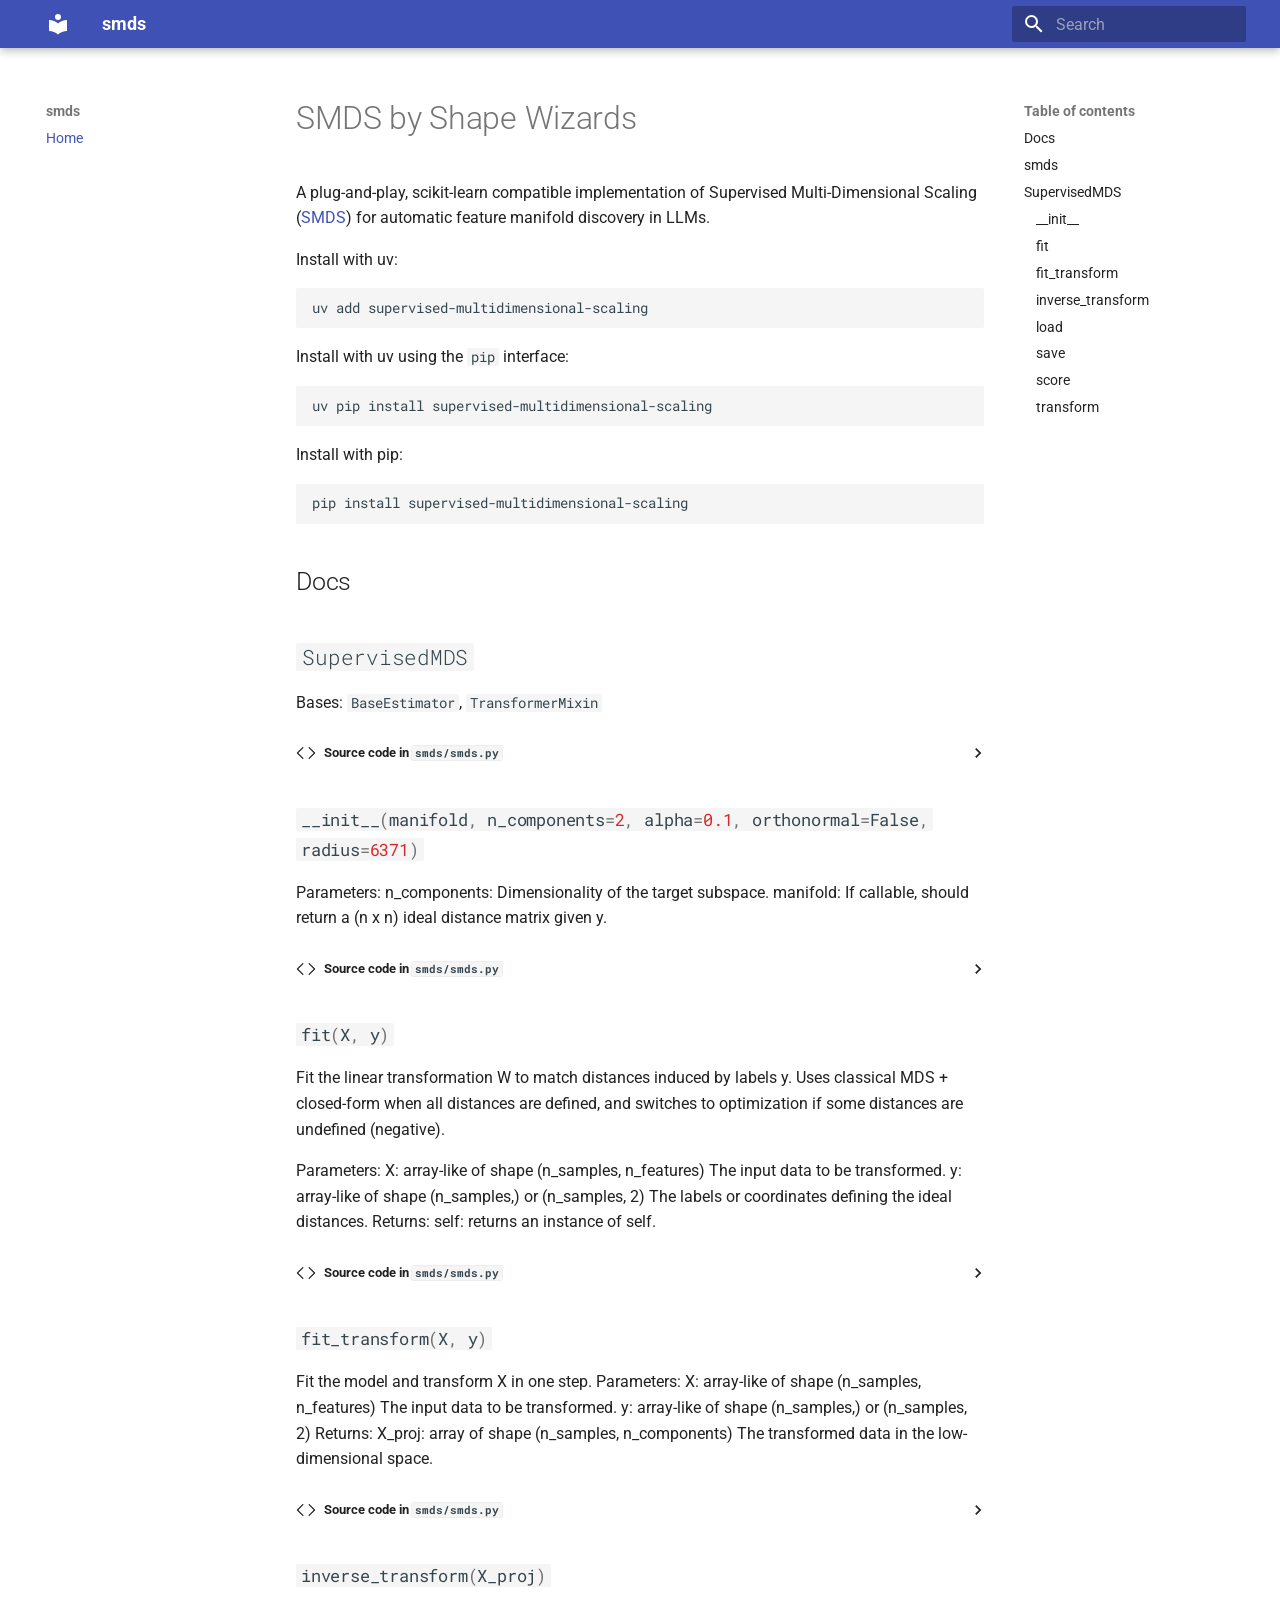
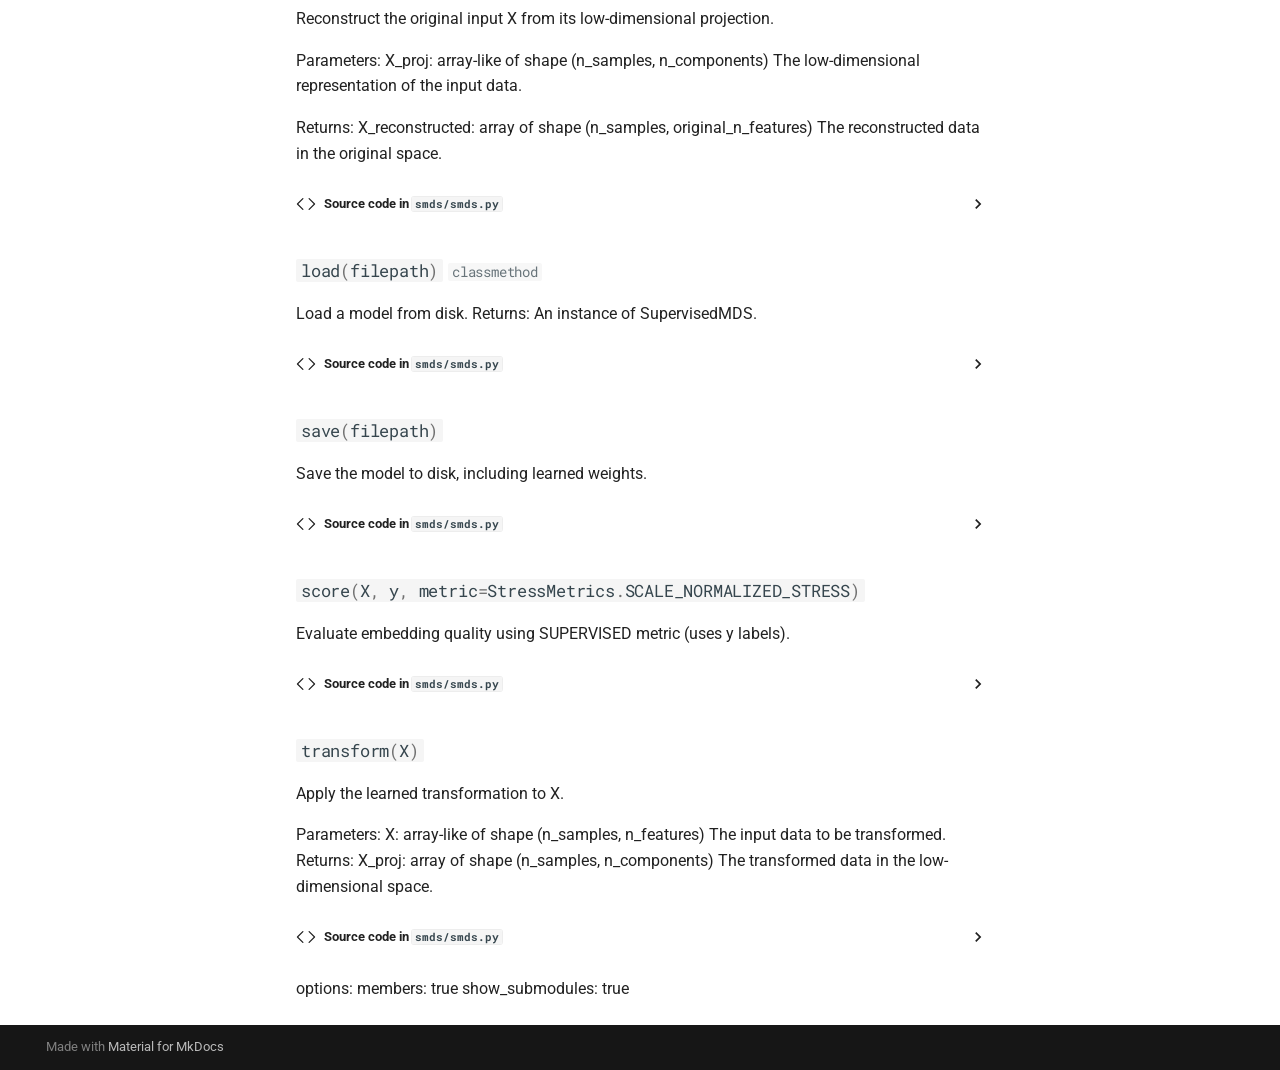
<file: index.html>
<!doctype html>
<html lang="en" class="no-js">
  <head>
    
      <meta charset="utf-8">
      <meta name="viewport" content="width=device-width,initial-scale=1">
      
      
      
        <link rel="canonical" href="https://ukplab.github.io/smds/">
      
      
      
      
        
      
      
      <link rel="icon" href="assets/images/favicon.png">
      <meta name="generator" content="mkdocs-1.6.1, mkdocs-material-9.7.0">
    
    
      
        <title>smds</title>
      
    
    
      <link rel="stylesheet" href="assets/stylesheets/main.618322db.min.css">
      
      


    
    
      
    
    
      
        
        
        <link rel="preconnect" href="https://fonts.gstatic.com" crossorigin>
        <link rel="stylesheet" href="https://fonts.googleapis.com/css?family=Roboto:300,300i,400,400i,700,700i%7CRoboto+Mono:400,400i,700,700i&display=fallback">
        <style>:root{--md-text-font:"Roboto";--md-code-font:"Roboto Mono"}</style>
      
    
    
      <link rel="stylesheet" href="assets/_mkdocstrings.css">
    
    <script>__md_scope=new URL(".",location),__md_hash=e=>[...e].reduce(((e,_)=>(e<<5)-e+_.charCodeAt(0)),0),__md_get=(e,_=localStorage,t=__md_scope)=>JSON.parse(_.getItem(t.pathname+"."+e)),__md_set=(e,_,t=localStorage,a=__md_scope)=>{try{t.setItem(a.pathname+"."+e,JSON.stringify(_))}catch(e){}}</script>
    
      

    
    
  </head>
  
  
    <body dir="ltr">
  
    
    <input class="md-toggle" data-md-toggle="drawer" type="checkbox" id="__drawer" autocomplete="off">
    <input class="md-toggle" data-md-toggle="search" type="checkbox" id="__search" autocomplete="off">
    <label class="md-overlay" for="__drawer"></label>
    <div data-md-component="skip">
      
        
        <a href="#smds-by-shape-wizards" class="md-skip">
          Skip to content
        </a>
      
    </div>
    <div data-md-component="announce">
      
    </div>
    
    
      

  

<header class="md-header md-header--shadow" data-md-component="header">
  <nav class="md-header__inner md-grid" aria-label="Header">
    <a href="." title="smds" class="md-header__button md-logo" aria-label="smds" data-md-component="logo">
      
  
  <svg xmlns="http://www.w3.org/2000/svg" viewBox="0 0 24 24"><path d="M12 8a3 3 0 0 0 3-3 3 3 0 0 0-3-3 3 3 0 0 0-3 3 3 3 0 0 0 3 3m0 3.54C9.64 9.35 6.5 8 3 8v11c3.5 0 6.64 1.35 9 3.54 2.36-2.19 5.5-3.54 9-3.54V8c-3.5 0-6.64 1.35-9 3.54"/></svg>

    </a>
    <label class="md-header__button md-icon" for="__drawer">
      
      <svg xmlns="http://www.w3.org/2000/svg" viewBox="0 0 24 24"><path d="M3 6h18v2H3zm0 5h18v2H3zm0 5h18v2H3z"/></svg>
    </label>
    <div class="md-header__title" data-md-component="header-title">
      <div class="md-header__ellipsis">
        <div class="md-header__topic">
          <span class="md-ellipsis">
            smds
          </span>
        </div>
        <div class="md-header__topic" data-md-component="header-topic">
          <span class="md-ellipsis">
            
              Home
            
          </span>
        </div>
      </div>
    </div>
    
    
      <script>var palette=__md_get("__palette");if(palette&&palette.color){if("(prefers-color-scheme)"===palette.color.media){var media=matchMedia("(prefers-color-scheme: light)"),input=document.querySelector(media.matches?"[data-md-color-media='(prefers-color-scheme: light)']":"[data-md-color-media='(prefers-color-scheme: dark)']");palette.color.media=input.getAttribute("data-md-color-media"),palette.color.scheme=input.getAttribute("data-md-color-scheme"),palette.color.primary=input.getAttribute("data-md-color-primary"),palette.color.accent=input.getAttribute("data-md-color-accent")}for(var[key,value]of Object.entries(palette.color))document.body.setAttribute("data-md-color-"+key,value)}</script>
    
    
    
      
      
        <label class="md-header__button md-icon" for="__search">
          
          <svg xmlns="http://www.w3.org/2000/svg" viewBox="0 0 24 24"><path d="M9.5 3A6.5 6.5 0 0 1 16 9.5c0 1.61-.59 3.09-1.56 4.23l.27.27h.79l5 5-1.5 1.5-5-5v-.79l-.27-.27A6.52 6.52 0 0 1 9.5 16 6.5 6.5 0 0 1 3 9.5 6.5 6.5 0 0 1 9.5 3m0 2C7 5 5 7 5 9.5S7 14 9.5 14 14 12 14 9.5 12 5 9.5 5"/></svg>
        </label>
        <div class="md-search" data-md-component="search" role="dialog">
  <label class="md-search__overlay" for="__search"></label>
  <div class="md-search__inner" role="search">
    <form class="md-search__form" name="search">
      <input type="text" class="md-search__input" name="query" aria-label="Search" placeholder="Search" autocapitalize="off" autocorrect="off" autocomplete="off" spellcheck="false" data-md-component="search-query" required>
      <label class="md-search__icon md-icon" for="__search">
        
        <svg xmlns="http://www.w3.org/2000/svg" viewBox="0 0 24 24"><path d="M9.5 3A6.5 6.5 0 0 1 16 9.5c0 1.61-.59 3.09-1.56 4.23l.27.27h.79l5 5-1.5 1.5-5-5v-.79l-.27-.27A6.52 6.52 0 0 1 9.5 16 6.5 6.5 0 0 1 3 9.5 6.5 6.5 0 0 1 9.5 3m0 2C7 5 5 7 5 9.5S7 14 9.5 14 14 12 14 9.5 12 5 9.5 5"/></svg>
        
        <svg xmlns="http://www.w3.org/2000/svg" viewBox="0 0 24 24"><path d="M20 11v2H8l5.5 5.5-1.42 1.42L4.16 12l7.92-7.92L13.5 5.5 8 11z"/></svg>
      </label>
      <nav class="md-search__options" aria-label="Search">
        
        <button type="reset" class="md-search__icon md-icon" title="Clear" aria-label="Clear" tabindex="-1">
          
          <svg xmlns="http://www.w3.org/2000/svg" viewBox="0 0 24 24"><path d="M19 6.41 17.59 5 12 10.59 6.41 5 5 6.41 10.59 12 5 17.59 6.41 19 12 13.41 17.59 19 19 17.59 13.41 12z"/></svg>
        </button>
      </nav>
      
    </form>
    <div class="md-search__output">
      <div class="md-search__scrollwrap" tabindex="0" data-md-scrollfix>
        <div class="md-search-result" data-md-component="search-result">
          <div class="md-search-result__meta">
            Initializing search
          </div>
          <ol class="md-search-result__list" role="presentation"></ol>
        </div>
      </div>
    </div>
  </div>
</div>
      
    
    
  </nav>
  
</header>
    
    <div class="md-container" data-md-component="container">
      
      
        
          
        
      
      <main class="md-main" data-md-component="main">
        <div class="md-main__inner md-grid">
          
            
              
              <div class="md-sidebar md-sidebar--primary" data-md-component="sidebar" data-md-type="navigation" >
                <div class="md-sidebar__scrollwrap">
                  <div class="md-sidebar__inner">
                    



<nav class="md-nav md-nav--primary" aria-label="Navigation" data-md-level="0">
  <label class="md-nav__title" for="__drawer">
    <a href="." title="smds" class="md-nav__button md-logo" aria-label="smds" data-md-component="logo">
      
  
  <svg xmlns="http://www.w3.org/2000/svg" viewBox="0 0 24 24"><path d="M12 8a3 3 0 0 0 3-3 3 3 0 0 0-3-3 3 3 0 0 0-3 3 3 3 0 0 0 3 3m0 3.54C9.64 9.35 6.5 8 3 8v11c3.5 0 6.64 1.35 9 3.54 2.36-2.19 5.5-3.54 9-3.54V8c-3.5 0-6.64 1.35-9 3.54"/></svg>

    </a>
    smds
  </label>
  
  <ul class="md-nav__list" data-md-scrollfix>
    
      
      
  
  
    
  
  
  
    <li class="md-nav__item md-nav__item--active">
      
      <input class="md-nav__toggle md-toggle" type="checkbox" id="__toc">
      
      
        
      
      
        <label class="md-nav__link md-nav__link--active" for="__toc">
          
  
  
  <span class="md-ellipsis">
    
  
    Home
  

    
  </span>
  
  

          <span class="md-nav__icon md-icon"></span>
        </label>
      
      <a href="." class="md-nav__link md-nav__link--active">
        
  
  
  <span class="md-ellipsis">
    
  
    Home
  

    
  </span>
  
  

      </a>
      
        

<nav class="md-nav md-nav--secondary" aria-label="Table of contents">
  
  
  
    
  
  
    <label class="md-nav__title" for="__toc">
      <span class="md-nav__icon md-icon"></span>
      Table of contents
    </label>
    <ul class="md-nav__list" data-md-component="toc" data-md-scrollfix>
      
        <li class="md-nav__item">
  <a href="#docs" class="md-nav__link">
    <span class="md-ellipsis">
      
        Docs
      
    </span>
  </a>
  
</li>
      
        <li class="md-nav__item">
  <a href="#smds" class="md-nav__link">
    <span class="md-ellipsis">
      
        smds
      
    </span>
  </a>
  
</li>
      
        <li class="md-nav__item">
  <a href="#smds.SupervisedMDS" class="md-nav__link">
    <span class="md-ellipsis">
      
        SupervisedMDS
      
    </span>
  </a>
  
    <nav class="md-nav" aria-label="SupervisedMDS">
      <ul class="md-nav__list">
        
          <li class="md-nav__item">
  <a href="#smds.SupervisedMDS.__init__" class="md-nav__link">
    <span class="md-ellipsis">
      
        __init__
      
    </span>
  </a>
  
</li>
        
          <li class="md-nav__item">
  <a href="#smds.SupervisedMDS.fit" class="md-nav__link">
    <span class="md-ellipsis">
      
        fit
      
    </span>
  </a>
  
</li>
        
          <li class="md-nav__item">
  <a href="#smds.SupervisedMDS.fit_transform" class="md-nav__link">
    <span class="md-ellipsis">
      
        fit_transform
      
    </span>
  </a>
  
</li>
        
          <li class="md-nav__item">
  <a href="#smds.SupervisedMDS.inverse_transform" class="md-nav__link">
    <span class="md-ellipsis">
      
        inverse_transform
      
    </span>
  </a>
  
</li>
        
          <li class="md-nav__item">
  <a href="#smds.SupervisedMDS.load" class="md-nav__link">
    <span class="md-ellipsis">
      
        load
      
    </span>
  </a>
  
</li>
        
          <li class="md-nav__item">
  <a href="#smds.SupervisedMDS.save" class="md-nav__link">
    <span class="md-ellipsis">
      
        save
      
    </span>
  </a>
  
</li>
        
          <li class="md-nav__item">
  <a href="#smds.SupervisedMDS.score" class="md-nav__link">
    <span class="md-ellipsis">
      
        score
      
    </span>
  </a>
  
</li>
        
          <li class="md-nav__item">
  <a href="#smds.SupervisedMDS.transform" class="md-nav__link">
    <span class="md-ellipsis">
      
        transform
      
    </span>
  </a>
  
</li>
        
      </ul>
    </nav>
  
</li>
      
    </ul>
  
</nav>
      
    </li>
  

    
  </ul>
</nav>
                  </div>
                </div>
              </div>
            
            
              
              <div class="md-sidebar md-sidebar--secondary" data-md-component="sidebar" data-md-type="toc" >
                <div class="md-sidebar__scrollwrap">
                  <div class="md-sidebar__inner">
                    

<nav class="md-nav md-nav--secondary" aria-label="Table of contents">
  
  
  
    
  
  
    <label class="md-nav__title" for="__toc">
      <span class="md-nav__icon md-icon"></span>
      Table of contents
    </label>
    <ul class="md-nav__list" data-md-component="toc" data-md-scrollfix>
      
        <li class="md-nav__item">
  <a href="#docs" class="md-nav__link">
    <span class="md-ellipsis">
      
        Docs
      
    </span>
  </a>
  
</li>
      
        <li class="md-nav__item">
  <a href="#smds" class="md-nav__link">
    <span class="md-ellipsis">
      
        smds
      
    </span>
  </a>
  
</li>
      
        <li class="md-nav__item">
  <a href="#smds.SupervisedMDS" class="md-nav__link">
    <span class="md-ellipsis">
      
        SupervisedMDS
      
    </span>
  </a>
  
    <nav class="md-nav" aria-label="SupervisedMDS">
      <ul class="md-nav__list">
        
          <li class="md-nav__item">
  <a href="#smds.SupervisedMDS.__init__" class="md-nav__link">
    <span class="md-ellipsis">
      
        __init__
      
    </span>
  </a>
  
</li>
        
          <li class="md-nav__item">
  <a href="#smds.SupervisedMDS.fit" class="md-nav__link">
    <span class="md-ellipsis">
      
        fit
      
    </span>
  </a>
  
</li>
        
          <li class="md-nav__item">
  <a href="#smds.SupervisedMDS.fit_transform" class="md-nav__link">
    <span class="md-ellipsis">
      
        fit_transform
      
    </span>
  </a>
  
</li>
        
          <li class="md-nav__item">
  <a href="#smds.SupervisedMDS.inverse_transform" class="md-nav__link">
    <span class="md-ellipsis">
      
        inverse_transform
      
    </span>
  </a>
  
</li>
        
          <li class="md-nav__item">
  <a href="#smds.SupervisedMDS.load" class="md-nav__link">
    <span class="md-ellipsis">
      
        load
      
    </span>
  </a>
  
</li>
        
          <li class="md-nav__item">
  <a href="#smds.SupervisedMDS.save" class="md-nav__link">
    <span class="md-ellipsis">
      
        save
      
    </span>
  </a>
  
</li>
        
          <li class="md-nav__item">
  <a href="#smds.SupervisedMDS.score" class="md-nav__link">
    <span class="md-ellipsis">
      
        score
      
    </span>
  </a>
  
</li>
        
          <li class="md-nav__item">
  <a href="#smds.SupervisedMDS.transform" class="md-nav__link">
    <span class="md-ellipsis">
      
        transform
      
    </span>
  </a>
  
</li>
        
      </ul>
    </nav>
  
</li>
      
    </ul>
  
</nav>
                  </div>
                </div>
              </div>
            
          
          
            <div class="md-content" data-md-component="content">
              
              <article class="md-content__inner md-typeset">
                
                  



<h1 id="smds-by-shape-wizards">SMDS by Shape Wizards</h1>
<p>A plug-and-play, scikit-learn compatible implementation of Supervised Multi-Dimensional Scaling (<a href="https://arxiv.org/html/2510.01025v1">SMDS</a>) for automatic
feature manifold discovery in LLMs.</p>
<p>Install with uv:</p>
<pre><code class="language-shell">uv add supervised-multidimensional-scaling
</code></pre>
<p>Install with uv using the <code>pip</code> interface:</p>
<pre><code class="language-shell">uv pip install supervised-multidimensional-scaling
</code></pre>
<p>Install with pip:</p>
<pre><code class="language-shell">pip install supervised-multidimensional-scaling
</code></pre>
<h2 id="docs">Docs</h2>


<div class="doc doc-object doc-module">



<a id="smds"></a>
    <div class="doc doc-contents first">










  <div class="doc doc-children">









<div class="doc doc-object doc-class">



<h2 id="smds.SupervisedMDS" class="doc doc-heading">
            <code>SupervisedMDS</code>


</h2>


    <div class="doc doc-contents ">
            <p class="doc doc-class-bases">
              Bases: <code><span title="sklearn.base.BaseEstimator">BaseEstimator</span></code>, <code><span title="sklearn.base.TransformerMixin">TransformerMixin</span></code></p>










              <details class="mkdocstrings-source">
                <summary>Source code in <code>smds/smds.py</code></summary>
                <div class="highlight"><table class="highlighttable"><tr><td class="linenos"><div class="linenodiv"><pre><span></span><span class="normal"> 18</span>
<span class="normal"> 19</span>
<span class="normal"> 20</span>
<span class="normal"> 21</span>
<span class="normal"> 22</span>
<span class="normal"> 23</span>
<span class="normal"> 24</span>
<span class="normal"> 25</span>
<span class="normal"> 26</span>
<span class="normal"> 27</span>
<span class="normal"> 28</span>
<span class="normal"> 29</span>
<span class="normal"> 30</span>
<span class="normal"> 31</span>
<span class="normal"> 32</span>
<span class="normal"> 33</span>
<span class="normal"> 34</span>
<span class="normal"> 35</span>
<span class="normal"> 36</span>
<span class="normal"> 37</span>
<span class="normal"> 38</span>
<span class="normal"> 39</span>
<span class="normal"> 40</span>
<span class="normal"> 41</span>
<span class="normal"> 42</span>
<span class="normal"> 43</span>
<span class="normal"> 44</span>
<span class="normal"> 45</span>
<span class="normal"> 46</span>
<span class="normal"> 47</span>
<span class="normal"> 48</span>
<span class="normal"> 49</span>
<span class="normal"> 50</span>
<span class="normal"> 51</span>
<span class="normal"> 52</span>
<span class="normal"> 53</span>
<span class="normal"> 54</span>
<span class="normal"> 55</span>
<span class="normal"> 56</span>
<span class="normal"> 57</span>
<span class="normal"> 58</span>
<span class="normal"> 59</span>
<span class="normal"> 60</span>
<span class="normal"> 61</span>
<span class="normal"> 62</span>
<span class="normal"> 63</span>
<span class="normal"> 64</span>
<span class="normal"> 65</span>
<span class="normal"> 66</span>
<span class="normal"> 67</span>
<span class="normal"> 68</span>
<span class="normal"> 69</span>
<span class="normal"> 70</span>
<span class="normal"> 71</span>
<span class="normal"> 72</span>
<span class="normal"> 73</span>
<span class="normal"> 74</span>
<span class="normal"> 75</span>
<span class="normal"> 76</span>
<span class="normal"> 77</span>
<span class="normal"> 78</span>
<span class="normal"> 79</span>
<span class="normal"> 80</span>
<span class="normal"> 81</span>
<span class="normal"> 82</span>
<span class="normal"> 83</span>
<span class="normal"> 84</span>
<span class="normal"> 85</span>
<span class="normal"> 86</span>
<span class="normal"> 87</span>
<span class="normal"> 88</span>
<span class="normal"> 89</span>
<span class="normal"> 90</span>
<span class="normal"> 91</span>
<span class="normal"> 92</span>
<span class="normal"> 93</span>
<span class="normal"> 94</span>
<span class="normal"> 95</span>
<span class="normal"> 96</span>
<span class="normal"> 97</span>
<span class="normal"> 98</span>
<span class="normal"> 99</span>
<span class="normal">100</span>
<span class="normal">101</span>
<span class="normal">102</span>
<span class="normal">103</span>
<span class="normal">104</span>
<span class="normal">105</span>
<span class="normal">106</span>
<span class="normal">107</span>
<span class="normal">108</span>
<span class="normal">109</span>
<span class="normal">110</span>
<span class="normal">111</span>
<span class="normal">112</span>
<span class="normal">113</span>
<span class="normal">114</span>
<span class="normal">115</span>
<span class="normal">116</span>
<span class="normal">117</span>
<span class="normal">118</span>
<span class="normal">119</span>
<span class="normal">120</span>
<span class="normal">121</span>
<span class="normal">122</span>
<span class="normal">123</span>
<span class="normal">124</span>
<span class="normal">125</span>
<span class="normal">126</span>
<span class="normal">127</span>
<span class="normal">128</span>
<span class="normal">129</span>
<span class="normal">130</span>
<span class="normal">131</span>
<span class="normal">132</span>
<span class="normal">133</span>
<span class="normal">134</span>
<span class="normal">135</span>
<span class="normal">136</span>
<span class="normal">137</span>
<span class="normal">138</span>
<span class="normal">139</span>
<span class="normal">140</span>
<span class="normal">141</span>
<span class="normal">142</span>
<span class="normal">143</span>
<span class="normal">144</span>
<span class="normal">145</span>
<span class="normal">146</span>
<span class="normal">147</span>
<span class="normal">148</span>
<span class="normal">149</span>
<span class="normal">150</span>
<span class="normal">151</span>
<span class="normal">152</span>
<span class="normal">153</span>
<span class="normal">154</span>
<span class="normal">155</span>
<span class="normal">156</span>
<span class="normal">157</span>
<span class="normal">158</span>
<span class="normal">159</span>
<span class="normal">160</span>
<span class="normal">161</span>
<span class="normal">162</span>
<span class="normal">163</span>
<span class="normal">164</span>
<span class="normal">165</span>
<span class="normal">166</span>
<span class="normal">167</span>
<span class="normal">168</span>
<span class="normal">169</span>
<span class="normal">170</span>
<span class="normal">171</span>
<span class="normal">172</span>
<span class="normal">173</span>
<span class="normal">174</span>
<span class="normal">175</span>
<span class="normal">176</span>
<span class="normal">177</span>
<span class="normal">178</span>
<span class="normal">179</span>
<span class="normal">180</span>
<span class="normal">181</span>
<span class="normal">182</span>
<span class="normal">183</span>
<span class="normal">184</span>
<span class="normal">185</span>
<span class="normal">186</span>
<span class="normal">187</span>
<span class="normal">188</span>
<span class="normal">189</span>
<span class="normal">190</span>
<span class="normal">191</span>
<span class="normal">192</span>
<span class="normal">193</span>
<span class="normal">194</span>
<span class="normal">195</span>
<span class="normal">196</span>
<span class="normal">197</span>
<span class="normal">198</span>
<span class="normal">199</span>
<span class="normal">200</span>
<span class="normal">201</span>
<span class="normal">202</span>
<span class="normal">203</span>
<span class="normal">204</span>
<span class="normal">205</span>
<span class="normal">206</span>
<span class="normal">207</span>
<span class="normal">208</span>
<span class="normal">209</span>
<span class="normal">210</span>
<span class="normal">211</span>
<span class="normal">212</span>
<span class="normal">213</span>
<span class="normal">214</span>
<span class="normal">215</span>
<span class="normal">216</span>
<span class="normal">217</span>
<span class="normal">218</span>
<span class="normal">219</span>
<span class="normal">220</span>
<span class="normal">221</span>
<span class="normal">222</span>
<span class="normal">223</span>
<span class="normal">224</span>
<span class="normal">225</span>
<span class="normal">226</span>
<span class="normal">227</span>
<span class="normal">228</span>
<span class="normal">229</span>
<span class="normal">230</span>
<span class="normal">231</span>
<span class="normal">232</span>
<span class="normal">233</span>
<span class="normal">234</span>
<span class="normal">235</span>
<span class="normal">236</span>
<span class="normal">237</span>
<span class="normal">238</span>
<span class="normal">239</span>
<span class="normal">240</span>
<span class="normal">241</span>
<span class="normal">242</span>
<span class="normal">243</span>
<span class="normal">244</span>
<span class="normal">245</span>
<span class="normal">246</span>
<span class="normal">247</span>
<span class="normal">248</span>
<span class="normal">249</span>
<span class="normal">250</span>
<span class="normal">251</span>
<span class="normal">252</span>
<span class="normal">253</span>
<span class="normal">254</span>
<span class="normal">255</span>
<span class="normal">256</span>
<span class="normal">257</span>
<span class="normal">258</span>
<span class="normal">259</span>
<span class="normal">260</span>
<span class="normal">261</span>
<span class="normal">262</span>
<span class="normal">263</span>
<span class="normal">264</span>
<span class="normal">265</span>
<span class="normal">266</span>
<span class="normal">267</span>
<span class="normal">268</span>
<span class="normal">269</span>
<span class="normal">270</span>
<span class="normal">271</span>
<span class="normal">272</span>
<span class="normal">273</span>
<span class="normal">274</span>
<span class="normal">275</span>
<span class="normal">276</span>
<span class="normal">277</span>
<span class="normal">278</span>
<span class="normal">279</span></pre></div></td><td class="code"><div><pre><span></span><code><span class="k">class</span><span class="w"> </span><span class="nc">SupervisedMDS</span><span class="p">(</span><span class="n">BaseEstimator</span><span class="p">,</span> <span class="n">TransformerMixin</span><span class="p">):</span>  <span class="c1"># type: ignore[misc]</span>
    <span class="k">def</span><span class="w"> </span><span class="fm">__init__</span><span class="p">(</span>
        <span class="bp">self</span><span class="p">,</span>
        <span class="n">manifold</span><span class="p">:</span> <span class="n">Callable</span><span class="p">[[</span><span class="n">np</span><span class="o">.</span><span class="n">ndarray</span><span class="p">],</span> <span class="n">np</span><span class="o">.</span><span class="n">ndarray</span><span class="p">],</span>
        <span class="n">n_components</span><span class="p">:</span> <span class="nb">int</span> <span class="o">=</span> <span class="mi">2</span><span class="p">,</span>
        <span class="n">alpha</span><span class="p">:</span> <span class="nb">float</span> <span class="o">=</span> <span class="mf">0.1</span><span class="p">,</span>
        <span class="n">orthonormal</span><span class="p">:</span> <span class="nb">bool</span> <span class="o">=</span> <span class="kc">False</span><span class="p">,</span>
        <span class="n">radius</span><span class="p">:</span> <span class="nb">float</span> <span class="o">=</span> <span class="mi">6371</span><span class="p">,</span>
    <span class="p">):</span>
<span class="w">        </span><span class="sd">&quot;&quot;&quot;</span>
<span class="sd">        Parameters:</span>
<span class="sd">            n_components:</span>
<span class="sd">                Dimensionality of the target subspace.</span>
<span class="sd">            manifold:</span>
<span class="sd">                If callable, should return a (n x n) ideal distance matrix given y.</span>
<span class="sd">        &quot;&quot;&quot;</span>
        <span class="bp">self</span><span class="o">.</span><span class="n">n_components</span> <span class="o">=</span> <span class="n">n_components</span>
        <span class="bp">self</span><span class="o">.</span><span class="n">manifold</span> <span class="o">=</span> <span class="n">manifold</span>
        <span class="bp">self</span><span class="o">.</span><span class="n">W_</span> <span class="o">=</span> <span class="kc">None</span>
        <span class="bp">self</span><span class="o">.</span><span class="n">alpha</span> <span class="o">=</span> <span class="n">alpha</span>
        <span class="bp">self</span><span class="o">.</span><span class="n">orthonormal</span> <span class="o">=</span> <span class="n">orthonormal</span>
        <span class="bp">self</span><span class="o">.</span><span class="n">radius</span> <span class="o">=</span> <span class="n">radius</span>  <span class="c1"># Only used for spherical manifolds</span>
        <span class="bp">self</span><span class="o">.</span><span class="n">_X_mean</span> <span class="o">=</span> <span class="kc">None</span>
        <span class="bp">self</span><span class="o">.</span><span class="n">_Y_mean</span> <span class="o">=</span> <span class="kc">None</span>
        <span class="k">if</span> <span class="n">orthonormal</span> <span class="ow">and</span> <span class="n">alpha</span> <span class="o">!=</span> <span class="mi">0</span><span class="p">:</span>
            <span class="nb">print</span><span class="p">(</span><span class="s2">&quot;Warning: orthonormal=True and alpha!=0. alpha will be ignored.&quot;</span><span class="p">)</span>

    <span class="k">def</span><span class="w"> </span><span class="nf">_compute_ideal_distances</span><span class="p">(</span><span class="bp">self</span><span class="p">,</span> <span class="n">y</span><span class="p">:</span> <span class="n">np</span><span class="o">.</span><span class="n">ndarray</span><span class="p">,</span> <span class="n">threshold</span><span class="p">:</span> <span class="nb">int</span> <span class="o">=</span> <span class="mi">2</span><span class="p">)</span> <span class="o">-&gt;</span> <span class="n">np</span><span class="o">.</span><span class="n">ndarray</span><span class="p">:</span>
<span class="w">        </span><span class="sd">&quot;&quot;&quot;</span>
<span class="sd">        Compute ideal pairwise distance matrix D based on labels y and specified self.manifold.</span>
<span class="sd">        &quot;&quot;&quot;</span>
        <span class="k">if</span> <span class="nb">callable</span><span class="p">(</span><span class="bp">self</span><span class="o">.</span><span class="n">manifold</span><span class="p">):</span>
            <span class="n">D</span><span class="p">:</span> <span class="n">np</span><span class="o">.</span><span class="n">ndarray</span> <span class="o">=</span> <span class="bp">self</span><span class="o">.</span><span class="n">manifold</span><span class="p">(</span><span class="n">y</span><span class="p">)</span>
        <span class="k">else</span><span class="p">:</span>
            <span class="k">raise</span> <span class="ne">ValueError</span><span class="p">(</span><span class="s2">&quot;Invalid manifold specification.&quot;</span><span class="p">)</span>

        <span class="k">return</span> <span class="n">D</span>

    <span class="k">def</span><span class="w"> </span><span class="nf">_classical_mds</span><span class="p">(</span><span class="bp">self</span><span class="p">,</span> <span class="n">D</span><span class="p">:</span> <span class="n">np</span><span class="o">.</span><span class="n">ndarray</span><span class="p">)</span> <span class="o">-&gt;</span> <span class="n">np</span><span class="o">.</span><span class="n">ndarray</span><span class="p">:</span>
<span class="w">        </span><span class="sd">&quot;&quot;&quot;</span>
<span class="sd">        Perform Classical MDS on the distance matrix D to obtain a low-dimensional embedding.</span>
<span class="sd">        This is the template manifold for the supervised MDS.</span>
<span class="sd">        &quot;&quot;&quot;</span>
        <span class="c1"># Square distances</span>
        <span class="n">D2</span> <span class="o">=</span> <span class="n">D</span><span class="o">**</span><span class="mi">2</span>

        <span class="c1"># Double centering</span>
        <span class="n">n</span> <span class="o">=</span> <span class="n">D2</span><span class="o">.</span><span class="n">shape</span><span class="p">[</span><span class="mi">0</span><span class="p">]</span>
        <span class="n">H</span> <span class="o">=</span> <span class="n">np</span><span class="o">.</span><span class="n">eye</span><span class="p">(</span><span class="n">n</span><span class="p">)</span> <span class="o">-</span> <span class="n">np</span><span class="o">.</span><span class="n">ones</span><span class="p">((</span><span class="n">n</span><span class="p">,</span> <span class="n">n</span><span class="p">))</span> <span class="o">/</span> <span class="n">n</span>
        <span class="n">B</span> <span class="o">=</span> <span class="o">-</span><span class="mf">0.5</span> <span class="o">*</span> <span class="n">H</span> <span class="o">@</span> <span class="n">D2</span> <span class="o">@</span> <span class="n">H</span>

        <span class="c1"># Eigen-decomposition</span>
        <span class="n">eigvals</span><span class="p">,</span> <span class="n">eigvecs</span> <span class="o">=</span> <span class="n">eigh</span><span class="p">(</span><span class="n">B</span><span class="p">)</span>
        <span class="n">idx</span> <span class="o">=</span> <span class="n">np</span><span class="o">.</span><span class="n">argsort</span><span class="p">(</span><span class="n">eigvals</span><span class="p">)[::</span><span class="o">-</span><span class="mi">1</span><span class="p">]</span>
        <span class="n">eigvals</span> <span class="o">=</span> <span class="n">eigvals</span><span class="p">[</span><span class="n">idx</span><span class="p">][:</span> <span class="bp">self</span><span class="o">.</span><span class="n">n_components</span><span class="p">]</span>
        <span class="n">eigvecs</span> <span class="o">=</span> <span class="n">eigvecs</span><span class="p">[:,</span> <span class="n">idx</span><span class="p">][:,</span> <span class="p">:</span> <span class="bp">self</span><span class="o">.</span><span class="n">n_components</span><span class="p">]</span>

        <span class="c1"># Embedding computation</span>
        <span class="n">Y</span><span class="p">:</span> <span class="n">np</span><span class="o">.</span><span class="n">ndarray</span> <span class="o">=</span> <span class="n">eigvecs</span> <span class="o">*</span> <span class="n">np</span><span class="o">.</span><span class="n">sqrt</span><span class="p">(</span><span class="n">np</span><span class="o">.</span><span class="n">maximum</span><span class="p">(</span><span class="n">eigvals</span><span class="p">,</span> <span class="mi">0</span><span class="p">))</span>
        <span class="k">return</span> <span class="n">Y</span>

    <span class="k">def</span><span class="w"> </span><span class="nf">_masked_loss</span><span class="p">(</span><span class="bp">self</span><span class="p">,</span> <span class="n">W_flat</span><span class="p">:</span> <span class="n">np</span><span class="o">.</span><span class="n">ndarray</span><span class="p">,</span> <span class="n">X</span><span class="p">:</span> <span class="n">np</span><span class="o">.</span><span class="n">ndarray</span><span class="p">,</span> <span class="n">D</span><span class="p">:</span> <span class="n">np</span><span class="o">.</span><span class="n">ndarray</span><span class="p">,</span> <span class="n">mask</span><span class="p">:</span> <span class="n">np</span><span class="o">.</span><span class="n">ndarray</span><span class="p">)</span> <span class="o">-&gt;</span> <span class="nb">float</span><span class="p">:</span>
<span class="w">        </span><span class="sd">&quot;&quot;&quot;</span>
<span class="sd">        Compute the loss only on the defined distances (where mask is True).</span>
<span class="sd">        &quot;&quot;&quot;</span>
        <span class="n">W</span> <span class="o">=</span> <span class="n">W_flat</span><span class="o">.</span><span class="n">reshape</span><span class="p">((</span><span class="bp">self</span><span class="o">.</span><span class="n">n_components</span><span class="p">,</span> <span class="n">X</span><span class="o">.</span><span class="n">shape</span><span class="p">[</span><span class="mi">1</span><span class="p">]))</span>
        <span class="n">X_proj</span> <span class="o">=</span> <span class="p">(</span><span class="n">W</span> <span class="o">@</span> <span class="n">X</span><span class="o">.</span><span class="n">T</span><span class="p">)</span><span class="o">.</span><span class="n">T</span>
        <span class="n">D_pred</span> <span class="o">=</span> <span class="n">np</span><span class="o">.</span><span class="n">linalg</span><span class="o">.</span><span class="n">norm</span><span class="p">(</span><span class="n">X_proj</span><span class="p">[:,</span> <span class="kc">None</span><span class="p">,</span> <span class="p">:]</span> <span class="o">-</span> <span class="n">X_proj</span><span class="p">[</span><span class="kc">None</span><span class="p">,</span> <span class="p">:,</span> <span class="p">:],</span> <span class="n">axis</span><span class="o">=-</span><span class="mi">1</span><span class="p">)</span>
        <span class="n">loss</span> <span class="o">=</span> <span class="p">(</span><span class="n">D_pred</span> <span class="o">-</span> <span class="n">D</span><span class="p">)[</span><span class="n">mask</span><span class="p">]</span>
        <span class="n">result</span><span class="p">:</span> <span class="nb">float</span> <span class="o">=</span> <span class="nb">float</span><span class="p">(</span><span class="n">np</span><span class="o">.</span><span class="n">sum</span><span class="p">(</span><span class="n">loss</span><span class="o">**</span><span class="mi">2</span><span class="p">))</span>
        <span class="k">return</span> <span class="n">result</span>

    <span class="k">def</span><span class="w"> </span><span class="nf">fit</span><span class="p">(</span><span class="bp">self</span><span class="p">,</span> <span class="n">X</span><span class="p">:</span> <span class="n">np</span><span class="o">.</span><span class="n">ndarray</span><span class="p">,</span> <span class="n">y</span><span class="p">:</span> <span class="n">np</span><span class="o">.</span><span class="n">ndarray</span><span class="p">)</span> <span class="o">-&gt;</span> <span class="s2">&quot;SupervisedMDS&quot;</span><span class="p">:</span>
<span class="w">        </span><span class="sd">&quot;&quot;&quot;</span>
<span class="sd">        Fit the linear transformation W to match distances induced by labels y.</span>
<span class="sd">        Uses classical MDS + closed-form when all distances are defined,</span>
<span class="sd">        and switches to optimization if some distances are undefined (negative).</span>

<span class="sd">        Parameters:</span>
<span class="sd">            X: array-like of shape (n_samples, n_features)</span>
<span class="sd">                The input data to be transformed.</span>
<span class="sd">            y: array-like of shape (n_samples,) or (n_samples, 2)</span>
<span class="sd">                The labels or coordinates defining the ideal distances.</span>
<span class="sd">        Returns:</span>
<span class="sd">            self: returns an instance of self.</span>
<span class="sd">        &quot;&quot;&quot;</span>
        <span class="n">X</span> <span class="o">=</span> <span class="n">np</span><span class="o">.</span><span class="n">asarray</span><span class="p">(</span><span class="n">X</span><span class="p">)</span>
        <span class="n">y</span> <span class="o">=</span> <span class="n">np</span><span class="o">.</span><span class="n">asarray</span><span class="p">(</span><span class="n">y</span><span class="p">)</span><span class="o">.</span><span class="n">squeeze</span><span class="p">()</span>  <span class="c1"># Ensure y is 1D</span>
        <span class="n">D</span> <span class="o">=</span> <span class="bp">self</span><span class="o">.</span><span class="n">_compute_ideal_distances</span><span class="p">(</span><span class="n">y</span><span class="p">)</span>

        <span class="k">if</span> <span class="n">np</span><span class="o">.</span><span class="n">any</span><span class="p">(</span><span class="n">D</span> <span class="o">&lt;</span> <span class="mi">0</span><span class="p">):</span>
            <span class="c1"># Raise warning if any distances are negative</span>
            <span class="nb">print</span><span class="p">(</span><span class="s2">&quot;Warning: Distance matrix is incomplete. Using optimization to fit W.&quot;</span><span class="p">)</span>
            <span class="n">mask</span> <span class="o">=</span> <span class="n">D</span> <span class="o">&gt;=</span> <span class="mi">0</span>
            <span class="n">rng</span> <span class="o">=</span> <span class="n">np</span><span class="o">.</span><span class="n">random</span><span class="o">.</span><span class="n">default_rng</span><span class="p">(</span><span class="mi">42</span><span class="p">)</span>
            <span class="n">W0</span> <span class="o">=</span> <span class="n">rng</span><span class="o">.</span><span class="n">normal</span><span class="p">(</span><span class="n">scale</span><span class="o">=</span><span class="mf">0.01</span><span class="p">,</span> <span class="n">size</span><span class="o">=</span><span class="p">(</span><span class="bp">self</span><span class="o">.</span><span class="n">n_components</span><span class="p">,</span> <span class="n">X</span><span class="o">.</span><span class="n">shape</span><span class="p">[</span><span class="mi">1</span><span class="p">]))</span>

            <span class="n">result</span> <span class="o">=</span> <span class="n">minimize</span><span class="p">(</span><span class="bp">self</span><span class="o">.</span><span class="n">_masked_loss</span><span class="p">,</span> <span class="n">W0</span><span class="o">.</span><span class="n">ravel</span><span class="p">(),</span> <span class="n">args</span><span class="o">=</span><span class="p">(</span><span class="n">X</span><span class="p">,</span> <span class="n">D</span><span class="p">,</span> <span class="n">mask</span><span class="p">),</span> <span class="n">method</span><span class="o">=</span><span class="s2">&quot;L-BFGS-B&quot;</span><span class="p">)</span>
            <span class="bp">self</span><span class="o">.</span><span class="n">W_</span> <span class="o">=</span> <span class="n">result</span><span class="o">.</span><span class="n">x</span><span class="o">.</span><span class="n">reshape</span><span class="p">((</span><span class="bp">self</span><span class="o">.</span><span class="n">n_components</span><span class="p">,</span> <span class="n">X</span><span class="o">.</span><span class="n">shape</span><span class="p">[</span><span class="mi">1</span><span class="p">]))</span>
        <span class="k">else</span><span class="p">:</span>
            <span class="c1"># Use classical MDS + closed-form least squares</span>
            <span class="n">Y</span> <span class="o">=</span> <span class="bp">self</span><span class="o">.</span><span class="n">_classical_mds</span><span class="p">(</span><span class="n">D</span><span class="p">)</span>
            <span class="bp">self</span><span class="o">.</span><span class="n">Y_</span> <span class="o">=</span> <span class="n">Y</span>

            <span class="bp">self</span><span class="o">.</span><span class="n">_X_mean</span> <span class="o">=</span> <span class="n">X</span><span class="o">.</span><span class="n">mean</span><span class="p">(</span><span class="n">axis</span><span class="o">=</span><span class="mi">0</span><span class="p">)</span>  <span class="c1"># Centering</span>
            <span class="bp">self</span><span class="o">.</span><span class="n">_Y_mean</span> <span class="o">=</span> <span class="n">Y</span><span class="o">.</span><span class="n">mean</span><span class="p">(</span><span class="n">axis</span><span class="o">=</span><span class="mi">0</span><span class="p">)</span>  <span class="c1"># Centering Y</span>
            <span class="n">X_centered</span> <span class="o">=</span> <span class="n">X</span> <span class="o">-</span> <span class="n">X</span><span class="o">.</span><span class="n">mean</span><span class="p">(</span><span class="n">axis</span><span class="o">=</span><span class="mi">0</span><span class="p">)</span>
            <span class="n">Y_centered</span> <span class="o">=</span> <span class="n">Y</span> <span class="o">-</span> <span class="n">Y</span><span class="o">.</span><span class="n">mean</span><span class="p">(</span><span class="n">axis</span><span class="o">=</span><span class="mi">0</span><span class="p">)</span>
            <span class="k">if</span> <span class="bp">self</span><span class="o">.</span><span class="n">orthonormal</span><span class="p">:</span>
                <span class="c1"># Orthogonal Procrustes</span>
                <span class="n">M</span> <span class="o">=</span> <span class="n">Y_centered</span><span class="o">.</span><span class="n">T</span> <span class="o">@</span> <span class="n">X_centered</span>
                <span class="n">U</span><span class="p">,</span> <span class="n">_</span><span class="p">,</span> <span class="n">Vt</span> <span class="o">=</span> <span class="n">np</span><span class="o">.</span><span class="n">linalg</span><span class="o">.</span><span class="n">svd</span><span class="p">(</span><span class="n">M</span><span class="p">)</span>
                <span class="bp">self</span><span class="o">.</span><span class="n">W_</span> <span class="o">=</span> <span class="n">U</span> <span class="o">@</span> <span class="n">Vt</span>
            <span class="k">else</span><span class="p">:</span>
                <span class="k">if</span> <span class="bp">self</span><span class="o">.</span><span class="n">alpha</span> <span class="o">==</span> <span class="mi">0</span><span class="p">:</span>
                    <span class="bp">self</span><span class="o">.</span><span class="n">W_</span> <span class="o">=</span> <span class="n">Y_centered</span><span class="o">.</span><span class="n">T</span> <span class="o">@</span> <span class="n">np</span><span class="o">.</span><span class="n">linalg</span><span class="o">.</span><span class="n">pinv</span><span class="p">(</span><span class="n">X_centered</span><span class="o">.</span><span class="n">T</span><span class="p">)</span>
                <span class="k">else</span><span class="p">:</span>
                    <span class="n">XtX</span> <span class="o">=</span> <span class="n">X_centered</span><span class="o">.</span><span class="n">T</span> <span class="o">@</span> <span class="n">X_centered</span>
                    <span class="n">XtX_reg</span> <span class="o">=</span> <span class="n">XtX</span> <span class="o">+</span> <span class="bp">self</span><span class="o">.</span><span class="n">alpha</span> <span class="o">*</span> <span class="n">np</span><span class="o">.</span><span class="n">eye</span><span class="p">(</span><span class="n">XtX</span><span class="o">.</span><span class="n">shape</span><span class="p">[</span><span class="mi">0</span><span class="p">])</span>
                    <span class="n">XtX_inv</span> <span class="o">=</span> <span class="n">np</span><span class="o">.</span><span class="n">linalg</span><span class="o">.</span><span class="n">inv</span><span class="p">(</span><span class="n">XtX_reg</span><span class="p">)</span>
                    <span class="bp">self</span><span class="o">.</span><span class="n">W_</span> <span class="o">=</span> <span class="n">Y_centered</span><span class="o">.</span><span class="n">T</span> <span class="o">@</span> <span class="n">X_centered</span> <span class="o">@</span> <span class="n">XtX_inv</span>

        <span class="k">return</span> <span class="bp">self</span>

    <span class="k">def</span><span class="w"> </span><span class="nf">transform</span><span class="p">(</span><span class="bp">self</span><span class="p">,</span> <span class="n">X</span><span class="p">:</span> <span class="n">np</span><span class="o">.</span><span class="n">ndarray</span><span class="p">)</span> <span class="o">-&gt;</span> <span class="n">np</span><span class="o">.</span><span class="n">ndarray</span><span class="p">:</span>
<span class="w">        </span><span class="sd">&quot;&quot;&quot;</span>
<span class="sd">        Apply the learned transformation to X.</span>

<span class="sd">        Parameters:</span>
<span class="sd">            X: array-like of shape (n_samples, n_features)</span>
<span class="sd">                The input data to be transformed.</span>
<span class="sd">        Returns:</span>
<span class="sd">            X_proj: array of shape (n_samples, n_components)</span>
<span class="sd">                The transformed data in the low-dimensional space.</span>
<span class="sd">        &quot;&quot;&quot;</span>
        <span class="k">if</span> <span class="bp">self</span><span class="o">.</span><span class="n">W_</span> <span class="ow">is</span> <span class="kc">None</span><span class="p">:</span>
            <span class="k">raise</span> <span class="ne">RuntimeError</span><span class="p">(</span><span class="s2">&quot;You must fit the model before calling transform.&quot;</span><span class="p">)</span>
        <span class="n">X</span> <span class="o">=</span> <span class="n">np</span><span class="o">.</span><span class="n">asarray</span><span class="p">(</span><span class="n">X</span><span class="p">)</span>
        <span class="k">if</span> <span class="bp">self</span><span class="o">.</span><span class="n">_X_mean</span> <span class="ow">is</span> <span class="ow">not</span> <span class="kc">None</span><span class="p">:</span>
            <span class="c1"># Center X using the same logic as during fit</span>
            <span class="n">X_centered</span> <span class="o">=</span> <span class="n">X</span> <span class="o">-</span> <span class="bp">self</span><span class="o">.</span><span class="n">_X_mean</span>
        <span class="k">else</span><span class="p">:</span>
            <span class="n">X_centered</span> <span class="o">=</span> <span class="n">X</span>
        <span class="n">X_proj</span><span class="p">:</span> <span class="n">np</span><span class="o">.</span><span class="n">ndarray</span> <span class="o">=</span> <span class="p">(</span><span class="bp">self</span><span class="o">.</span><span class="n">W_</span> <span class="o">@</span> <span class="n">X_centered</span><span class="o">.</span><span class="n">T</span><span class="p">)</span><span class="o">.</span><span class="n">T</span>
        <span class="k">return</span> <span class="n">X_proj</span>

    <span class="k">def</span><span class="w"> </span><span class="nf">_truncated_pinv</span><span class="p">(</span><span class="bp">self</span><span class="p">,</span> <span class="n">W</span><span class="p">:</span> <span class="n">np</span><span class="o">.</span><span class="n">ndarray</span><span class="p">,</span> <span class="n">tol</span><span class="p">:</span> <span class="nb">float</span> <span class="o">=</span> <span class="mf">1e-5</span><span class="p">)</span> <span class="o">-&gt;</span> <span class="n">np</span><span class="o">.</span><span class="n">ndarray</span><span class="p">:</span>
        <span class="n">U</span><span class="p">,</span> <span class="n">S</span><span class="p">,</span> <span class="n">VT</span> <span class="o">=</span> <span class="n">np</span><span class="o">.</span><span class="n">linalg</span><span class="o">.</span><span class="n">svd</span><span class="p">(</span><span class="n">W</span><span class="p">,</span> <span class="n">full_matrices</span><span class="o">=</span><span class="kc">False</span><span class="p">)</span>
        <span class="n">S_inv</span> <span class="o">=</span> <span class="n">np</span><span class="o">.</span><span class="n">array</span><span class="p">([</span><span class="mi">1</span> <span class="o">/</span> <span class="n">s</span> <span class="k">if</span> <span class="n">s</span> <span class="o">&gt;</span> <span class="n">tol</span> <span class="k">else</span> <span class="mi">0</span> <span class="k">for</span> <span class="n">s</span> <span class="ow">in</span> <span class="n">S</span><span class="p">])</span>
        <span class="n">result</span><span class="p">:</span> <span class="n">np</span><span class="o">.</span><span class="n">ndarray</span> <span class="o">=</span> <span class="n">VT</span><span class="o">.</span><span class="n">T</span> <span class="o">@</span> <span class="n">np</span><span class="o">.</span><span class="n">diag</span><span class="p">(</span><span class="n">S_inv</span><span class="p">)</span> <span class="o">@</span> <span class="n">U</span><span class="o">.</span><span class="n">T</span>
        <span class="k">return</span> <span class="n">result</span>

    <span class="k">def</span><span class="w"> </span><span class="nf">_regularized_pinv</span><span class="p">(</span><span class="bp">self</span><span class="p">,</span> <span class="n">W</span><span class="p">:</span> <span class="n">np</span><span class="o">.</span><span class="n">ndarray</span><span class="p">,</span> <span class="n">lambda_</span><span class="p">:</span> <span class="nb">float</span> <span class="o">=</span> <span class="mf">1e-5</span><span class="p">)</span> <span class="o">-&gt;</span> <span class="n">np</span><span class="o">.</span><span class="n">ndarray</span><span class="p">:</span>
        <span class="n">result</span><span class="p">:</span> <span class="n">np</span><span class="o">.</span><span class="n">ndarray</span> <span class="o">=</span> <span class="n">np</span><span class="o">.</span><span class="n">linalg</span><span class="o">.</span><span class="n">inv</span><span class="p">(</span><span class="n">W</span><span class="o">.</span><span class="n">T</span> <span class="o">@</span> <span class="n">W</span> <span class="o">+</span> <span class="n">lambda_</span> <span class="o">*</span> <span class="n">np</span><span class="o">.</span><span class="n">eye</span><span class="p">(</span><span class="n">W</span><span class="o">.</span><span class="n">shape</span><span class="p">[</span><span class="mi">1</span><span class="p">]))</span> <span class="o">@</span> <span class="n">W</span><span class="o">.</span><span class="n">T</span>
        <span class="k">return</span> <span class="n">result</span>

    <span class="k">def</span><span class="w"> </span><span class="nf">inverse_transform</span><span class="p">(</span><span class="bp">self</span><span class="p">,</span> <span class="n">X_proj</span><span class="p">:</span> <span class="n">np</span><span class="o">.</span><span class="n">ndarray</span><span class="p">)</span> <span class="o">-&gt;</span> <span class="n">np</span><span class="o">.</span><span class="n">ndarray</span><span class="p">:</span>
<span class="w">        </span><span class="sd">&quot;&quot;&quot;</span>
<span class="sd">        Reconstruct the original input X from its low-dimensional projection.</span>

<span class="sd">        Parameters:</span>
<span class="sd">            X_proj: array-like of shape (n_samples, n_components)</span>
<span class="sd">                The low-dimensional representation of the input data.</span>

<span class="sd">        Returns:</span>
<span class="sd">            X_reconstructed: array of shape (n_samples, original_n_features)</span>
<span class="sd">                The reconstructed data in the original space.</span>
<span class="sd">        &quot;&quot;&quot;</span>
        <span class="k">if</span> <span class="bp">self</span><span class="o">.</span><span class="n">W_</span> <span class="ow">is</span> <span class="kc">None</span><span class="p">:</span>
            <span class="k">raise</span> <span class="ne">RuntimeError</span><span class="p">(</span><span class="s2">&quot;You must fit the model before calling inverse_transform.&quot;</span><span class="p">)</span>

        <span class="n">X_proj</span> <span class="o">=</span> <span class="n">np</span><span class="o">.</span><span class="n">asarray</span><span class="p">(</span><span class="n">X_proj</span><span class="p">)</span>

        <span class="c1"># Use pseudo-inverse in case W_ is not square or full-rank</span>
        <span class="c1"># W_pinv = np.linalg.pinv(self.W_)</span>
        <span class="c1"># Use regularized pseudo-inverse to avoid numerical issues</span>
        <span class="c1"># W_pinv = self._regularized_pinv(self.W_)</span>
        <span class="n">W_pinv</span> <span class="o">=</span> <span class="bp">self</span><span class="o">.</span><span class="n">_truncated_pinv</span><span class="p">(</span><span class="bp">self</span><span class="o">.</span><span class="n">W_</span><span class="p">)</span>

        <span class="n">X_centered</span><span class="p">:</span> <span class="n">np</span><span class="o">.</span><span class="n">ndarray</span> <span class="o">=</span> <span class="p">(</span><span class="n">W_pinv</span> <span class="o">@</span> <span class="n">X_proj</span><span class="o">.</span><span class="n">T</span><span class="p">)</span><span class="o">.</span><span class="n">T</span>

        <span class="k">if</span> <span class="nb">hasattr</span><span class="p">(</span><span class="bp">self</span><span class="p">,</span> <span class="s2">&quot;_X_mean&quot;</span><span class="p">)</span> <span class="ow">and</span> <span class="bp">self</span><span class="o">.</span><span class="n">_X_mean</span> <span class="ow">is</span> <span class="ow">not</span> <span class="kc">None</span><span class="p">:</span>
            <span class="n">result</span><span class="p">:</span> <span class="n">np</span><span class="o">.</span><span class="n">ndarray</span> <span class="o">=</span> <span class="n">X_centered</span> <span class="o">+</span> <span class="bp">self</span><span class="o">.</span><span class="n">_X_mean</span>
            <span class="k">return</span> <span class="n">result</span>
        <span class="k">else</span><span class="p">:</span>
            <span class="k">return</span> <span class="n">X_centered</span>

    <span class="k">def</span><span class="w"> </span><span class="nf">fit_transform</span><span class="p">(</span><span class="bp">self</span><span class="p">,</span> <span class="n">X</span><span class="p">:</span> <span class="n">np</span><span class="o">.</span><span class="n">ndarray</span><span class="p">,</span> <span class="n">y</span><span class="p">:</span> <span class="n">np</span><span class="o">.</span><span class="n">ndarray</span><span class="p">)</span> <span class="o">-&gt;</span> <span class="n">np</span><span class="o">.</span><span class="n">ndarray</span><span class="p">:</span>
<span class="w">        </span><span class="sd">&quot;&quot;&quot;</span>
<span class="sd">        Fit the model and transform X in one step.</span>
<span class="sd">        Parameters:</span>
<span class="sd">            X: array-like of shape (n_samples, n_features)</span>
<span class="sd">                The input data to be transformed.</span>
<span class="sd">            y: array-like of shape (n_samples,) or (n_samples, 2)</span>
<span class="sd">        Returns:</span>
<span class="sd">            X_proj: array of shape (n_samples, n_components)</span>
<span class="sd">                The transformed data in the low-dimensional space.</span>
<span class="sd">        &quot;&quot;&quot;</span>
        <span class="n">result</span><span class="p">:</span> <span class="n">np</span><span class="o">.</span><span class="n">ndarray</span> <span class="o">=</span> <span class="bp">self</span><span class="o">.</span><span class="n">fit</span><span class="p">(</span><span class="n">X</span><span class="p">,</span> <span class="n">y</span><span class="p">)</span><span class="o">.</span><span class="n">transform</span><span class="p">(</span><span class="n">X</span><span class="p">)</span>
        <span class="k">return</span> <span class="n">result</span>

    <span class="k">def</span><span class="w"> </span><span class="nf">score</span><span class="p">(</span>
        <span class="bp">self</span><span class="p">,</span>
        <span class="n">X</span><span class="p">:</span> <span class="n">np</span><span class="o">.</span><span class="n">ndarray</span><span class="p">,</span>
        <span class="n">y</span><span class="p">:</span> <span class="n">np</span><span class="o">.</span><span class="n">ndarray</span><span class="p">,</span>
        <span class="n">metric</span><span class="p">:</span> <span class="n">StressMetrics</span> <span class="o">=</span> <span class="n">StressMetrics</span><span class="o">.</span><span class="n">SCALE_NORMALIZED_STRESS</span><span class="p">,</span>
    <span class="p">)</span> <span class="o">-&gt;</span> <span class="nb">float</span><span class="p">:</span>
<span class="w">        </span><span class="sd">&quot;&quot;&quot;Evaluate embedding quality using SUPERVISED metric (uses y labels).&quot;&quot;&quot;</span>
        <span class="k">if</span> <span class="bp">self</span><span class="o">.</span><span class="n">W_</span> <span class="ow">is</span> <span class="kc">None</span><span class="p">:</span>
            <span class="k">raise</span> <span class="ne">RuntimeError</span><span class="p">(</span><span class="s2">&quot;Model must be fit before scoring.&quot;</span><span class="p">)</span>

        <span class="n">D_ideal</span> <span class="o">=</span> <span class="bp">self</span><span class="o">.</span><span class="n">_compute_ideal_distances</span><span class="p">(</span><span class="n">y</span><span class="p">)</span>

        <span class="c1"># Compute predicted pairwise distances</span>
        <span class="n">X_proj</span> <span class="o">=</span> <span class="bp">self</span><span class="o">.</span><span class="n">transform</span><span class="p">(</span><span class="n">X</span><span class="p">)</span>
        <span class="n">n</span> <span class="o">=</span> <span class="n">X_proj</span><span class="o">.</span><span class="n">shape</span><span class="p">[</span><span class="mi">0</span><span class="p">]</span>
        <span class="n">D_pred</span> <span class="o">=</span> <span class="n">np</span><span class="o">.</span><span class="n">linalg</span><span class="o">.</span><span class="n">norm</span><span class="p">(</span><span class="n">X_proj</span><span class="p">[:,</span> <span class="n">np</span><span class="o">.</span><span class="n">newaxis</span><span class="p">,</span> <span class="p">:]</span> <span class="o">-</span> <span class="n">X_proj</span><span class="p">[</span><span class="n">np</span><span class="o">.</span><span class="n">newaxis</span><span class="p">,</span> <span class="p">:,</span> <span class="p">:],</span> <span class="n">axis</span><span class="o">=-</span><span class="mi">1</span><span class="p">)</span>

        <span class="k">if</span> <span class="n">metric</span> <span class="o">==</span> <span class="n">StressMetrics</span><span class="o">.</span><span class="n">NORMALIZED_KL_DIVERGENCE</span><span class="p">:</span>
            <span class="n">score_value</span> <span class="o">=</span> <span class="n">kl_divergence_stress</span><span class="p">(</span><span class="n">D_ideal</span><span class="p">,</span> <span class="n">D_pred</span><span class="p">)</span>
            <span class="n">score_value</span> <span class="o">=</span> <span class="o">-</span><span class="n">score_value</span>
            <span class="k">return</span> <span class="n">score_value</span>

        <span class="n">mask</span> <span class="o">=</span> <span class="n">np</span><span class="o">.</span><span class="n">triu</span><span class="p">(</span><span class="n">np</span><span class="o">.</span><span class="n">ones</span><span class="p">((</span><span class="n">n</span><span class="p">,</span> <span class="n">n</span><span class="p">),</span> <span class="n">dtype</span><span class="o">=</span><span class="nb">bool</span><span class="p">),</span> <span class="n">k</span><span class="o">=</span><span class="mi">1</span><span class="p">)</span>
        <span class="n">mask</span> <span class="o">=</span> <span class="n">mask</span> <span class="o">&amp;</span> <span class="p">(</span><span class="n">D_ideal</span> <span class="o">&gt;=</span> <span class="mi">0</span><span class="p">)</span>
        <span class="n">D_ideal_flat</span> <span class="o">=</span> <span class="n">D_ideal</span><span class="p">[</span><span class="n">mask</span><span class="p">]</span>
        <span class="n">D_pred_flat</span> <span class="o">=</span> <span class="n">D_pred</span><span class="p">[</span><span class="n">mask</span><span class="p">]</span>

        <span class="k">if</span> <span class="n">metric</span> <span class="o">==</span> <span class="n">StressMetrics</span><span class="o">.</span><span class="n">SCALE_NORMALIZED_STRESS</span><span class="p">:</span>
            <span class="n">score_value</span> <span class="o">=</span> <span class="mi">1</span> <span class="o">-</span> <span class="n">scale_normalized_stress</span><span class="p">(</span><span class="n">D_ideal_flat</span><span class="p">,</span> <span class="n">D_pred_flat</span><span class="p">)</span>
        <span class="k">elif</span> <span class="n">metric</span> <span class="o">==</span> <span class="n">StressMetrics</span><span class="o">.</span><span class="n">NON_METRIC_STRESS</span><span class="p">:</span>
            <span class="n">score_value</span> <span class="o">=</span> <span class="mi">1</span> <span class="o">-</span> <span class="n">non_metric_stress</span><span class="p">(</span><span class="n">D_ideal_flat</span><span class="p">,</span> <span class="n">D_pred_flat</span><span class="p">)</span>
        <span class="k">elif</span> <span class="n">metric</span> <span class="o">==</span> <span class="n">StressMetrics</span><span class="o">.</span><span class="n">SHEPARD_GOODNESS_SCORE</span><span class="p">:</span>
            <span class="n">score_value</span> <span class="o">=</span> <span class="n">shepard_goodness_stress</span><span class="p">(</span><span class="n">D_ideal_flat</span><span class="p">,</span> <span class="n">D_pred_flat</span><span class="p">)</span>
        <span class="k">elif</span> <span class="n">metric</span> <span class="o">==</span> <span class="n">StressMetrics</span><span class="o">.</span><span class="n">NORMALIZED_STRESS</span><span class="p">:</span>
            <span class="n">score_value</span> <span class="o">=</span> <span class="mi">1</span> <span class="o">-</span> <span class="n">normalized_stress</span><span class="p">(</span><span class="n">D_ideal_flat</span><span class="p">,</span> <span class="n">D_pred_flat</span><span class="p">)</span>
        <span class="k">else</span><span class="p">:</span>
            <span class="k">raise</span> <span class="ne">ValueError</span><span class="p">(</span><span class="sa">f</span><span class="s2">&quot;Unknown metric: </span><span class="si">{</span><span class="n">metric</span><span class="si">}</span><span class="s2">&quot;</span><span class="p">)</span>

        <span class="k">return</span> <span class="n">score_value</span>

    <span class="k">def</span><span class="w"> </span><span class="nf">save</span><span class="p">(</span><span class="bp">self</span><span class="p">,</span> <span class="n">filepath</span><span class="p">:</span> <span class="nb">str</span><span class="p">)</span> <span class="o">-&gt;</span> <span class="kc">None</span><span class="p">:</span>
<span class="w">        </span><span class="sd">&quot;&quot;&quot;</span>
<span class="sd">        Save the model to disk, including learned weights.</span>
<span class="sd">        &quot;&quot;&quot;</span>
        <span class="k">if</span> <span class="ow">not</span> <span class="n">os</span><span class="o">.</span><span class="n">path</span><span class="o">.</span><span class="n">exists</span><span class="p">(</span><span class="n">os</span><span class="o">.</span><span class="n">path</span><span class="o">.</span><span class="n">dirname</span><span class="p">(</span><span class="n">filepath</span><span class="p">)):</span>
            <span class="n">os</span><span class="o">.</span><span class="n">makedirs</span><span class="p">(</span><span class="n">os</span><span class="o">.</span><span class="n">path</span><span class="o">.</span><span class="n">dirname</span><span class="p">(</span><span class="n">filepath</span><span class="p">))</span>
        <span class="k">with</span> <span class="nb">open</span><span class="p">(</span><span class="n">filepath</span><span class="p">,</span> <span class="s2">&quot;wb&quot;</span><span class="p">)</span> <span class="k">as</span> <span class="n">f</span><span class="p">:</span>
            <span class="n">pickle</span><span class="o">.</span><span class="n">dump</span><span class="p">(</span><span class="bp">self</span><span class="p">,</span> <span class="n">f</span><span class="p">)</span>

    <span class="nd">@classmethod</span>
    <span class="k">def</span><span class="w"> </span><span class="nf">load</span><span class="p">(</span><span class="bp">cls</span><span class="p">,</span> <span class="n">filepath</span><span class="p">:</span> <span class="nb">str</span><span class="p">)</span> <span class="o">-&gt;</span> <span class="s2">&quot;SupervisedMDS&quot;</span><span class="p">:</span>
<span class="w">        </span><span class="sd">&quot;&quot;&quot;</span>
<span class="sd">        Load a model from disk.</span>
<span class="sd">        Returns:</span>
<span class="sd">            An instance of SupervisedMDS.</span>
<span class="sd">        &quot;&quot;&quot;</span>
        <span class="k">with</span> <span class="nb">open</span><span class="p">(</span><span class="n">filepath</span><span class="p">,</span> <span class="s2">&quot;rb&quot;</span><span class="p">)</span> <span class="k">as</span> <span class="n">f</span><span class="p">:</span>
            <span class="n">obj</span> <span class="o">=</span> <span class="n">pickle</span><span class="o">.</span><span class="n">load</span><span class="p">(</span><span class="n">f</span><span class="p">)</span>
        <span class="k">if</span> <span class="ow">not</span> <span class="nb">isinstance</span><span class="p">(</span><span class="n">obj</span><span class="p">,</span> <span class="bp">cls</span><span class="p">):</span>
            <span class="k">raise</span> <span class="ne">TypeError</span><span class="p">(</span><span class="sa">f</span><span class="s2">&quot;Loaded object is not a </span><span class="si">{</span><span class="bp">cls</span><span class="o">.</span><span class="vm">__name__</span><span class="si">}</span><span class="s2">&quot;</span><span class="p">)</span>
        <span class="k">return</span> <span class="n">obj</span>
</code></pre></div></td></tr></table></div>
              </details>



  <div class="doc doc-children">










<div class="doc doc-object doc-function">


<h3 id="smds.SupervisedMDS.__init__" class="doc doc-heading">
            <code class="highlight language-python"><span class="fm">__init__</span><span class="p">(</span><span class="n">manifold</span><span class="p">,</span> <span class="n">n_components</span><span class="o">=</span><span class="mi">2</span><span class="p">,</span> <span class="n">alpha</span><span class="o">=</span><span class="mf">0.1</span><span class="p">,</span> <span class="n">orthonormal</span><span class="o">=</span><span class="kc">False</span><span class="p">,</span> <span class="n">radius</span><span class="o">=</span><span class="mi">6371</span><span class="p">)</span></code>

</h3>


    <div class="doc doc-contents ">

        <p>Parameters:
    n_components:
        Dimensionality of the target subspace.
    manifold:
        If callable, should return a (n x n) ideal distance matrix given y.</p>


            <details class="mkdocstrings-source">
              <summary>Source code in <code>smds/smds.py</code></summary>
              <div class="highlight"><table class="highlighttable"><tr><td class="linenos"><div class="linenodiv"><pre><span></span><span class="normal">19</span>
<span class="normal">20</span>
<span class="normal">21</span>
<span class="normal">22</span>
<span class="normal">23</span>
<span class="normal">24</span>
<span class="normal">25</span>
<span class="normal">26</span>
<span class="normal">27</span>
<span class="normal">28</span>
<span class="normal">29</span>
<span class="normal">30</span>
<span class="normal">31</span>
<span class="normal">32</span>
<span class="normal">33</span>
<span class="normal">34</span>
<span class="normal">35</span>
<span class="normal">36</span>
<span class="normal">37</span>
<span class="normal">38</span>
<span class="normal">39</span>
<span class="normal">40</span>
<span class="normal">41</span>
<span class="normal">42</span>
<span class="normal">43</span></pre></div></td><td class="code"><div><pre><span></span><code><span class="k">def</span><span class="w"> </span><span class="fm">__init__</span><span class="p">(</span>
    <span class="bp">self</span><span class="p">,</span>
    <span class="n">manifold</span><span class="p">:</span> <span class="n">Callable</span><span class="p">[[</span><span class="n">np</span><span class="o">.</span><span class="n">ndarray</span><span class="p">],</span> <span class="n">np</span><span class="o">.</span><span class="n">ndarray</span><span class="p">],</span>
    <span class="n">n_components</span><span class="p">:</span> <span class="nb">int</span> <span class="o">=</span> <span class="mi">2</span><span class="p">,</span>
    <span class="n">alpha</span><span class="p">:</span> <span class="nb">float</span> <span class="o">=</span> <span class="mf">0.1</span><span class="p">,</span>
    <span class="n">orthonormal</span><span class="p">:</span> <span class="nb">bool</span> <span class="o">=</span> <span class="kc">False</span><span class="p">,</span>
    <span class="n">radius</span><span class="p">:</span> <span class="nb">float</span> <span class="o">=</span> <span class="mi">6371</span><span class="p">,</span>
<span class="p">):</span>
<span class="w">    </span><span class="sd">&quot;&quot;&quot;</span>
<span class="sd">    Parameters:</span>
<span class="sd">        n_components:</span>
<span class="sd">            Dimensionality of the target subspace.</span>
<span class="sd">        manifold:</span>
<span class="sd">            If callable, should return a (n x n) ideal distance matrix given y.</span>
<span class="sd">    &quot;&quot;&quot;</span>
    <span class="bp">self</span><span class="o">.</span><span class="n">n_components</span> <span class="o">=</span> <span class="n">n_components</span>
    <span class="bp">self</span><span class="o">.</span><span class="n">manifold</span> <span class="o">=</span> <span class="n">manifold</span>
    <span class="bp">self</span><span class="o">.</span><span class="n">W_</span> <span class="o">=</span> <span class="kc">None</span>
    <span class="bp">self</span><span class="o">.</span><span class="n">alpha</span> <span class="o">=</span> <span class="n">alpha</span>
    <span class="bp">self</span><span class="o">.</span><span class="n">orthonormal</span> <span class="o">=</span> <span class="n">orthonormal</span>
    <span class="bp">self</span><span class="o">.</span><span class="n">radius</span> <span class="o">=</span> <span class="n">radius</span>  <span class="c1"># Only used for spherical manifolds</span>
    <span class="bp">self</span><span class="o">.</span><span class="n">_X_mean</span> <span class="o">=</span> <span class="kc">None</span>
    <span class="bp">self</span><span class="o">.</span><span class="n">_Y_mean</span> <span class="o">=</span> <span class="kc">None</span>
    <span class="k">if</span> <span class="n">orthonormal</span> <span class="ow">and</span> <span class="n">alpha</span> <span class="o">!=</span> <span class="mi">0</span><span class="p">:</span>
        <span class="nb">print</span><span class="p">(</span><span class="s2">&quot;Warning: orthonormal=True and alpha!=0. alpha will be ignored.&quot;</span><span class="p">)</span>
</code></pre></div></td></tr></table></div>
            </details>
    </div>

</div>

<div class="doc doc-object doc-function">


<h3 id="smds.SupervisedMDS.fit" class="doc doc-heading">
            <code class="highlight language-python"><span class="n">fit</span><span class="p">(</span><span class="n">X</span><span class="p">,</span> <span class="n">y</span><span class="p">)</span></code>

</h3>


    <div class="doc doc-contents ">

        <p>Fit the linear transformation W to match distances induced by labels y.
Uses classical MDS + closed-form when all distances are defined,
and switches to optimization if some distances are undefined (negative).</p>
<p>Parameters:
    X: array-like of shape (n_samples, n_features)
        The input data to be transformed.
    y: array-like of shape (n_samples,) or (n_samples, 2)
        The labels or coordinates defining the ideal distances.
Returns:
    self: returns an instance of self.</p>


            <details class="mkdocstrings-source">
              <summary>Source code in <code>smds/smds.py</code></summary>
              <div class="highlight"><table class="highlighttable"><tr><td class="linenos"><div class="linenodiv"><pre><span></span><span class="normal"> 90</span>
<span class="normal"> 91</span>
<span class="normal"> 92</span>
<span class="normal"> 93</span>
<span class="normal"> 94</span>
<span class="normal"> 95</span>
<span class="normal"> 96</span>
<span class="normal"> 97</span>
<span class="normal"> 98</span>
<span class="normal"> 99</span>
<span class="normal">100</span>
<span class="normal">101</span>
<span class="normal">102</span>
<span class="normal">103</span>
<span class="normal">104</span>
<span class="normal">105</span>
<span class="normal">106</span>
<span class="normal">107</span>
<span class="normal">108</span>
<span class="normal">109</span>
<span class="normal">110</span>
<span class="normal">111</span>
<span class="normal">112</span>
<span class="normal">113</span>
<span class="normal">114</span>
<span class="normal">115</span>
<span class="normal">116</span>
<span class="normal">117</span>
<span class="normal">118</span>
<span class="normal">119</span>
<span class="normal">120</span>
<span class="normal">121</span>
<span class="normal">122</span>
<span class="normal">123</span>
<span class="normal">124</span>
<span class="normal">125</span>
<span class="normal">126</span>
<span class="normal">127</span>
<span class="normal">128</span>
<span class="normal">129</span>
<span class="normal">130</span>
<span class="normal">131</span>
<span class="normal">132</span>
<span class="normal">133</span>
<span class="normal">134</span>
<span class="normal">135</span>
<span class="normal">136</span>
<span class="normal">137</span>
<span class="normal">138</span>
<span class="normal">139</span>
<span class="normal">140</span></pre></div></td><td class="code"><div><pre><span></span><code><span class="k">def</span><span class="w"> </span><span class="nf">fit</span><span class="p">(</span><span class="bp">self</span><span class="p">,</span> <span class="n">X</span><span class="p">:</span> <span class="n">np</span><span class="o">.</span><span class="n">ndarray</span><span class="p">,</span> <span class="n">y</span><span class="p">:</span> <span class="n">np</span><span class="o">.</span><span class="n">ndarray</span><span class="p">)</span> <span class="o">-&gt;</span> <span class="s2">&quot;SupervisedMDS&quot;</span><span class="p">:</span>
<span class="w">    </span><span class="sd">&quot;&quot;&quot;</span>
<span class="sd">    Fit the linear transformation W to match distances induced by labels y.</span>
<span class="sd">    Uses classical MDS + closed-form when all distances are defined,</span>
<span class="sd">    and switches to optimization if some distances are undefined (negative).</span>

<span class="sd">    Parameters:</span>
<span class="sd">        X: array-like of shape (n_samples, n_features)</span>
<span class="sd">            The input data to be transformed.</span>
<span class="sd">        y: array-like of shape (n_samples,) or (n_samples, 2)</span>
<span class="sd">            The labels or coordinates defining the ideal distances.</span>
<span class="sd">    Returns:</span>
<span class="sd">        self: returns an instance of self.</span>
<span class="sd">    &quot;&quot;&quot;</span>
    <span class="n">X</span> <span class="o">=</span> <span class="n">np</span><span class="o">.</span><span class="n">asarray</span><span class="p">(</span><span class="n">X</span><span class="p">)</span>
    <span class="n">y</span> <span class="o">=</span> <span class="n">np</span><span class="o">.</span><span class="n">asarray</span><span class="p">(</span><span class="n">y</span><span class="p">)</span><span class="o">.</span><span class="n">squeeze</span><span class="p">()</span>  <span class="c1"># Ensure y is 1D</span>
    <span class="n">D</span> <span class="o">=</span> <span class="bp">self</span><span class="o">.</span><span class="n">_compute_ideal_distances</span><span class="p">(</span><span class="n">y</span><span class="p">)</span>

    <span class="k">if</span> <span class="n">np</span><span class="o">.</span><span class="n">any</span><span class="p">(</span><span class="n">D</span> <span class="o">&lt;</span> <span class="mi">0</span><span class="p">):</span>
        <span class="c1"># Raise warning if any distances are negative</span>
        <span class="nb">print</span><span class="p">(</span><span class="s2">&quot;Warning: Distance matrix is incomplete. Using optimization to fit W.&quot;</span><span class="p">)</span>
        <span class="n">mask</span> <span class="o">=</span> <span class="n">D</span> <span class="o">&gt;=</span> <span class="mi">0</span>
        <span class="n">rng</span> <span class="o">=</span> <span class="n">np</span><span class="o">.</span><span class="n">random</span><span class="o">.</span><span class="n">default_rng</span><span class="p">(</span><span class="mi">42</span><span class="p">)</span>
        <span class="n">W0</span> <span class="o">=</span> <span class="n">rng</span><span class="o">.</span><span class="n">normal</span><span class="p">(</span><span class="n">scale</span><span class="o">=</span><span class="mf">0.01</span><span class="p">,</span> <span class="n">size</span><span class="o">=</span><span class="p">(</span><span class="bp">self</span><span class="o">.</span><span class="n">n_components</span><span class="p">,</span> <span class="n">X</span><span class="o">.</span><span class="n">shape</span><span class="p">[</span><span class="mi">1</span><span class="p">]))</span>

        <span class="n">result</span> <span class="o">=</span> <span class="n">minimize</span><span class="p">(</span><span class="bp">self</span><span class="o">.</span><span class="n">_masked_loss</span><span class="p">,</span> <span class="n">W0</span><span class="o">.</span><span class="n">ravel</span><span class="p">(),</span> <span class="n">args</span><span class="o">=</span><span class="p">(</span><span class="n">X</span><span class="p">,</span> <span class="n">D</span><span class="p">,</span> <span class="n">mask</span><span class="p">),</span> <span class="n">method</span><span class="o">=</span><span class="s2">&quot;L-BFGS-B&quot;</span><span class="p">)</span>
        <span class="bp">self</span><span class="o">.</span><span class="n">W_</span> <span class="o">=</span> <span class="n">result</span><span class="o">.</span><span class="n">x</span><span class="o">.</span><span class="n">reshape</span><span class="p">((</span><span class="bp">self</span><span class="o">.</span><span class="n">n_components</span><span class="p">,</span> <span class="n">X</span><span class="o">.</span><span class="n">shape</span><span class="p">[</span><span class="mi">1</span><span class="p">]))</span>
    <span class="k">else</span><span class="p">:</span>
        <span class="c1"># Use classical MDS + closed-form least squares</span>
        <span class="n">Y</span> <span class="o">=</span> <span class="bp">self</span><span class="o">.</span><span class="n">_classical_mds</span><span class="p">(</span><span class="n">D</span><span class="p">)</span>
        <span class="bp">self</span><span class="o">.</span><span class="n">Y_</span> <span class="o">=</span> <span class="n">Y</span>

        <span class="bp">self</span><span class="o">.</span><span class="n">_X_mean</span> <span class="o">=</span> <span class="n">X</span><span class="o">.</span><span class="n">mean</span><span class="p">(</span><span class="n">axis</span><span class="o">=</span><span class="mi">0</span><span class="p">)</span>  <span class="c1"># Centering</span>
        <span class="bp">self</span><span class="o">.</span><span class="n">_Y_mean</span> <span class="o">=</span> <span class="n">Y</span><span class="o">.</span><span class="n">mean</span><span class="p">(</span><span class="n">axis</span><span class="o">=</span><span class="mi">0</span><span class="p">)</span>  <span class="c1"># Centering Y</span>
        <span class="n">X_centered</span> <span class="o">=</span> <span class="n">X</span> <span class="o">-</span> <span class="n">X</span><span class="o">.</span><span class="n">mean</span><span class="p">(</span><span class="n">axis</span><span class="o">=</span><span class="mi">0</span><span class="p">)</span>
        <span class="n">Y_centered</span> <span class="o">=</span> <span class="n">Y</span> <span class="o">-</span> <span class="n">Y</span><span class="o">.</span><span class="n">mean</span><span class="p">(</span><span class="n">axis</span><span class="o">=</span><span class="mi">0</span><span class="p">)</span>
        <span class="k">if</span> <span class="bp">self</span><span class="o">.</span><span class="n">orthonormal</span><span class="p">:</span>
            <span class="c1"># Orthogonal Procrustes</span>
            <span class="n">M</span> <span class="o">=</span> <span class="n">Y_centered</span><span class="o">.</span><span class="n">T</span> <span class="o">@</span> <span class="n">X_centered</span>
            <span class="n">U</span><span class="p">,</span> <span class="n">_</span><span class="p">,</span> <span class="n">Vt</span> <span class="o">=</span> <span class="n">np</span><span class="o">.</span><span class="n">linalg</span><span class="o">.</span><span class="n">svd</span><span class="p">(</span><span class="n">M</span><span class="p">)</span>
            <span class="bp">self</span><span class="o">.</span><span class="n">W_</span> <span class="o">=</span> <span class="n">U</span> <span class="o">@</span> <span class="n">Vt</span>
        <span class="k">else</span><span class="p">:</span>
            <span class="k">if</span> <span class="bp">self</span><span class="o">.</span><span class="n">alpha</span> <span class="o">==</span> <span class="mi">0</span><span class="p">:</span>
                <span class="bp">self</span><span class="o">.</span><span class="n">W_</span> <span class="o">=</span> <span class="n">Y_centered</span><span class="o">.</span><span class="n">T</span> <span class="o">@</span> <span class="n">np</span><span class="o">.</span><span class="n">linalg</span><span class="o">.</span><span class="n">pinv</span><span class="p">(</span><span class="n">X_centered</span><span class="o">.</span><span class="n">T</span><span class="p">)</span>
            <span class="k">else</span><span class="p">:</span>
                <span class="n">XtX</span> <span class="o">=</span> <span class="n">X_centered</span><span class="o">.</span><span class="n">T</span> <span class="o">@</span> <span class="n">X_centered</span>
                <span class="n">XtX_reg</span> <span class="o">=</span> <span class="n">XtX</span> <span class="o">+</span> <span class="bp">self</span><span class="o">.</span><span class="n">alpha</span> <span class="o">*</span> <span class="n">np</span><span class="o">.</span><span class="n">eye</span><span class="p">(</span><span class="n">XtX</span><span class="o">.</span><span class="n">shape</span><span class="p">[</span><span class="mi">0</span><span class="p">])</span>
                <span class="n">XtX_inv</span> <span class="o">=</span> <span class="n">np</span><span class="o">.</span><span class="n">linalg</span><span class="o">.</span><span class="n">inv</span><span class="p">(</span><span class="n">XtX_reg</span><span class="p">)</span>
                <span class="bp">self</span><span class="o">.</span><span class="n">W_</span> <span class="o">=</span> <span class="n">Y_centered</span><span class="o">.</span><span class="n">T</span> <span class="o">@</span> <span class="n">X_centered</span> <span class="o">@</span> <span class="n">XtX_inv</span>

    <span class="k">return</span> <span class="bp">self</span>
</code></pre></div></td></tr></table></div>
            </details>
    </div>

</div>

<div class="doc doc-object doc-function">


<h3 id="smds.SupervisedMDS.fit_transform" class="doc doc-heading">
            <code class="highlight language-python"><span class="n">fit_transform</span><span class="p">(</span><span class="n">X</span><span class="p">,</span> <span class="n">y</span><span class="p">)</span></code>

</h3>


    <div class="doc doc-contents ">

        <p>Fit the model and transform X in one step.
Parameters:
    X: array-like of shape (n_samples, n_features)
        The input data to be transformed.
    y: array-like of shape (n_samples,) or (n_samples, 2)
Returns:
    X_proj: array of shape (n_samples, n_components)
        The transformed data in the low-dimensional space.</p>


            <details class="mkdocstrings-source">
              <summary>Source code in <code>smds/smds.py</code></summary>
              <div class="highlight"><table class="highlighttable"><tr><td class="linenos"><div class="linenodiv"><pre><span></span><span class="normal">205</span>
<span class="normal">206</span>
<span class="normal">207</span>
<span class="normal">208</span>
<span class="normal">209</span>
<span class="normal">210</span>
<span class="normal">211</span>
<span class="normal">212</span>
<span class="normal">213</span>
<span class="normal">214</span>
<span class="normal">215</span>
<span class="normal">216</span>
<span class="normal">217</span></pre></div></td><td class="code"><div><pre><span></span><code><span class="k">def</span><span class="w"> </span><span class="nf">fit_transform</span><span class="p">(</span><span class="bp">self</span><span class="p">,</span> <span class="n">X</span><span class="p">:</span> <span class="n">np</span><span class="o">.</span><span class="n">ndarray</span><span class="p">,</span> <span class="n">y</span><span class="p">:</span> <span class="n">np</span><span class="o">.</span><span class="n">ndarray</span><span class="p">)</span> <span class="o">-&gt;</span> <span class="n">np</span><span class="o">.</span><span class="n">ndarray</span><span class="p">:</span>
<span class="w">    </span><span class="sd">&quot;&quot;&quot;</span>
<span class="sd">    Fit the model and transform X in one step.</span>
<span class="sd">    Parameters:</span>
<span class="sd">        X: array-like of shape (n_samples, n_features)</span>
<span class="sd">            The input data to be transformed.</span>
<span class="sd">        y: array-like of shape (n_samples,) or (n_samples, 2)</span>
<span class="sd">    Returns:</span>
<span class="sd">        X_proj: array of shape (n_samples, n_components)</span>
<span class="sd">            The transformed data in the low-dimensional space.</span>
<span class="sd">    &quot;&quot;&quot;</span>
    <span class="n">result</span><span class="p">:</span> <span class="n">np</span><span class="o">.</span><span class="n">ndarray</span> <span class="o">=</span> <span class="bp">self</span><span class="o">.</span><span class="n">fit</span><span class="p">(</span><span class="n">X</span><span class="p">,</span> <span class="n">y</span><span class="p">)</span><span class="o">.</span><span class="n">transform</span><span class="p">(</span><span class="n">X</span><span class="p">)</span>
    <span class="k">return</span> <span class="n">result</span>
</code></pre></div></td></tr></table></div>
            </details>
    </div>

</div>

<div class="doc doc-object doc-function">


<h3 id="smds.SupervisedMDS.inverse_transform" class="doc doc-heading">
            <code class="highlight language-python"><span class="n">inverse_transform</span><span class="p">(</span><span class="n">X_proj</span><span class="p">)</span></code>

</h3>


    <div class="doc doc-contents ">

        <p>Reconstruct the original input X from its low-dimensional projection.</p>
<p>Parameters:
    X_proj: array-like of shape (n_samples, n_components)
        The low-dimensional representation of the input data.</p>
<p>Returns:
    X_reconstructed: array of shape (n_samples, original_n_features)
        The reconstructed data in the original space.</p>


            <details class="mkdocstrings-source">
              <summary>Source code in <code>smds/smds.py</code></summary>
              <div class="highlight"><table class="highlighttable"><tr><td class="linenos"><div class="linenodiv"><pre><span></span><span class="normal">174</span>
<span class="normal">175</span>
<span class="normal">176</span>
<span class="normal">177</span>
<span class="normal">178</span>
<span class="normal">179</span>
<span class="normal">180</span>
<span class="normal">181</span>
<span class="normal">182</span>
<span class="normal">183</span>
<span class="normal">184</span>
<span class="normal">185</span>
<span class="normal">186</span>
<span class="normal">187</span>
<span class="normal">188</span>
<span class="normal">189</span>
<span class="normal">190</span>
<span class="normal">191</span>
<span class="normal">192</span>
<span class="normal">193</span>
<span class="normal">194</span>
<span class="normal">195</span>
<span class="normal">196</span>
<span class="normal">197</span>
<span class="normal">198</span>
<span class="normal">199</span>
<span class="normal">200</span>
<span class="normal">201</span>
<span class="normal">202</span>
<span class="normal">203</span></pre></div></td><td class="code"><div><pre><span></span><code><span class="k">def</span><span class="w"> </span><span class="nf">inverse_transform</span><span class="p">(</span><span class="bp">self</span><span class="p">,</span> <span class="n">X_proj</span><span class="p">:</span> <span class="n">np</span><span class="o">.</span><span class="n">ndarray</span><span class="p">)</span> <span class="o">-&gt;</span> <span class="n">np</span><span class="o">.</span><span class="n">ndarray</span><span class="p">:</span>
<span class="w">    </span><span class="sd">&quot;&quot;&quot;</span>
<span class="sd">    Reconstruct the original input X from its low-dimensional projection.</span>

<span class="sd">    Parameters:</span>
<span class="sd">        X_proj: array-like of shape (n_samples, n_components)</span>
<span class="sd">            The low-dimensional representation of the input data.</span>

<span class="sd">    Returns:</span>
<span class="sd">        X_reconstructed: array of shape (n_samples, original_n_features)</span>
<span class="sd">            The reconstructed data in the original space.</span>
<span class="sd">    &quot;&quot;&quot;</span>
    <span class="k">if</span> <span class="bp">self</span><span class="o">.</span><span class="n">W_</span> <span class="ow">is</span> <span class="kc">None</span><span class="p">:</span>
        <span class="k">raise</span> <span class="ne">RuntimeError</span><span class="p">(</span><span class="s2">&quot;You must fit the model before calling inverse_transform.&quot;</span><span class="p">)</span>

    <span class="n">X_proj</span> <span class="o">=</span> <span class="n">np</span><span class="o">.</span><span class="n">asarray</span><span class="p">(</span><span class="n">X_proj</span><span class="p">)</span>

    <span class="c1"># Use pseudo-inverse in case W_ is not square or full-rank</span>
    <span class="c1"># W_pinv = np.linalg.pinv(self.W_)</span>
    <span class="c1"># Use regularized pseudo-inverse to avoid numerical issues</span>
    <span class="c1"># W_pinv = self._regularized_pinv(self.W_)</span>
    <span class="n">W_pinv</span> <span class="o">=</span> <span class="bp">self</span><span class="o">.</span><span class="n">_truncated_pinv</span><span class="p">(</span><span class="bp">self</span><span class="o">.</span><span class="n">W_</span><span class="p">)</span>

    <span class="n">X_centered</span><span class="p">:</span> <span class="n">np</span><span class="o">.</span><span class="n">ndarray</span> <span class="o">=</span> <span class="p">(</span><span class="n">W_pinv</span> <span class="o">@</span> <span class="n">X_proj</span><span class="o">.</span><span class="n">T</span><span class="p">)</span><span class="o">.</span><span class="n">T</span>

    <span class="k">if</span> <span class="nb">hasattr</span><span class="p">(</span><span class="bp">self</span><span class="p">,</span> <span class="s2">&quot;_X_mean&quot;</span><span class="p">)</span> <span class="ow">and</span> <span class="bp">self</span><span class="o">.</span><span class="n">_X_mean</span> <span class="ow">is</span> <span class="ow">not</span> <span class="kc">None</span><span class="p">:</span>
        <span class="n">result</span><span class="p">:</span> <span class="n">np</span><span class="o">.</span><span class="n">ndarray</span> <span class="o">=</span> <span class="n">X_centered</span> <span class="o">+</span> <span class="bp">self</span><span class="o">.</span><span class="n">_X_mean</span>
        <span class="k">return</span> <span class="n">result</span>
    <span class="k">else</span><span class="p">:</span>
        <span class="k">return</span> <span class="n">X_centered</span>
</code></pre></div></td></tr></table></div>
            </details>
    </div>

</div>

<div class="doc doc-object doc-function">


<h3 id="smds.SupervisedMDS.load" class="doc doc-heading">
            <code class="highlight language-python"><span class="n">load</span><span class="p">(</span><span class="n">filepath</span><span class="p">)</span></code>

  <span class="doc doc-labels">
      <small class="doc doc-label doc-label-classmethod"><code>classmethod</code></small>
  </span>

</h3>


    <div class="doc doc-contents ">

        <p>Load a model from disk.
Returns:
    An instance of SupervisedMDS.</p>


            <details class="mkdocstrings-source">
              <summary>Source code in <code>smds/smds.py</code></summary>
              <div class="highlight"><table class="highlighttable"><tr><td class="linenos"><div class="linenodiv"><pre><span></span><span class="normal">268</span>
<span class="normal">269</span>
<span class="normal">270</span>
<span class="normal">271</span>
<span class="normal">272</span>
<span class="normal">273</span>
<span class="normal">274</span>
<span class="normal">275</span>
<span class="normal">276</span>
<span class="normal">277</span>
<span class="normal">278</span>
<span class="normal">279</span></pre></div></td><td class="code"><div><pre><span></span><code><span class="nd">@classmethod</span>
<span class="k">def</span><span class="w"> </span><span class="nf">load</span><span class="p">(</span><span class="bp">cls</span><span class="p">,</span> <span class="n">filepath</span><span class="p">:</span> <span class="nb">str</span><span class="p">)</span> <span class="o">-&gt;</span> <span class="s2">&quot;SupervisedMDS&quot;</span><span class="p">:</span>
<span class="w">    </span><span class="sd">&quot;&quot;&quot;</span>
<span class="sd">    Load a model from disk.</span>
<span class="sd">    Returns:</span>
<span class="sd">        An instance of SupervisedMDS.</span>
<span class="sd">    &quot;&quot;&quot;</span>
    <span class="k">with</span> <span class="nb">open</span><span class="p">(</span><span class="n">filepath</span><span class="p">,</span> <span class="s2">&quot;rb&quot;</span><span class="p">)</span> <span class="k">as</span> <span class="n">f</span><span class="p">:</span>
        <span class="n">obj</span> <span class="o">=</span> <span class="n">pickle</span><span class="o">.</span><span class="n">load</span><span class="p">(</span><span class="n">f</span><span class="p">)</span>
    <span class="k">if</span> <span class="ow">not</span> <span class="nb">isinstance</span><span class="p">(</span><span class="n">obj</span><span class="p">,</span> <span class="bp">cls</span><span class="p">):</span>
        <span class="k">raise</span> <span class="ne">TypeError</span><span class="p">(</span><span class="sa">f</span><span class="s2">&quot;Loaded object is not a </span><span class="si">{</span><span class="bp">cls</span><span class="o">.</span><span class="vm">__name__</span><span class="si">}</span><span class="s2">&quot;</span><span class="p">)</span>
    <span class="k">return</span> <span class="n">obj</span>
</code></pre></div></td></tr></table></div>
            </details>
    </div>

</div>

<div class="doc doc-object doc-function">


<h3 id="smds.SupervisedMDS.save" class="doc doc-heading">
            <code class="highlight language-python"><span class="n">save</span><span class="p">(</span><span class="n">filepath</span><span class="p">)</span></code>

</h3>


    <div class="doc doc-contents ">

        <p>Save the model to disk, including learned weights.</p>


            <details class="mkdocstrings-source">
              <summary>Source code in <code>smds/smds.py</code></summary>
              <div class="highlight"><table class="highlighttable"><tr><td class="linenos"><div class="linenodiv"><pre><span></span><span class="normal">259</span>
<span class="normal">260</span>
<span class="normal">261</span>
<span class="normal">262</span>
<span class="normal">263</span>
<span class="normal">264</span>
<span class="normal">265</span>
<span class="normal">266</span></pre></div></td><td class="code"><div><pre><span></span><code><span class="k">def</span><span class="w"> </span><span class="nf">save</span><span class="p">(</span><span class="bp">self</span><span class="p">,</span> <span class="n">filepath</span><span class="p">:</span> <span class="nb">str</span><span class="p">)</span> <span class="o">-&gt;</span> <span class="kc">None</span><span class="p">:</span>
<span class="w">    </span><span class="sd">&quot;&quot;&quot;</span>
<span class="sd">    Save the model to disk, including learned weights.</span>
<span class="sd">    &quot;&quot;&quot;</span>
    <span class="k">if</span> <span class="ow">not</span> <span class="n">os</span><span class="o">.</span><span class="n">path</span><span class="o">.</span><span class="n">exists</span><span class="p">(</span><span class="n">os</span><span class="o">.</span><span class="n">path</span><span class="o">.</span><span class="n">dirname</span><span class="p">(</span><span class="n">filepath</span><span class="p">)):</span>
        <span class="n">os</span><span class="o">.</span><span class="n">makedirs</span><span class="p">(</span><span class="n">os</span><span class="o">.</span><span class="n">path</span><span class="o">.</span><span class="n">dirname</span><span class="p">(</span><span class="n">filepath</span><span class="p">))</span>
    <span class="k">with</span> <span class="nb">open</span><span class="p">(</span><span class="n">filepath</span><span class="p">,</span> <span class="s2">&quot;wb&quot;</span><span class="p">)</span> <span class="k">as</span> <span class="n">f</span><span class="p">:</span>
        <span class="n">pickle</span><span class="o">.</span><span class="n">dump</span><span class="p">(</span><span class="bp">self</span><span class="p">,</span> <span class="n">f</span><span class="p">)</span>
</code></pre></div></td></tr></table></div>
            </details>
    </div>

</div>

<div class="doc doc-object doc-function">


<h3 id="smds.SupervisedMDS.score" class="doc doc-heading">
            <code class="highlight language-python"><span class="n">score</span><span class="p">(</span><span class="n">X</span><span class="p">,</span> <span class="n">y</span><span class="p">,</span> <span class="n">metric</span><span class="o">=</span><span class="n">StressMetrics</span><span class="o">.</span><span class="n">SCALE_NORMALIZED_STRESS</span><span class="p">)</span></code>

</h3>


    <div class="doc doc-contents ">

        <p>Evaluate embedding quality using SUPERVISED metric (uses y labels).</p>


            <details class="mkdocstrings-source">
              <summary>Source code in <code>smds/smds.py</code></summary>
              <div class="highlight"><table class="highlighttable"><tr><td class="linenos"><div class="linenodiv"><pre><span></span><span class="normal">219</span>
<span class="normal">220</span>
<span class="normal">221</span>
<span class="normal">222</span>
<span class="normal">223</span>
<span class="normal">224</span>
<span class="normal">225</span>
<span class="normal">226</span>
<span class="normal">227</span>
<span class="normal">228</span>
<span class="normal">229</span>
<span class="normal">230</span>
<span class="normal">231</span>
<span class="normal">232</span>
<span class="normal">233</span>
<span class="normal">234</span>
<span class="normal">235</span>
<span class="normal">236</span>
<span class="normal">237</span>
<span class="normal">238</span>
<span class="normal">239</span>
<span class="normal">240</span>
<span class="normal">241</span>
<span class="normal">242</span>
<span class="normal">243</span>
<span class="normal">244</span>
<span class="normal">245</span>
<span class="normal">246</span>
<span class="normal">247</span>
<span class="normal">248</span>
<span class="normal">249</span>
<span class="normal">250</span>
<span class="normal">251</span>
<span class="normal">252</span>
<span class="normal">253</span>
<span class="normal">254</span>
<span class="normal">255</span>
<span class="normal">256</span>
<span class="normal">257</span></pre></div></td><td class="code"><div><pre><span></span><code><span class="k">def</span><span class="w"> </span><span class="nf">score</span><span class="p">(</span>
    <span class="bp">self</span><span class="p">,</span>
    <span class="n">X</span><span class="p">:</span> <span class="n">np</span><span class="o">.</span><span class="n">ndarray</span><span class="p">,</span>
    <span class="n">y</span><span class="p">:</span> <span class="n">np</span><span class="o">.</span><span class="n">ndarray</span><span class="p">,</span>
    <span class="n">metric</span><span class="p">:</span> <span class="n">StressMetrics</span> <span class="o">=</span> <span class="n">StressMetrics</span><span class="o">.</span><span class="n">SCALE_NORMALIZED_STRESS</span><span class="p">,</span>
<span class="p">)</span> <span class="o">-&gt;</span> <span class="nb">float</span><span class="p">:</span>
<span class="w">    </span><span class="sd">&quot;&quot;&quot;Evaluate embedding quality using SUPERVISED metric (uses y labels).&quot;&quot;&quot;</span>
    <span class="k">if</span> <span class="bp">self</span><span class="o">.</span><span class="n">W_</span> <span class="ow">is</span> <span class="kc">None</span><span class="p">:</span>
        <span class="k">raise</span> <span class="ne">RuntimeError</span><span class="p">(</span><span class="s2">&quot;Model must be fit before scoring.&quot;</span><span class="p">)</span>

    <span class="n">D_ideal</span> <span class="o">=</span> <span class="bp">self</span><span class="o">.</span><span class="n">_compute_ideal_distances</span><span class="p">(</span><span class="n">y</span><span class="p">)</span>

    <span class="c1"># Compute predicted pairwise distances</span>
    <span class="n">X_proj</span> <span class="o">=</span> <span class="bp">self</span><span class="o">.</span><span class="n">transform</span><span class="p">(</span><span class="n">X</span><span class="p">)</span>
    <span class="n">n</span> <span class="o">=</span> <span class="n">X_proj</span><span class="o">.</span><span class="n">shape</span><span class="p">[</span><span class="mi">0</span><span class="p">]</span>
    <span class="n">D_pred</span> <span class="o">=</span> <span class="n">np</span><span class="o">.</span><span class="n">linalg</span><span class="o">.</span><span class="n">norm</span><span class="p">(</span><span class="n">X_proj</span><span class="p">[:,</span> <span class="n">np</span><span class="o">.</span><span class="n">newaxis</span><span class="p">,</span> <span class="p">:]</span> <span class="o">-</span> <span class="n">X_proj</span><span class="p">[</span><span class="n">np</span><span class="o">.</span><span class="n">newaxis</span><span class="p">,</span> <span class="p">:,</span> <span class="p">:],</span> <span class="n">axis</span><span class="o">=-</span><span class="mi">1</span><span class="p">)</span>

    <span class="k">if</span> <span class="n">metric</span> <span class="o">==</span> <span class="n">StressMetrics</span><span class="o">.</span><span class="n">NORMALIZED_KL_DIVERGENCE</span><span class="p">:</span>
        <span class="n">score_value</span> <span class="o">=</span> <span class="n">kl_divergence_stress</span><span class="p">(</span><span class="n">D_ideal</span><span class="p">,</span> <span class="n">D_pred</span><span class="p">)</span>
        <span class="n">score_value</span> <span class="o">=</span> <span class="o">-</span><span class="n">score_value</span>
        <span class="k">return</span> <span class="n">score_value</span>

    <span class="n">mask</span> <span class="o">=</span> <span class="n">np</span><span class="o">.</span><span class="n">triu</span><span class="p">(</span><span class="n">np</span><span class="o">.</span><span class="n">ones</span><span class="p">((</span><span class="n">n</span><span class="p">,</span> <span class="n">n</span><span class="p">),</span> <span class="n">dtype</span><span class="o">=</span><span class="nb">bool</span><span class="p">),</span> <span class="n">k</span><span class="o">=</span><span class="mi">1</span><span class="p">)</span>
    <span class="n">mask</span> <span class="o">=</span> <span class="n">mask</span> <span class="o">&amp;</span> <span class="p">(</span><span class="n">D_ideal</span> <span class="o">&gt;=</span> <span class="mi">0</span><span class="p">)</span>
    <span class="n">D_ideal_flat</span> <span class="o">=</span> <span class="n">D_ideal</span><span class="p">[</span><span class="n">mask</span><span class="p">]</span>
    <span class="n">D_pred_flat</span> <span class="o">=</span> <span class="n">D_pred</span><span class="p">[</span><span class="n">mask</span><span class="p">]</span>

    <span class="k">if</span> <span class="n">metric</span> <span class="o">==</span> <span class="n">StressMetrics</span><span class="o">.</span><span class="n">SCALE_NORMALIZED_STRESS</span><span class="p">:</span>
        <span class="n">score_value</span> <span class="o">=</span> <span class="mi">1</span> <span class="o">-</span> <span class="n">scale_normalized_stress</span><span class="p">(</span><span class="n">D_ideal_flat</span><span class="p">,</span> <span class="n">D_pred_flat</span><span class="p">)</span>
    <span class="k">elif</span> <span class="n">metric</span> <span class="o">==</span> <span class="n">StressMetrics</span><span class="o">.</span><span class="n">NON_METRIC_STRESS</span><span class="p">:</span>
        <span class="n">score_value</span> <span class="o">=</span> <span class="mi">1</span> <span class="o">-</span> <span class="n">non_metric_stress</span><span class="p">(</span><span class="n">D_ideal_flat</span><span class="p">,</span> <span class="n">D_pred_flat</span><span class="p">)</span>
    <span class="k">elif</span> <span class="n">metric</span> <span class="o">==</span> <span class="n">StressMetrics</span><span class="o">.</span><span class="n">SHEPARD_GOODNESS_SCORE</span><span class="p">:</span>
        <span class="n">score_value</span> <span class="o">=</span> <span class="n">shepard_goodness_stress</span><span class="p">(</span><span class="n">D_ideal_flat</span><span class="p">,</span> <span class="n">D_pred_flat</span><span class="p">)</span>
    <span class="k">elif</span> <span class="n">metric</span> <span class="o">==</span> <span class="n">StressMetrics</span><span class="o">.</span><span class="n">NORMALIZED_STRESS</span><span class="p">:</span>
        <span class="n">score_value</span> <span class="o">=</span> <span class="mi">1</span> <span class="o">-</span> <span class="n">normalized_stress</span><span class="p">(</span><span class="n">D_ideal_flat</span><span class="p">,</span> <span class="n">D_pred_flat</span><span class="p">)</span>
    <span class="k">else</span><span class="p">:</span>
        <span class="k">raise</span> <span class="ne">ValueError</span><span class="p">(</span><span class="sa">f</span><span class="s2">&quot;Unknown metric: </span><span class="si">{</span><span class="n">metric</span><span class="si">}</span><span class="s2">&quot;</span><span class="p">)</span>

    <span class="k">return</span> <span class="n">score_value</span>
</code></pre></div></td></tr></table></div>
            </details>
    </div>

</div>

<div class="doc doc-object doc-function">


<h3 id="smds.SupervisedMDS.transform" class="doc doc-heading">
            <code class="highlight language-python"><span class="n">transform</span><span class="p">(</span><span class="n">X</span><span class="p">)</span></code>

</h3>


    <div class="doc doc-contents ">

        <p>Apply the learned transformation to X.</p>
<p>Parameters:
    X: array-like of shape (n_samples, n_features)
        The input data to be transformed.
Returns:
    X_proj: array of shape (n_samples, n_components)
        The transformed data in the low-dimensional space.</p>


            <details class="mkdocstrings-source">
              <summary>Source code in <code>smds/smds.py</code></summary>
              <div class="highlight"><table class="highlighttable"><tr><td class="linenos"><div class="linenodiv"><pre><span></span><span class="normal">142</span>
<span class="normal">143</span>
<span class="normal">144</span>
<span class="normal">145</span>
<span class="normal">146</span>
<span class="normal">147</span>
<span class="normal">148</span>
<span class="normal">149</span>
<span class="normal">150</span>
<span class="normal">151</span>
<span class="normal">152</span>
<span class="normal">153</span>
<span class="normal">154</span>
<span class="normal">155</span>
<span class="normal">156</span>
<span class="normal">157</span>
<span class="normal">158</span>
<span class="normal">159</span>
<span class="normal">160</span>
<span class="normal">161</span>
<span class="normal">162</span></pre></div></td><td class="code"><div><pre><span></span><code><span class="k">def</span><span class="w"> </span><span class="nf">transform</span><span class="p">(</span><span class="bp">self</span><span class="p">,</span> <span class="n">X</span><span class="p">:</span> <span class="n">np</span><span class="o">.</span><span class="n">ndarray</span><span class="p">)</span> <span class="o">-&gt;</span> <span class="n">np</span><span class="o">.</span><span class="n">ndarray</span><span class="p">:</span>
<span class="w">    </span><span class="sd">&quot;&quot;&quot;</span>
<span class="sd">    Apply the learned transformation to X.</span>

<span class="sd">    Parameters:</span>
<span class="sd">        X: array-like of shape (n_samples, n_features)</span>
<span class="sd">            The input data to be transformed.</span>
<span class="sd">    Returns:</span>
<span class="sd">        X_proj: array of shape (n_samples, n_components)</span>
<span class="sd">            The transformed data in the low-dimensional space.</span>
<span class="sd">    &quot;&quot;&quot;</span>
    <span class="k">if</span> <span class="bp">self</span><span class="o">.</span><span class="n">W_</span> <span class="ow">is</span> <span class="kc">None</span><span class="p">:</span>
        <span class="k">raise</span> <span class="ne">RuntimeError</span><span class="p">(</span><span class="s2">&quot;You must fit the model before calling transform.&quot;</span><span class="p">)</span>
    <span class="n">X</span> <span class="o">=</span> <span class="n">np</span><span class="o">.</span><span class="n">asarray</span><span class="p">(</span><span class="n">X</span><span class="p">)</span>
    <span class="k">if</span> <span class="bp">self</span><span class="o">.</span><span class="n">_X_mean</span> <span class="ow">is</span> <span class="ow">not</span> <span class="kc">None</span><span class="p">:</span>
        <span class="c1"># Center X using the same logic as during fit</span>
        <span class="n">X_centered</span> <span class="o">=</span> <span class="n">X</span> <span class="o">-</span> <span class="bp">self</span><span class="o">.</span><span class="n">_X_mean</span>
    <span class="k">else</span><span class="p">:</span>
        <span class="n">X_centered</span> <span class="o">=</span> <span class="n">X</span>
    <span class="n">X_proj</span><span class="p">:</span> <span class="n">np</span><span class="o">.</span><span class="n">ndarray</span> <span class="o">=</span> <span class="p">(</span><span class="bp">self</span><span class="o">.</span><span class="n">W_</span> <span class="o">@</span> <span class="n">X_centered</span><span class="o">.</span><span class="n">T</span><span class="p">)</span><span class="o">.</span><span class="n">T</span>
    <span class="k">return</span> <span class="n">X_proj</span>
</code></pre></div></td></tr></table></div>
            </details>
    </div>

</div>



  </div>

    </div>

</div>




  </div>

    </div>

</div><p>options:
members: true
show_submodules: true</p>












                
              </article>
            </div>
          
          
<script>var target=document.getElementById(location.hash.slice(1));target&&target.name&&(target.checked=target.name.startsWith("__tabbed_"))</script>
        </div>
        
      </main>
      
        <footer class="md-footer">
  
  <div class="md-footer-meta md-typeset">
    <div class="md-footer-meta__inner md-grid">
      <div class="md-copyright">
  
  
    Made with
    <a href="https://squidfunk.github.io/mkdocs-material/" target="_blank" rel="noopener">
      Material for MkDocs
    </a>
  
</div>
      
    </div>
  </div>
</footer>
      
    </div>
    <div class="md-dialog" data-md-component="dialog">
      <div class="md-dialog__inner md-typeset"></div>
    </div>
    
    
    
      
      
      <script id="__config" type="application/json">{"annotate": null, "base": ".", "features": [], "search": "assets/javascripts/workers/search.7a47a382.min.js", "tags": null, "translations": {"clipboard.copied": "Copied to clipboard", "clipboard.copy": "Copy to clipboard", "search.result.more.one": "1 more on this page", "search.result.more.other": "# more on this page", "search.result.none": "No matching documents", "search.result.one": "1 matching document", "search.result.other": "# matching documents", "search.result.placeholder": "Type to start searching", "search.result.term.missing": "Missing", "select.version": "Select version"}, "version": null}</script>
    
    
      <script src="assets/javascripts/bundle.e71a0d61.min.js"></script>
      
    
  </body>
</html>
</file>
<file: assets/_mkdocstrings.css>
/* Avoid breaking parameter names, etc. in table cells. */
.doc-contents td code {
  word-break: normal !important;
}

/* No line break before first paragraph of descriptions. */
.doc-md-description,
.doc-md-description>p:first-child {
  display: inline;
}

/* No text transformation from Material for MkDocs for H5 headings. */
.md-typeset h5 .doc-object-name {
  text-transform: none;
}

/* Max width for docstring sections tables. */
.doc .md-typeset__table,
.doc .md-typeset__table table {
  display: table !important;
  width: 100%;
}

.doc .md-typeset__table tr {
  display: table-row;
}

/* Defaults in Spacy table style. */
.doc-param-default,
.doc-type_param-default {
  float: right;
}

/* Parameter headings must be inline, not blocks. */
.doc-heading-parameter,
.doc-heading-type_parameter {
  display: inline;
}

/* Default font size for parameter headings. */
.md-typeset .doc-heading-parameter {
  font-size: inherit;
}

/* Prefer space on the right, not the left of parameter permalinks. */
.doc-heading-parameter .headerlink,
.doc-heading-type_parameter .headerlink {
  margin-left: 0 !important;
  margin-right: 0.2rem;
}

/* Backward-compatibility: docstring section titles in bold. */
.doc-section-title {
  font-weight: bold;
}

/* Backlinks crumb separator. */
.doc-backlink-crumb {
  display: inline-flex;
  gap: .2rem;
  white-space: nowrap;
  align-items: center;
  vertical-align: middle;
}
.doc-backlink-crumb:not(:first-child)::before {
  background-color: var(--md-default-fg-color--lighter);
  content: "";
  display: inline;
  height: 1rem;
  --md-path-icon: url('data:image/svg+xml;charset=utf-8,<svg xmlns="http://www.w3.org/2000/svg" viewBox="0 0 24 24"><path d="M8.59 16.58 13.17 12 8.59 7.41 10 6l6 6-6 6z"/></svg>');
  -webkit-mask-image: var(--md-path-icon);
  mask-image: var(--md-path-icon);
  width: 1rem;
}
.doc-backlink-crumb.last {
  font-weight: bold;
}

/* Symbols in Navigation and ToC. */
:root, :host,
[data-md-color-scheme="default"] {
  --doc-symbol-parameter-fg-color: #df50af;
  --doc-symbol-type_parameter-fg-color: #df50af;
  --doc-symbol-attribute-fg-color: #953800;
  --doc-symbol-function-fg-color: #8250df;
  --doc-symbol-method-fg-color: #8250df;
  --doc-symbol-class-fg-color: #0550ae;
  --doc-symbol-type_alias-fg-color: #0550ae;
  --doc-symbol-module-fg-color: #5cad0f;

  --doc-symbol-parameter-bg-color: #df50af1a;
  --doc-symbol-type_parameter-bg-color: #df50af1a;
  --doc-symbol-attribute-bg-color: #9538001a;
  --doc-symbol-function-bg-color: #8250df1a;
  --doc-symbol-method-bg-color: #8250df1a;
  --doc-symbol-class-bg-color: #0550ae1a;
  --doc-symbol-type_alias-bg-color: #0550ae1a;
  --doc-symbol-module-bg-color: #5cad0f1a;
}

[data-md-color-scheme="slate"] {
  --doc-symbol-parameter-fg-color: #ffa8cc;
  --doc-symbol-type_parameter-fg-color: #ffa8cc;
  --doc-symbol-attribute-fg-color: #ffa657;
  --doc-symbol-function-fg-color: #d2a8ff;
  --doc-symbol-method-fg-color: #d2a8ff;
  --doc-symbol-class-fg-color: #79c0ff;
  --doc-symbol-type_alias-fg-color: #79c0ff;
  --doc-symbol-module-fg-color: #baff79;

  --doc-symbol-parameter-bg-color: #ffa8cc1a;
  --doc-symbol-type_parameter-bg-color: #ffa8cc1a;
  --doc-symbol-attribute-bg-color: #ffa6571a;
  --doc-symbol-function-bg-color: #d2a8ff1a;
  --doc-symbol-method-bg-color: #d2a8ff1a;
  --doc-symbol-class-bg-color: #79c0ff1a;
  --doc-symbol-type_alias-bg-color: #79c0ff1a;
  --doc-symbol-module-bg-color: #baff791a;
}

code.doc-symbol {
  border-radius: .1rem;
  font-size: .85em;
  padding: 0 .3em;
  font-weight: bold;
}

code.doc-symbol-parameter,
a code.doc-symbol-parameter {
  color: var(--doc-symbol-parameter-fg-color);
  background-color: var(--doc-symbol-parameter-bg-color);
}

code.doc-symbol-parameter::after {
  content: "param";
}

code.doc-symbol-type_parameter,
a code.doc-symbol-type_parameter {
  color: var(--doc-symbol-type_parameter-fg-color);
  background-color: var(--doc-symbol-type_parameter-bg-color);
}

code.doc-symbol-type_parameter::after {
  content: "type-param";
}

code.doc-symbol-attribute,
a code.doc-symbol-attribute {
  color: var(--doc-symbol-attribute-fg-color);
  background-color: var(--doc-symbol-attribute-bg-color);
}

code.doc-symbol-attribute::after {
  content: "attr";
}

code.doc-symbol-function,
a code.doc-symbol-function {
  color: var(--doc-symbol-function-fg-color);
  background-color: var(--doc-symbol-function-bg-color);
}

code.doc-symbol-function::after {
  content: "func";
}

code.doc-symbol-method,
a code.doc-symbol-method {
  color: var(--doc-symbol-method-fg-color);
  background-color: var(--doc-symbol-method-bg-color);
}

code.doc-symbol-method::after {
  content: "meth";
}

code.doc-symbol-class,
a code.doc-symbol-class {
  color: var(--doc-symbol-class-fg-color);
  background-color: var(--doc-symbol-class-bg-color);
}

code.doc-symbol-class::after {
  content: "class";
}


code.doc-symbol-type_alias,
a code.doc-symbol-type_alias {
  color: var(--doc-symbol-type_alias-fg-color);
  background-color: var(--doc-symbol-type_alias-bg-color);
}

code.doc-symbol-type_alias::after {
  content: "type";
}

code.doc-symbol-module,
a code.doc-symbol-module {
  color: var(--doc-symbol-module-fg-color);
  background-color: var(--doc-symbol-module-bg-color);
}

code.doc-symbol-module::after {
  content: "mod";
}

.doc-signature .autorefs {
  color: inherit;
  border-bottom: 1px dotted currentcolor;
}

/* Source code blocks (admonitions). */
:root {
  --md-admonition-icon--mkdocstrings-source: url('data:image/svg+xml;charset=utf-8,<svg xmlns="http://www.w3.org/2000/svg" viewBox="0 0 24 24"><path d="M15.22 4.97a.75.75 0 0 1 1.06 0l6.5 6.5a.75.75 0 0 1 0 1.06l-6.5 6.5a.749.749 0 0 1-1.275-.326.75.75 0 0 1 .215-.734L21.19 12l-5.97-5.97a.75.75 0 0 1 0-1.06m-6.44 0a.75.75 0 0 1 0 1.06L2.81 12l5.97 5.97a.749.749 0 0 1-.326 1.275.75.75 0 0 1-.734-.215l-6.5-6.5a.75.75 0 0 1 0-1.06l6.5-6.5a.75.75 0 0 1 1.06 0"/></svg>')
}
.md-typeset .admonition.mkdocstrings-source,
.md-typeset details.mkdocstrings-source {
  border: none;
  padding: 0;
}
.md-typeset .admonition.mkdocstrings-source:focus-within,
.md-typeset details.mkdocstrings-source:focus-within {
  box-shadow: none;
}
.md-typeset .mkdocstrings-source > .admonition-title,
.md-typeset .mkdocstrings-source > summary {
  background-color: inherit;
}
.md-typeset .mkdocstrings-source > .admonition-title::before,
.md-typeset .mkdocstrings-source > summary::before {
  background-color: var(--md-default-fg-color);
  -webkit-mask-image: var(--md-admonition-icon--mkdocstrings-source);
          mask-image: var(--md-admonition-icon--mkdocstrings-source);
}
</file>
<file: assets/stylesheets/main.618322db.min.css>
@charset "UTF-8";html{-webkit-text-size-adjust:none;-moz-text-size-adjust:none;text-size-adjust:none;box-sizing:border-box}*,:after,:before{box-sizing:inherit}@media (prefers-reduced-motion){*,:after,:before{transition:none!important}}body{margin:0}a,button,input,label{-webkit-tap-highlight-color:transparent}a{color:inherit;text-decoration:none}hr{border:0;box-sizing:initial;display:block;height:.05rem;overflow:visible;padding:0}small{font-size:80%}sub,sup{line-height:1em}img{border-style:none}table{border-collapse:initial;border-spacing:0}td,th{font-weight:400;vertical-align:top}button{background:#0000;border:0;font-family:inherit;font-size:inherit;margin:0;padding:0}input{border:0;outline:none}:root{--md-primary-fg-color:#4051b5;--md-primary-fg-color--light:#5d6cc0;--md-primary-fg-color--dark:#303fa1;--md-primary-bg-color:#fff;--md-primary-bg-color--light:#ffffffb3;--md-accent-fg-color:#526cfe;--md-accent-fg-color--transparent:#526cfe1a;--md-accent-bg-color:#fff;--md-accent-bg-color--light:#ffffffb3}[data-md-color-scheme=default]{color-scheme:light}[data-md-color-scheme=default] img[src$="#gh-dark-mode-only"],[data-md-color-scheme=default] img[src$="#only-dark"]{display:none}:root,[data-md-color-scheme=default]{--md-hue:225deg;--md-default-fg-color:#000000de;--md-default-fg-color--light:#0000008a;--md-default-fg-color--lighter:#00000052;--md-default-fg-color--lightest:#00000012;--md-default-bg-color:#fff;--md-default-bg-color--light:#ffffffb3;--md-default-bg-color--lighter:#ffffff4d;--md-default-bg-color--lightest:#ffffff1f;--md-code-fg-color:#36464e;--md-code-bg-color:#f5f5f5;--md-code-bg-color--light:#f5f5f5b3;--md-code-bg-color--lighter:#f5f5f54d;--md-code-hl-color:#4287ff;--md-code-hl-color--light:#4287ff1a;--md-code-hl-number-color:#d52a2a;--md-code-hl-special-color:#db1457;--md-code-hl-function-color:#a846b9;--md-code-hl-constant-color:#6e59d9;--md-code-hl-keyword-color:#3f6ec6;--md-code-hl-string-color:#1c7d4d;--md-code-hl-name-color:var(--md-code-fg-color);--md-code-hl-operator-color:var(--md-default-fg-color--light);--md-code-hl-punctuation-color:var(--md-default-fg-color--light);--md-code-hl-comment-color:var(--md-default-fg-color--light);--md-code-hl-generic-color:var(--md-default-fg-color--light);--md-code-hl-variable-color:var(--md-default-fg-color--light);--md-typeset-color:var(--md-default-fg-color);--md-typeset-a-color:var(--md-primary-fg-color);--md-typeset-del-color:#f5503d26;--md-typeset-ins-color:#0bd57026;--md-typeset-kbd-color:#fafafa;--md-typeset-kbd-accent-color:#fff;--md-typeset-kbd-border-color:#b8b8b8;--md-typeset-mark-color:#ffff0080;--md-typeset-table-color:#0000001f;--md-typeset-table-color--light:rgba(0,0,0,.035);--md-admonition-fg-color:var(--md-default-fg-color);--md-admonition-bg-color:var(--md-default-bg-color);--md-warning-fg-color:#000000de;--md-warning-bg-color:#ff9;--md-footer-fg-color:#fff;--md-footer-fg-color--light:#ffffffb3;--md-footer-fg-color--lighter:#ffffff73;--md-footer-bg-color:#000000de;--md-footer-bg-color--dark:#00000052;--md-shadow-z1:0 0.2rem 0.5rem #0000000d,0 0 0.05rem #0000001a;--md-shadow-z2:0 0.2rem 0.5rem #0000001a,0 0 0.05rem #00000040;--md-shadow-z3:0 0.2rem 0.5rem #0003,0 0 0.05rem #00000059}.md-icon svg{fill:currentcolor;display:block;height:1.2rem;width:1.2rem}body{-webkit-font-smoothing:antialiased;-moz-osx-font-smoothing:grayscale;--md-text-font-family:var(--md-text-font,_),-apple-system,BlinkMacSystemFont,Helvetica,Arial,sans-serif;--md-code-font-family:var(--md-code-font,_),SFMono-Regular,Consolas,Menlo,monospace}aside,body,input{font-feature-settings:"kern","liga";color:var(--md-typeset-color);font-family:var(--md-text-font-family)}code,kbd,pre{font-feature-settings:"kern";font-family:var(--md-code-font-family)}:root{--md-typeset-table-sort-icon:url('data:image/svg+xml;charset=utf-8,<svg xmlns="http://www.w3.org/2000/svg" viewBox="0 0 24 24"><path d="m18 21-4-4h3V7h-3l4-4 4 4h-3v10h3M2 19v-2h10v2M2 13v-2h7v2M2 7V5h4v2z"/></svg>');--md-typeset-table-sort-icon--asc:url('data:image/svg+xml;charset=utf-8,<svg xmlns="http://www.w3.org/2000/svg" viewBox="0 0 24 24"><path d="M19 17h3l-4 4-4-4h3V3h2M2 17h10v2H2M6 5v2H2V5m0 6h7v2H2z"/></svg>');--md-typeset-table-sort-icon--desc:url('data:image/svg+xml;charset=utf-8,<svg xmlns="http://www.w3.org/2000/svg" viewBox="0 0 24 24"><path d="M19 7h3l-4-4-4 4h3v14h2M2 17h10v2H2M6 5v2H2V5m0 6h7v2H2z"/></svg>')}.md-typeset{-webkit-print-color-adjust:exact;color-adjust:exact;font-size:.8rem;line-height:1.6;overflow-wrap:break-word}@media print{.md-typeset{font-size:.68rem}}.md-typeset blockquote,.md-typeset dl,.md-typeset figure,.md-typeset ol,.md-typeset pre,.md-typeset ul{margin-bottom:1em;margin-top:1em}.md-typeset h1{color:var(--md-default-fg-color--light);font-size:2em;line-height:1.3;margin:0 0 1.25em}.md-typeset h1,.md-typeset h2{font-weight:300;letter-spacing:-.01em}.md-typeset h2{font-size:1.5625em;line-height:1.4;margin:1.6em 0 .64em}.md-typeset h3{font-size:1.25em;font-weight:400;letter-spacing:-.01em;line-height:1.5;margin:1.6em 0 .8em}.md-typeset h2+h3{margin-top:.8em}.md-typeset h4{font-weight:700;letter-spacing:-.01em;margin:1em 0}.md-typeset h5,.md-typeset h6{color:var(--md-default-fg-color--light);font-size:.8em;font-weight:700;letter-spacing:-.01em;margin:1.25em 0}.md-typeset h5{text-transform:uppercase}.md-typeset h5 code{text-transform:none}.md-typeset hr{border-bottom:.05rem solid var(--md-default-fg-color--lightest);display:flow-root;margin:1.5em 0}.md-typeset a{color:var(--md-typeset-a-color);word-break:break-word}.md-typeset a,.md-typeset a:before{transition:color 125ms}.md-typeset a:focus,.md-typeset a:hover{color:var(--md-accent-fg-color)}.md-typeset a:focus code,.md-typeset a:hover code{background-color:var(--md-accent-fg-color--transparent);color:var(--md-accent-fg-color)}.md-typeset a code{color:var(--md-typeset-a-color)}.md-typeset a.focus-visible{outline-color:var(--md-accent-fg-color);outline-offset:.2rem}.md-typeset code,.md-typeset kbd,.md-typeset pre{color:var(--md-code-fg-color);direction:ltr;font-variant-ligatures:none;transition:background-color 125ms}@media print{.md-typeset code,.md-typeset kbd,.md-typeset pre{white-space:pre-wrap}}.md-typeset code{background-color:var(--md-code-bg-color);border-radius:.1rem;-webkit-box-decoration-break:clone;box-decoration-break:clone;font-size:.85em;padding:0 .2941176471em;transition:color 125ms,background-color 125ms;word-break:break-word}.md-typeset code:not(.focus-visible){-webkit-tap-highlight-color:transparent;outline:none}.md-typeset pre{display:flow-root;line-height:1.4;position:relative}.md-typeset pre>code{-webkit-box-decoration-break:slice;box-decoration-break:slice;box-shadow:none;display:block;margin:0;outline-color:var(--md-accent-fg-color);overflow:auto;padding:.7720588235em 1.1764705882em;scrollbar-color:var(--md-default-fg-color--lighter) #0000;scrollbar-width:thin;touch-action:auto;word-break:normal}.md-typeset pre>code:hover{scrollbar-color:var(--md-accent-fg-color) #0000}.md-typeset pre>code::-webkit-scrollbar{height:.2rem;width:.2rem}.md-typeset pre>code::-webkit-scrollbar-thumb{background-color:var(--md-default-fg-color--lighter)}.md-typeset pre>code::-webkit-scrollbar-thumb:hover{background-color:var(--md-accent-fg-color)}.md-typeset kbd{background-color:var(--md-typeset-kbd-color);border-radius:.1rem;box-shadow:0 .1rem 0 .05rem var(--md-typeset-kbd-border-color),0 .1rem 0 var(--md-typeset-kbd-border-color),0 -.1rem .2rem var(--md-typeset-kbd-accent-color) inset;color:var(--md-default-fg-color);display:inline-block;font-size:.75em;padding:0 .6666666667em;vertical-align:text-top;word-break:break-word}.md-typeset mark{background-color:var(--md-typeset-mark-color);-webkit-box-decoration-break:clone;box-decoration-break:clone;color:inherit;word-break:break-word}.md-typeset abbr{cursor:help;text-decoration:none}.md-typeset [data-preview],.md-typeset abbr{border-bottom:.05rem dotted var(--md-default-fg-color--light)}.md-typeset small{opacity:.75}[dir=ltr] .md-typeset sub,[dir=ltr] .md-typeset sup{margin-left:.078125em}[dir=rtl] .md-typeset sub,[dir=rtl] .md-typeset sup{margin-right:.078125em}[dir=ltr] .md-typeset blockquote{padding-left:.6rem}[dir=rtl] .md-typeset blockquote{padding-right:.6rem}[dir=ltr] .md-typeset blockquote{border-left:.2rem solid var(--md-default-fg-color--lighter)}[dir=rtl] .md-typeset blockquote{border-right:.2rem solid var(--md-default-fg-color--lighter)}.md-typeset blockquote{color:var(--md-default-fg-color--light);margin-left:0;margin-right:0}.md-typeset ul{list-style-type:disc}.md-typeset ul[type]{list-style-type:revert-layer}[dir=ltr] .md-typeset ol,[dir=ltr] .md-typeset ul{margin-left:.625em}[dir=rtl] .md-typeset ol,[dir=rtl] .md-typeset ul{margin-right:.625em}.md-typeset ol,.md-typeset ul{padding:0}.md-typeset ol:not([hidden]),.md-typeset ul:not([hidden]){display:flow-root}.md-typeset ol ol,.md-typeset ul ol{list-style-type:lower-alpha}.md-typeset ol ol ol,.md-typeset ul ol ol{list-style-type:lower-roman}.md-typeset ol ol ol ol,.md-typeset ul ol ol ol{list-style-type:upper-alpha}.md-typeset ol ol ol ol ol,.md-typeset ul ol ol ol ol{list-style-type:upper-roman}.md-typeset ol[type],.md-typeset ul[type]{list-style-type:revert-layer}[dir=ltr] .md-typeset ol li,[dir=ltr] .md-typeset ul li{margin-left:1.25em}[dir=rtl] .md-typeset ol li,[dir=rtl] .md-typeset ul li{margin-right:1.25em}.md-typeset ol li,.md-typeset ul li{margin-bottom:.5em}.md-typeset ol li blockquote,.md-typeset ol li p,.md-typeset ul li blockquote,.md-typeset ul li p{margin:.5em 0}.md-typeset ol li:last-child,.md-typeset ul li:last-child{margin-bottom:0}[dir=ltr] .md-typeset ol li ol,[dir=ltr] .md-typeset ol li ul,[dir=ltr] .md-typeset ul li ol,[dir=ltr] .md-typeset ul li ul{margin-left:.625em}[dir=rtl] .md-typeset ol li ol,[dir=rtl] .md-typeset ol li ul,[dir=rtl] .md-typeset ul li ol,[dir=rtl] .md-typeset ul li ul{margin-right:.625em}.md-typeset ol li ol,.md-typeset ol li ul,.md-typeset ul li ol,.md-typeset ul li ul{margin-bottom:.5em;margin-top:.5em}[dir=ltr] .md-typeset dd{margin-left:1.875em}[dir=rtl] .md-typeset dd{margin-right:1.875em}.md-typeset dd{margin-bottom:1.5em;margin-top:1em}.md-typeset img,.md-typeset svg,.md-typeset video{height:auto;max-width:100%}.md-typeset img[align=left]{margin:1em 1em 1em 0}.md-typeset img[align=right]{margin:1em 0 1em 1em}.md-typeset img[align]:only-child{margin-top:0}.md-typeset figure{display:flow-root;margin:1em auto;max-width:100%;text-align:center;width:fit-content}.md-typeset figure img{display:block;margin:0 auto}.md-typeset figcaption{font-style:italic;margin:1em auto;max-width:24rem}.md-typeset iframe{max-width:100%}.md-typeset table:not([class]){background-color:var(--md-default-bg-color);border:.05rem solid var(--md-typeset-table-color);border-radius:.1rem;display:inline-block;font-size:.64rem;max-width:100%;overflow:auto;touch-action:auto}@media print{.md-typeset table:not([class]){display:table}}.md-typeset table:not([class])+*{margin-top:1.5em}.md-typeset table:not([class]) td>:first-child,.md-typeset table:not([class]) th>:first-child{margin-top:0}.md-typeset table:not([class]) td>:last-child,.md-typeset table:not([class]) th>:last-child{margin-bottom:0}.md-typeset table:not([class]) td:not([align]),.md-typeset table:not([class]) th:not([align]){text-align:left}[dir=rtl] .md-typeset table:not([class]) td:not([align]),[dir=rtl] .md-typeset table:not([class]) th:not([align]){text-align:right}.md-typeset table:not([class]) th{font-weight:700;min-width:5rem;padding:.9375em 1.25em;vertical-align:top}.md-typeset table:not([class]) td{border-top:.05rem solid var(--md-typeset-table-color);padding:.9375em 1.25em;vertical-align:top}.md-typeset table:not([class]) tbody tr{transition:background-color 125ms}.md-typeset table:not([class]) tbody tr:hover{background-color:var(--md-typeset-table-color--light);box-shadow:0 .05rem 0 var(--md-default-bg-color) inset}.md-typeset table:not([class]) a{word-break:normal}.md-typeset table th[role=columnheader]{cursor:pointer}[dir=ltr] .md-typeset table th[role=columnheader]:after{margin-left:.5em}[dir=rtl] .md-typeset table th[role=columnheader]:after{margin-right:.5em}.md-typeset table th[role=columnheader]:after{content:"";display:inline-block;height:1.2em;-webkit-mask-image:var(--md-typeset-table-sort-icon);mask-image:var(--md-typeset-table-sort-icon);-webkit-mask-repeat:no-repeat;mask-repeat:no-repeat;-webkit-mask-size:contain;mask-size:contain;transition:background-color 125ms;vertical-align:text-bottom;width:1.2em}.md-typeset table th[role=columnheader]:hover:after{background-color:var(--md-default-fg-color--lighter)}.md-typeset table th[role=columnheader][aria-sort=ascending]:after{background-color:var(--md-default-fg-color--light);-webkit-mask-image:var(--md-typeset-table-sort-icon--asc);mask-image:var(--md-typeset-table-sort-icon--asc)}.md-typeset table th[role=columnheader][aria-sort=descending]:after{background-color:var(--md-default-fg-color--light);-webkit-mask-image:var(--md-typeset-table-sort-icon--desc);mask-image:var(--md-typeset-table-sort-icon--desc)}.md-typeset__scrollwrap{margin:1em -.8rem;overflow-x:auto;touch-action:auto}.md-typeset__table{display:inline-block;margin-bottom:.5em;padding:0 .8rem}@media print{.md-typeset__table{display:block}}html .md-typeset__table table{display:table;margin:0;overflow:hidden;width:100%}@media screen and (max-width:44.984375em){.md-content__inner>pre{margin:1em -.8rem}.md-content__inner>pre code{border-radius:0}}.md-typeset .md-author{border-radius:100%;display:block;flex-shrink:0;height:1.6rem;overflow:hidden;position:relative;transition:color 125ms,transform 125ms;width:1.6rem}.md-typeset .md-author img{display:block}.md-typeset .md-author--more{background:var(--md-default-fg-color--lightest);color:var(--md-default-fg-color--lighter);font-size:.6rem;font-weight:700;line-height:1.6rem;text-align:center}.md-typeset .md-author--long{height:2.4rem;width:2.4rem}.md-typeset a.md-author{transform:scale(1)}.md-typeset a.md-author img{border-radius:100%;filter:grayscale(100%) opacity(75%);transition:filter 125ms}.md-typeset a.md-author:focus,.md-typeset a.md-author:hover{transform:scale(1.1);z-index:1}.md-typeset a.md-author:focus img,.md-typeset a.md-author:hover img{filter:grayscale(0)}.md-banner{background-color:var(--md-footer-bg-color);color:var(--md-footer-fg-color);overflow:auto}@media print{.md-banner{display:none}}.md-banner--warning{background-color:var(--md-warning-bg-color);color:var(--md-warning-fg-color)}.md-banner__inner{font-size:.7rem;margin:.6rem auto;padding:0 .8rem}[dir=ltr] .md-banner__button{float:right}[dir=rtl] .md-banner__button{float:left}.md-banner__button{color:inherit;cursor:pointer;transition:opacity .25s}.no-js .md-banner__button{display:none}.md-banner__button:hover{opacity:.7}html{font-size:125%;height:100%;overflow-x:hidden}@media screen and (min-width:100em){html{font-size:137.5%}}@media screen and (min-width:125em){html{font-size:150%}}body{background-color:var(--md-default-bg-color);display:flex;flex-direction:column;font-size:.5rem;min-height:100%;position:relative;width:100%}@media print{body{display:block}}@media screen and (max-width:59.984375em){body[data-md-scrolllock]{position:fixed}}.md-grid{margin-left:auto;margin-right:auto;max-width:61rem}.md-container{display:flex;flex-direction:column;flex-grow:1}@media print{.md-container{display:block}}.md-main{flex-grow:1}.md-main__inner{display:flex;height:100%;margin-top:1.5rem}.md-ellipsis{overflow:hidden;text-overflow:ellipsis}.md-toggle{display:none}.md-option{height:0;opacity:0;position:absolute;width:0}.md-option:checked+label:not([hidden]){display:block}.md-option.focus-visible+label{outline-color:var(--md-accent-fg-color);outline-style:auto}.md-skip{background-color:var(--md-default-fg-color);border-radius:.1rem;color:var(--md-default-bg-color);font-size:.64rem;margin:.5rem;opacity:0;outline-color:var(--md-accent-fg-color);padding:.3rem .5rem;position:fixed;transform:translateY(.4rem);z-index:-1}.md-skip:focus{opacity:1;transform:translateY(0);transition:transform .25s cubic-bezier(.4,0,.2,1),opacity 175ms 75ms;z-index:10}@page{margin:25mm}:root{--md-clipboard-icon:url('data:image/svg+xml;charset=utf-8,<svg xmlns="http://www.w3.org/2000/svg" viewBox="0 0 24 24"><path d="M19 21H8V7h11m0-2H8a2 2 0 0 0-2 2v14a2 2 0 0 0 2 2h11a2 2 0 0 0 2-2V7a2 2 0 0 0-2-2m-3-4H4a2 2 0 0 0-2 2v14h2V3h12z"/></svg>')}.md-clipboard{border-radius:.1rem;color:var(--md-default-fg-color--lightest);cursor:pointer;height:1.5em;outline-color:var(--md-accent-fg-color);outline-offset:.1rem;transition:color .25s;width:1.5em;z-index:1}@media print{.md-clipboard{display:none}}.md-clipboard:not(.focus-visible){-webkit-tap-highlight-color:transparent;outline:none}:hover>.md-clipboard{color:var(--md-default-fg-color--light)}.md-clipboard:focus,.md-clipboard:hover{color:var(--md-accent-fg-color)}.md-clipboard:after{background-color:currentcolor;content:"";display:block;height:1.125em;margin:0 auto;-webkit-mask-image:var(--md-clipboard-icon);mask-image:var(--md-clipboard-icon);-webkit-mask-position:center;mask-position:center;-webkit-mask-repeat:no-repeat;mask-repeat:no-repeat;-webkit-mask-size:contain;mask-size:contain;width:1.125em}.md-clipboard--inline{cursor:pointer}.md-clipboard--inline code{transition:color .25s,background-color .25s}.md-clipboard--inline:focus code,.md-clipboard--inline:hover code{background-color:var(--md-accent-fg-color--transparent);color:var(--md-accent-fg-color)}:root{--md-code-select-icon:url('data:image/svg+xml;charset=utf-8,<svg xmlns="http://www.w3.org/2000/svg" viewBox="0 0 24 24"><path d="M19 19h-4v2h4c1.1 0 2-.9 2-2v-4h-2m0-12h-4v2h4v4h2V5c0-1.1-.9-2-2-2M5 5h4V3H5c-1.1 0-2 .9-2 2v4h2m0 6H3v4c0 1.1.9 2 2 2h4v-2H5zm2-4h2v2H7zm4 0h2v2h-2zm4 0h2v2h-2zM7 7h2v2H7zm4 0h2v2h-2zm4 0h2v2h-2zm-8 8h2v2H7zm4 0h2v2h-2zm4 0h2v2h-2z"/></svg>');--md-code-copy-icon:url('data:image/svg+xml;charset=utf-8,<svg xmlns="http://www.w3.org/2000/svg" viewBox="0 0 24 24"><path d="M19 21H8V7h11m0-2H8a2 2 0 0 0-2 2v14a2 2 0 0 0 2 2h11a2 2 0 0 0 2-2V7a2 2 0 0 0-2-2m-3-4H4a2 2 0 0 0-2 2v14h2V3h12z"/></svg>')}.md-typeset .md-code__content{display:grid}.md-code__nav{background-color:var(--md-code-bg-color--lighter);border-radius:.1rem;display:flex;gap:.2rem;padding:.2rem;position:absolute;right:.25em;top:.25em;transition:background-color .25s;z-index:1}:hover>.md-code__nav{background-color:var(--md-code-bg-color--light)}.md-code__button{color:var(--md-default-fg-color--lightest);cursor:pointer;display:block;height:1.5em;outline-color:var(--md-accent-fg-color);outline-offset:.1rem;transition:color .25s;width:1.5em}:hover>*>.md-code__button{color:var(--md-default-fg-color--light)}.md-code__button.focus-visible,.md-code__button:hover{color:var(--md-accent-fg-color)}.md-code__button--active{color:var(--md-default-fg-color)!important}.md-code__button:after{background-color:currentcolor;content:"";display:block;height:1.125em;margin:0 auto;-webkit-mask-position:center;mask-position:center;-webkit-mask-repeat:no-repeat;mask-repeat:no-repeat;-webkit-mask-size:contain;mask-size:contain;width:1.125em}.md-code__button[data-md-type=select]:after{-webkit-mask-image:var(--md-code-select-icon);mask-image:var(--md-code-select-icon)}.md-code__button[data-md-type=copy]:after{-webkit-mask-image:var(--md-code-copy-icon);mask-image:var(--md-code-copy-icon)}@keyframes consent{0%{opacity:0;transform:translateY(100%)}to{opacity:1;transform:translateY(0)}}@keyframes overlay{0%{opacity:0}to{opacity:1}}.md-consent__overlay{animation:overlay .25s both;-webkit-backdrop-filter:blur(.1rem);backdrop-filter:blur(.1rem);background-color:#0000008a;height:100%;opacity:1;position:fixed;top:0;width:100%;z-index:5}.md-consent__inner{animation:consent .5s cubic-bezier(.1,.7,.1,1) both;background-color:var(--md-default-bg-color);border:0;border-radius:.1rem;bottom:0;box-shadow:0 0 .2rem #0000001a,0 .2rem .4rem #0003;max-height:100%;overflow:auto;padding:0;position:fixed;width:100%;z-index:5}.md-consent__form{padding:.8rem}.md-consent__settings{display:none;margin:1em 0}input:checked+.md-consent__settings{display:block}.md-consent__controls{margin-bottom:.8rem}.md-typeset .md-consent__controls .md-button{display:inline}@media screen and (max-width:44.984375em){.md-typeset .md-consent__controls .md-button{display:block;margin-top:.4rem;text-align:center;width:100%}}.md-consent label{cursor:pointer}.md-content{flex-grow:1;min-width:0}.md-content__inner{margin:0 .8rem 1.2rem;padding-top:.6rem}@media screen and (min-width:76.25em){[dir=ltr] .md-sidebar--primary:not([hidden])~.md-content>.md-content__inner{margin-left:1.2rem}[dir=ltr] .md-sidebar--secondary:not([hidden])~.md-content>.md-content__inner,[dir=rtl] .md-sidebar--primary:not([hidden])~.md-content>.md-content__inner{margin-right:1.2rem}[dir=rtl] .md-sidebar--secondary:not([hidden])~.md-content>.md-content__inner{margin-left:1.2rem}}.md-content__inner:before{content:"";display:block;height:.4rem}.md-content__inner>:last-child{margin-bottom:0}[dir=ltr] .md-content__button{float:right}[dir=rtl] .md-content__button{float:left}[dir=ltr] .md-content__button{margin-left:.4rem}[dir=rtl] .md-content__button{margin-right:.4rem}.md-content__button{margin:.4rem 0;padding:0}@media print{.md-content__button{display:none}}.md-typeset .md-content__button{color:var(--md-default-fg-color--lighter)}.md-content__button svg{display:inline;vertical-align:top}[dir=rtl] .md-content__button svg{transform:scaleX(-1)}[dir=ltr] .md-dialog{right:.8rem}[dir=rtl] .md-dialog{left:.8rem}.md-dialog{background-color:var(--md-default-fg-color);border-radius:.1rem;bottom:.8rem;box-shadow:var(--md-shadow-z3);min-width:11.1rem;opacity:0;padding:.4rem .6rem;pointer-events:none;position:fixed;transform:translateY(100%);transition:transform 0ms .4s,opacity .4s;z-index:4}@media print{.md-dialog{display:none}}.md-dialog--active{opacity:1;pointer-events:auto;transform:translateY(0);transition:transform .4s cubic-bezier(.075,.85,.175,1),opacity .4s}.md-dialog__inner{color:var(--md-default-bg-color);font-size:.7rem}.md-feedback{margin:2em 0 1em;text-align:center}.md-feedback fieldset{border:none;margin:0;padding:0}.md-feedback__title{font-weight:700;margin:1em auto}.md-feedback__inner{position:relative}.md-feedback__list{display:flex;flex-wrap:wrap;place-content:baseline center;position:relative}.md-feedback__list:hover .md-icon:not(:disabled){color:var(--md-default-fg-color--lighter)}:disabled .md-feedback__list{min-height:1.8rem}.md-feedback__icon{color:var(--md-default-fg-color--light);cursor:pointer;flex-shrink:0;margin:0 .1rem;transition:color 125ms}.md-feedback__icon:not(:disabled).md-icon:hover{color:var(--md-accent-fg-color)}.md-feedback__icon:disabled{color:var(--md-default-fg-color--lightest);pointer-events:none}.md-feedback__note{opacity:0;position:relative;transform:translateY(.4rem);transition:transform .4s cubic-bezier(.1,.7,.1,1),opacity .15s}.md-feedback__note>*{margin:0 auto;max-width:16rem}:disabled .md-feedback__note{opacity:1;transform:translateY(0)}@media print{.md-feedback{display:none}}.md-footer{background-color:var(--md-footer-bg-color);color:var(--md-footer-fg-color)}@media print{.md-footer{display:none}}.md-footer__inner{justify-content:space-between;overflow:auto;padding:.2rem}.md-footer__inner:not([hidden]){display:flex}.md-footer__link{align-items:end;display:flex;flex-grow:0.01;margin-bottom:.4rem;margin-top:1rem;max-width:100%;outline-color:var(--md-accent-fg-color);overflow:hidden;transition:opacity .25s}.md-footer__link:focus,.md-footer__link:hover{opacity:.7}[dir=rtl] .md-footer__link svg{transform:scaleX(-1)}@media screen and (max-width:44.984375em){.md-footer__link--prev{flex-shrink:0}.md-footer__link--prev .md-footer__title{display:none}}[dir=ltr] .md-footer__link--next{margin-left:auto}[dir=rtl] .md-footer__link--next{margin-right:auto}.md-footer__link--next{text-align:right}[dir=rtl] .md-footer__link--next{text-align:left}.md-footer__title{flex-grow:1;font-size:.9rem;margin-bottom:.7rem;max-width:calc(100% - 2.4rem);padding:0 1rem;white-space:nowrap}.md-footer__button{margin:.2rem;padding:.4rem}.md-footer__direction{font-size:.64rem;opacity:.7}.md-footer-meta{background-color:var(--md-footer-bg-color--dark)}.md-footer-meta__inner{display:flex;flex-wrap:wrap;justify-content:space-between;padding:.2rem}html .md-footer-meta.md-typeset a{color:var(--md-footer-fg-color--light)}html .md-footer-meta.md-typeset a:focus,html .md-footer-meta.md-typeset a:hover{color:var(--md-footer-fg-color)}.md-copyright{color:var(--md-footer-fg-color--lighter);font-size:.64rem;margin:auto .6rem;padding:.4rem 0;width:100%}@media screen and (min-width:45em){.md-copyright{width:auto}}.md-copyright__highlight{color:var(--md-footer-fg-color--light)}.md-social{display:inline-flex;gap:.2rem;margin:0 .4rem;padding:.2rem 0 .6rem}@media screen and (min-width:45em){.md-social{padding:.6rem 0}}.md-social__link{display:inline-block;height:1.6rem;text-align:center;width:1.6rem}.md-social__link:before{line-height:1.9}.md-social__link svg{fill:currentcolor;max-height:.8rem;vertical-align:-25%}.md-typeset .md-button{border:.1rem solid;border-radius:.1rem;color:var(--md-primary-fg-color);cursor:pointer;display:inline-block;font-weight:700;padding:.625em 2em;transition:color 125ms,background-color 125ms,border-color 125ms}.md-typeset .md-button--primary{background-color:var(--md-primary-fg-color);border-color:var(--md-primary-fg-color);color:var(--md-primary-bg-color)}.md-typeset .md-button:focus,.md-typeset .md-button:hover{background-color:var(--md-accent-fg-color);border-color:var(--md-accent-fg-color);color:var(--md-accent-bg-color)}[dir=ltr] .md-typeset .md-input{border-top-left-radius:.1rem}[dir=ltr] .md-typeset .md-input,[dir=rtl] .md-typeset .md-input{border-top-right-radius:.1rem}[dir=rtl] .md-typeset .md-input{border-top-left-radius:.1rem}.md-typeset .md-input{border-bottom:.1rem solid var(--md-default-fg-color--lighter);box-shadow:var(--md-shadow-z1);font-size:.8rem;height:1.8rem;padding:0 .6rem;transition:border .25s,box-shadow .25s}.md-typeset .md-input:focus,.md-typeset .md-input:hover{border-bottom-color:var(--md-accent-fg-color);box-shadow:var(--md-shadow-z2)}.md-typeset .md-input--stretch{width:100%}.md-header{background-color:var(--md-primary-fg-color);box-shadow:0 0 .2rem #0000,0 .2rem .4rem #0000;color:var(--md-primary-bg-color);display:block;left:0;position:sticky;right:0;top:0;z-index:4}@media print{.md-header{display:none}}.md-header[hidden]{transform:translateY(-100%);transition:transform .25s cubic-bezier(.8,0,.6,1),box-shadow .25s}.md-header--shadow{box-shadow:0 0 .2rem #0000001a,0 .2rem .4rem #0003;transition:transform .25s cubic-bezier(.1,.7,.1,1),box-shadow .25s}.md-header__inner{align-items:center;display:flex;padding:0 .2rem}.md-header__button{color:currentcolor;cursor:pointer;margin:.2rem;outline-color:var(--md-accent-fg-color);padding:.4rem;position:relative;transition:opacity .25s;vertical-align:middle;z-index:1}.md-header__button:hover{opacity:.7}.md-header__button:not([hidden]){display:inline-block}.md-header__button:not(.focus-visible){-webkit-tap-highlight-color:transparent;outline:none}.md-header__button.md-logo{margin:.2rem;padding:.4rem}@media screen and (max-width:76.234375em){.md-header__button.md-logo{display:none}}.md-header__button.md-logo img,.md-header__button.md-logo svg{fill:currentcolor;display:block;height:1.2rem;width:auto}@media screen and (min-width:60em){.md-header__button[for=__search]{display:none}}.no-js .md-header__button[for=__search]{display:none}[dir=rtl] .md-header__button[for=__search] svg{transform:scaleX(-1)}@media screen and (min-width:76.25em){.md-header__button[for=__drawer]{display:none}}.md-header__topic{display:flex;max-width:100%;position:absolute;transition:transform .4s cubic-bezier(.1,.7,.1,1),opacity .15s;white-space:nowrap}.md-header__topic+.md-header__topic{opacity:0;pointer-events:none;transform:translateX(1.25rem);transition:transform .4s cubic-bezier(1,.7,.1,.1),opacity .15s;z-index:-1}[dir=rtl] .md-header__topic+.md-header__topic{transform:translateX(-1.25rem)}.md-header__topic:first-child{font-weight:700}[dir=ltr] .md-header__title{margin-left:1rem;margin-right:.4rem}[dir=rtl] .md-header__title{margin-left:.4rem;margin-right:1rem}.md-header__title{flex-grow:1;font-size:.9rem;height:2.4rem;line-height:2.4rem}.md-header__title--active .md-header__topic{opacity:0;pointer-events:none;transform:translateX(-1.25rem);transition:transform .4s cubic-bezier(1,.7,.1,.1),opacity .15s;z-index:-1}[dir=rtl] .md-header__title--active .md-header__topic{transform:translateX(1.25rem)}.md-header__title--active .md-header__topic+.md-header__topic{opacity:1;pointer-events:auto;transform:translateX(0);transition:transform .4s cubic-bezier(.1,.7,.1,1),opacity .15s;z-index:0}.md-header__title>.md-header__ellipsis{height:100%;position:relative;width:100%}.md-header__option{display:flex;flex-shrink:0;max-width:100%;transition:max-width 0ms .25s,opacity .25s .25s;white-space:nowrap}[data-md-toggle=search]:checked~.md-header .md-header__option{max-width:0;opacity:0;transition:max-width 0ms,opacity 0ms}.md-header__option>input{bottom:0}.md-header__source{display:none}@media screen and (min-width:60em){[dir=ltr] .md-header__source{margin-left:1rem}[dir=rtl] .md-header__source{margin-right:1rem}.md-header__source{display:block;max-width:11.7rem;width:11.7rem}}@media screen and (min-width:76.25em){[dir=ltr] .md-header__source{margin-left:1.4rem}[dir=rtl] .md-header__source{margin-right:1.4rem}}.md-meta{color:var(--md-default-fg-color--light);font-size:.7rem;line-height:1.3}.md-meta__list{display:inline-flex;flex-wrap:wrap;list-style:none;margin:0;padding:0}.md-meta__item:not(:last-child):after{content:"·";margin-left:.2rem;margin-right:.2rem}.md-meta__link{color:var(--md-typeset-a-color)}.md-meta__link:focus,.md-meta__link:hover{color:var(--md-accent-fg-color)}.md-draft{background-color:#ff1744;border-radius:.125em;color:#fff;display:inline-block;font-weight:700;padding-left:.5714285714em;padding-right:.5714285714em}:root{--md-nav-icon--prev:url('data:image/svg+xml;charset=utf-8,<svg xmlns="http://www.w3.org/2000/svg" viewBox="0 0 24 24"><path d="M20 11v2H8l5.5 5.5-1.42 1.42L4.16 12l7.92-7.92L13.5 5.5 8 11z"/></svg>');--md-nav-icon--next:url('data:image/svg+xml;charset=utf-8,<svg xmlns="http://www.w3.org/2000/svg" viewBox="0 0 24 24"><path d="M8.59 16.58 13.17 12 8.59 7.41 10 6l6 6-6 6z"/></svg>');--md-toc-icon:url('data:image/svg+xml;charset=utf-8,<svg xmlns="http://www.w3.org/2000/svg" viewBox="0 0 24 24"><path d="M3 9h14V7H3zm0 4h14v-2H3zm0 4h14v-2H3zm16 0h2v-2h-2zm0-10v2h2V7zm0 6h2v-2h-2z"/></svg>')}.md-nav{font-size:.7rem;line-height:1.3}.md-nav__title{color:var(--md-default-fg-color--light);display:block;font-weight:700;overflow:hidden;padding:0 .6rem;text-overflow:ellipsis}.md-nav__title .md-nav__button{display:none}.md-nav__title .md-nav__button img{height:100%;width:auto}.md-nav__title .md-nav__button.md-logo img,.md-nav__title .md-nav__button.md-logo svg{fill:currentcolor;display:block;height:2.4rem;max-width:100%;object-fit:contain;width:auto}.md-nav__list{list-style:none;margin:0;padding:0}.md-nav__link{align-items:flex-start;display:flex;gap:.4rem;margin-top:.625em;scroll-snap-align:start;transition:color 125ms}.md-nav__link--passed,.md-nav__link--passed code{color:var(--md-default-fg-color--light)}.md-nav__item .md-nav__link--active,.md-nav__item .md-nav__link--active code{color:var(--md-typeset-a-color)}.md-nav__link .md-ellipsis{position:relative}.md-nav__link .md-ellipsis code{word-break:normal}[dir=ltr] .md-nav__link .md-icon:last-child{margin-left:auto}[dir=rtl] .md-nav__link .md-icon:last-child{margin-right:auto}.md-nav__link .md-typeset{font-size:.7rem;line-height:1.3}.md-nav__link svg{fill:currentcolor;flex-shrink:0;height:1.3em;position:relative}.md-nav__link[for]:focus,.md-nav__link[for]:hover,.md-nav__link[href]:focus,.md-nav__link[href]:hover{color:var(--md-accent-fg-color);cursor:pointer}.md-nav__link[for]:focus code,.md-nav__link[for]:hover code,.md-nav__link[href]:focus code,.md-nav__link[href]:hover code{background-color:var(--md-accent-fg-color--transparent);color:var(--md-accent-fg-color)}.md-nav__link.focus-visible{outline-color:var(--md-accent-fg-color);outline-offset:.2rem}.md-nav--primary .md-nav__link[for=__toc]{display:none}.md-nav--primary .md-nav__link[for=__toc] .md-icon:after{background-color:currentcolor;display:block;height:100%;-webkit-mask-image:var(--md-toc-icon);mask-image:var(--md-toc-icon);width:100%}.md-nav--primary .md-nav__link[for=__toc]~.md-nav{display:none}.md-nav__container>.md-nav__link{margin-top:0}.md-nav__container>.md-nav__link:first-child{flex-grow:1;min-width:0}.md-nav__icon{flex-shrink:0}.md-nav__source{display:none}@media screen and (max-width:76.234375em){.md-nav--primary,.md-nav--primary .md-nav{background-color:var(--md-default-bg-color);display:flex;flex-direction:column;height:100%;left:0;position:absolute;right:0;top:0;z-index:1}.md-nav--primary .md-nav__item,.md-nav--primary .md-nav__title{font-size:.8rem;line-height:1.5}.md-nav--primary .md-nav__title{background-color:var(--md-default-fg-color--lightest);color:var(--md-default-fg-color--light);cursor:pointer;height:5.6rem;line-height:2.4rem;padding:3rem .8rem .2rem;position:relative;white-space:nowrap}[dir=ltr] .md-nav--primary .md-nav__title .md-nav__icon{left:.4rem}[dir=rtl] .md-nav--primary .md-nav__title .md-nav__icon{right:.4rem}.md-nav--primary .md-nav__title .md-nav__icon{display:block;height:1.2rem;margin:.2rem;position:absolute;top:.4rem;width:1.2rem}.md-nav--primary .md-nav__title .md-nav__icon:after{background-color:currentcolor;content:"";display:block;height:100%;-webkit-mask-image:var(--md-nav-icon--prev);mask-image:var(--md-nav-icon--prev);-webkit-mask-position:center;mask-position:center;-webkit-mask-repeat:no-repeat;mask-repeat:no-repeat;-webkit-mask-size:contain;mask-size:contain;width:100%}.md-nav--primary .md-nav__title~.md-nav__list{background-color:var(--md-default-bg-color);box-shadow:0 .05rem 0 var(--md-default-fg-color--lightest) inset;overflow-y:auto;scroll-snap-type:y mandatory;touch-action:pan-y}.md-nav--primary .md-nav__title~.md-nav__list>:first-child{border-top:0}.md-nav--primary .md-nav__title[for=__drawer]{background-color:var(--md-primary-fg-color);color:var(--md-primary-bg-color);font-weight:700}.md-nav--primary .md-nav__title .md-logo{display:block;left:.2rem;margin:.2rem;padding:.4rem;position:absolute;right:.2rem;top:.2rem}.md-nav--primary .md-nav__list{flex:1}.md-nav--primary .md-nav__item{border-top:.05rem solid var(--md-default-fg-color--lightest)}.md-nav--primary .md-nav__item--active>.md-nav__link{color:var(--md-typeset-a-color)}.md-nav--primary .md-nav__item--active>.md-nav__link:focus,.md-nav--primary .md-nav__item--active>.md-nav__link:hover{color:var(--md-accent-fg-color)}.md-nav--primary .md-nav__link{margin-top:0;padding:.6rem .8rem}.md-nav--primary .md-nav__link svg{margin-top:.1em}.md-nav--primary .md-nav__link>.md-nav__link{padding:0}[dir=ltr] .md-nav--primary .md-nav__link .md-nav__icon{margin-right:-.2rem}[dir=rtl] .md-nav--primary .md-nav__link .md-nav__icon{margin-left:-.2rem}.md-nav--primary .md-nav__link .md-nav__icon{font-size:1.2rem;height:1.2rem;width:1.2rem}.md-nav--primary .md-nav__link .md-nav__icon:after{background-color:currentcolor;content:"";display:block;height:100%;-webkit-mask-image:var(--md-nav-icon--next);mask-image:var(--md-nav-icon--next);-webkit-mask-position:center;mask-position:center;-webkit-mask-repeat:no-repeat;mask-repeat:no-repeat;-webkit-mask-size:contain;mask-size:contain;width:100%}[dir=rtl] .md-nav--primary .md-nav__icon:after{transform:scale(-1)}.md-nav--primary .md-nav--secondary .md-nav{background-color:initial;position:static}[dir=ltr] .md-nav--primary .md-nav--secondary .md-nav .md-nav__link{padding-left:1.4rem}[dir=rtl] .md-nav--primary .md-nav--secondary .md-nav .md-nav__link{padding-right:1.4rem}[dir=ltr] .md-nav--primary .md-nav--secondary .md-nav .md-nav .md-nav__link{padding-left:2rem}[dir=rtl] .md-nav--primary .md-nav--secondary .md-nav .md-nav .md-nav__link{padding-right:2rem}[dir=ltr] .md-nav--primary .md-nav--secondary .md-nav .md-nav .md-nav .md-nav__link{padding-left:2.6rem}[dir=rtl] .md-nav--primary .md-nav--secondary .md-nav .md-nav .md-nav .md-nav__link{padding-right:2.6rem}[dir=ltr] .md-nav--primary .md-nav--secondary .md-nav .md-nav .md-nav .md-nav .md-nav__link{padding-left:3.2rem}[dir=rtl] .md-nav--primary .md-nav--secondary .md-nav .md-nav .md-nav .md-nav .md-nav__link{padding-right:3.2rem}.md-nav--secondary{background-color:initial}.md-nav__toggle~.md-nav{display:flex;opacity:0;transform:translateX(100%);transition:transform .25s cubic-bezier(.8,0,.6,1),opacity 125ms 50ms}[dir=rtl] .md-nav__toggle~.md-nav{transform:translateX(-100%)}.md-nav__toggle:checked~.md-nav{opacity:1;transform:translateX(0);transition:transform .25s cubic-bezier(.4,0,.2,1),opacity 125ms 125ms}.md-nav__toggle:checked~.md-nav>.md-nav__list{-webkit-backface-visibility:hidden;backface-visibility:hidden}}@media screen and (max-width:59.984375em){.md-nav--primary .md-nav__link[for=__toc]{display:flex}.md-nav--primary .md-nav__link[for=__toc] .md-icon:after{content:""}.md-nav--primary .md-nav__link[for=__toc]+.md-nav__link{display:none}.md-nav--primary .md-nav__link[for=__toc]~.md-nav{display:flex}.md-nav__source{background-color:var(--md-primary-fg-color--dark);color:var(--md-primary-bg-color);display:block;padding:0 .2rem}}@media screen and (min-width:60em) and (max-width:76.234375em){.md-nav--integrated .md-nav__link[for=__toc]{display:flex}.md-nav--integrated .md-nav__link[for=__toc] .md-icon:after{content:""}.md-nav--integrated .md-nav__link[for=__toc]+.md-nav__link{display:none}.md-nav--integrated .md-nav__link[for=__toc]~.md-nav{display:flex}}@media screen and (min-width:60em){.md-nav{margin-bottom:-.4rem}.md-nav--secondary .md-nav__title{background:var(--md-default-bg-color);box-shadow:0 0 .4rem .4rem var(--md-default-bg-color);position:sticky;top:0;z-index:1}.md-nav--secondary .md-nav__title[for=__toc]{scroll-snap-align:start}.md-nav--secondary .md-nav__title .md-nav__icon{display:none}[dir=ltr] .md-nav--secondary .md-nav__list{padding-left:.6rem}[dir=rtl] .md-nav--secondary .md-nav__list{padding-right:.6rem}.md-nav--secondary .md-nav__list{padding-bottom:.4rem}[dir=ltr] .md-nav--secondary .md-nav__item>.md-nav__link{margin-right:.4rem}[dir=rtl] .md-nav--secondary .md-nav__item>.md-nav__link{margin-left:.4rem}}@media screen and (min-width:76.25em){.md-nav{margin-bottom:-.4rem;transition:max-height .25s cubic-bezier(.86,0,.07,1)}.md-nav--primary .md-nav__title{background:var(--md-default-bg-color);box-shadow:0 0 .4rem .4rem var(--md-default-bg-color);position:sticky;top:0;z-index:1}.md-nav--primary .md-nav__title[for=__drawer]{scroll-snap-align:start}.md-nav--primary .md-nav__title .md-nav__icon{display:none}[dir=ltr] .md-nav--primary .md-nav__list{padding-left:.6rem}[dir=rtl] .md-nav--primary .md-nav__list{padding-right:.6rem}.md-nav--primary .md-nav__list{padding-bottom:.4rem}[dir=ltr] .md-nav--primary .md-nav__item>.md-nav__link{margin-right:.4rem}[dir=rtl] .md-nav--primary .md-nav__item>.md-nav__link{margin-left:.4rem}.md-nav__toggle~.md-nav{display:grid;grid-template-rows:minmax(.4rem,0fr);opacity:0;transition:grid-template-rows .25s cubic-bezier(.86,0,.07,1),opacity .25s,visibility 0ms .25s;visibility:collapse}.md-nav__toggle~.md-nav>.md-nav__list{overflow:hidden}.md-nav__toggle.md-toggle--indeterminate~.md-nav,.md-nav__toggle:checked~.md-nav{grid-template-rows:minmax(.4rem,1fr);opacity:1;transition:grid-template-rows .25s cubic-bezier(.86,0,.07,1),opacity .15s .1s,visibility 0ms;visibility:visible}.md-nav__toggle.md-toggle--indeterminate~.md-nav{transition:none}.md-nav__item--nested>.md-nav>.md-nav__title{display:none}.md-nav__item--section{display:block;margin:1.25em 0}.md-nav__item--section:last-child{margin-bottom:0}.md-nav__item--section>.md-nav__link{font-weight:700}.md-nav__item--section>.md-nav__link[for]{color:var(--md-default-fg-color--light)}.md-nav__item--section>.md-nav__link:not(.md-nav__container){pointer-events:none}.md-nav__item--section>.md-nav__link .md-icon,.md-nav__item--section>.md-nav__link>[for]{display:none}[dir=ltr] .md-nav__item--section>.md-nav{margin-left:-.6rem}[dir=rtl] .md-nav__item--section>.md-nav{margin-right:-.6rem}.md-nav__item--section>.md-nav{display:block;opacity:1;visibility:visible}.md-nav__item--section>.md-nav>.md-nav__list>.md-nav__item{padding:0}.md-nav__icon{border-radius:100%;height:.9rem;transition:background-color .25s;width:.9rem}.md-nav__icon:hover{background-color:var(--md-accent-fg-color--transparent)}.md-nav__icon:after{background-color:currentcolor;border-radius:100%;content:"";display:inline-block;height:100%;-webkit-mask-image:var(--md-nav-icon--next);mask-image:var(--md-nav-icon--next);-webkit-mask-position:center;mask-position:center;-webkit-mask-repeat:no-repeat;mask-repeat:no-repeat;-webkit-mask-size:contain;mask-size:contain;transition:transform .25s;vertical-align:-.1rem;width:100%}[dir=rtl] .md-nav__icon:after{transform:rotate(180deg)}.md-nav__item--nested .md-nav__toggle:checked~.md-nav__link .md-nav__icon:after,.md-nav__item--nested .md-toggle--indeterminate~.md-nav__link .md-nav__icon:after{transform:rotate(90deg)}.md-nav--lifted>.md-nav__list>.md-nav__item,.md-nav--lifted>.md-nav__title{display:none}.md-nav--lifted>.md-nav__list>.md-nav__item--active{display:block}.md-nav--lifted>.md-nav__list>.md-nav__item--active>.md-nav__link{background:var(--md-default-bg-color);box-shadow:0 0 .4rem .4rem var(--md-default-bg-color);margin-top:0;position:sticky;top:0;z-index:1}.md-nav--lifted>.md-nav__list>.md-nav__item--active>.md-nav__link:not(.md-nav__container){pointer-events:none}.md-nav--lifted>.md-nav__list>.md-nav__item--active.md-nav__item--section{margin:0}[dir=ltr] .md-nav--lifted>.md-nav__list>.md-nav__item>.md-nav:not(.md-nav--secondary){margin-left:-.6rem}[dir=rtl] .md-nav--lifted>.md-nav__list>.md-nav__item>.md-nav:not(.md-nav--secondary){margin-right:-.6rem}.md-nav--lifted>.md-nav__list>.md-nav__item>[for]{color:var(--md-default-fg-color--light)}.md-nav--lifted .md-nav[data-md-level="1"]{grid-template-rows:minmax(.4rem,1fr);opacity:1;visibility:visible}[dir=ltr] .md-nav--integrated>.md-nav__list>.md-nav__item--active .md-nav--secondary{border-left:.05rem solid var(--md-primary-fg-color)}[dir=rtl] .md-nav--integrated>.md-nav__list>.md-nav__item--active .md-nav--secondary{border-right:.05rem solid var(--md-primary-fg-color)}.md-nav--integrated>.md-nav__list>.md-nav__item--active .md-nav--secondary{display:block;margin-bottom:1.25em;opacity:1;visibility:visible}.md-nav--integrated>.md-nav__list>.md-nav__item--active .md-nav--secondary>.md-nav__list{overflow:visible;padding-bottom:0}.md-nav--integrated>.md-nav__list>.md-nav__item--active .md-nav--secondary>.md-nav__title{display:none}}.md-pagination{font-size:.8rem;font-weight:700;gap:.4rem}.md-pagination,.md-pagination>*{align-items:center;display:flex;justify-content:center}.md-pagination>*{border-radius:.2rem;height:1.8rem;min-width:1.8rem;text-align:center}.md-pagination__current{background-color:var(--md-default-fg-color--lightest);color:var(--md-default-fg-color--light)}.md-pagination__link{transition:color 125ms,background-color 125ms}.md-pagination__link:focus,.md-pagination__link:hover{background-color:var(--md-accent-fg-color--transparent);color:var(--md-accent-fg-color)}.md-pagination__link:focus svg,.md-pagination__link:hover svg{color:var(--md-accent-fg-color)}.md-pagination__link.focus-visible{outline-color:var(--md-accent-fg-color);outline-offset:.2rem}.md-pagination__link svg{fill:currentcolor;color:var(--md-default-fg-color--lighter);display:block;max-height:100%;width:1.2rem}:root{--md-path-icon:url('data:image/svg+xml;charset=utf-8,<svg xmlns="http://www.w3.org/2000/svg" viewBox="0 0 24 24"><path d="M8.59 16.58 13.17 12 8.59 7.41 10 6l6 6-6 6z"/></svg>')}.md-path{font-size:.7rem;margin:0 .8rem;overflow:auto;padding-top:1.2rem}.md-path:not([hidden]){display:block}@media screen and (min-width:76.25em){.md-path{margin:0 1.2rem}}.md-path__list{align-items:center;display:flex;gap:.2rem;list-style:none;margin:0;padding:0}.md-path__item:not(:first-child){display:inline-flex;gap:.2rem;white-space:nowrap}.md-path__item:not(:first-child):before{background-color:var(--md-default-fg-color--lighter);content:"";display:inline;height:.8rem;-webkit-mask-image:var(--md-path-icon);mask-image:var(--md-path-icon);width:.8rem}.md-path__link{align-items:center;color:var(--md-default-fg-color--light);display:flex}.md-path__link:focus,.md-path__link:hover{color:var(--md-accent-fg-color)}:root{--md-post-pin-icon:url('data:image/svg+xml;charset=utf-8,<svg xmlns="http://www.w3.org/2000/svg" viewBox="0 0 24 24"><path d="M16 12V4h1V2H7v2h1v8l-2 2v2h5.2v6h1.6v-6H18v-2z"/></svg>')}.md-post__back{border-bottom:.05rem solid var(--md-default-fg-color--lightest);margin-bottom:1.2rem;padding-bottom:1.2rem}@media screen and (max-width:76.234375em){.md-post__back{display:none}}[dir=rtl] .md-post__back svg{transform:scaleX(-1)}.md-post__authors{display:flex;flex-direction:column;gap:.6rem;margin:0 .6rem 1.2rem}.md-post .md-post__meta a{transition:color 125ms}.md-post .md-post__meta a:focus,.md-post .md-post__meta a:hover{color:var(--md-accent-fg-color)}.md-post__title{color:var(--md-default-fg-color--light);font-weight:700}.md-post--excerpt{margin-bottom:3.2rem}.md-post--excerpt .md-post__header{align-items:center;display:flex;gap:.6rem;min-height:1.6rem}.md-post--excerpt .md-post__authors{align-items:center;display:inline-flex;flex-direction:row;gap:.2rem;margin:0;min-height:2.4rem}[dir=ltr] .md-post--excerpt .md-post__meta .md-meta__list{margin-right:.4rem}[dir=rtl] .md-post--excerpt .md-post__meta .md-meta__list{margin-left:.4rem}.md-post--excerpt .md-post__content>:first-child{--md-scroll-margin:6rem;margin-top:0}.md-post>.md-nav--secondary{margin:1em 0}.md-pin{background:var(--md-default-fg-color--lightest);border-radius:1rem;margin-top:-.05rem;padding:.2rem}.md-pin:after{background-color:currentcolor;content:"";display:block;height:.6rem;margin:0 auto;-webkit-mask-image:var(--md-post-pin-icon);mask-image:var(--md-post-pin-icon);-webkit-mask-position:center;mask-position:center;-webkit-mask-repeat:no-repeat;mask-repeat:no-repeat;-webkit-mask-size:contain;mask-size:contain;width:.6rem}.md-profile{align-items:center;display:flex;font-size:.7rem;gap:.6rem;line-height:1.4;width:100%}.md-profile__description{flex-grow:1}.md-content--post{display:flex}@media screen and (max-width:76.234375em){.md-content--post{flex-flow:column-reverse}}.md-content--post>.md-content__inner{flex-grow:1;min-width:0}@media screen and (min-width:76.25em){[dir=ltr] .md-content--post>.md-content__inner{margin-left:1.2rem}[dir=rtl] .md-content--post>.md-content__inner{margin-right:1.2rem}}@media screen and (max-width:76.234375em){.md-sidebar.md-sidebar--post{padding:0;position:static;width:100%}.md-sidebar.md-sidebar--post .md-sidebar__scrollwrap{overflow:visible}.md-sidebar.md-sidebar--post .md-sidebar__inner{padding:0}.md-sidebar.md-sidebar--post .md-post__meta{margin-left:.6rem;margin-right:.6rem}.md-sidebar.md-sidebar--post .md-nav__item{border:none;display:inline}.md-sidebar.md-sidebar--post .md-nav__list{display:inline-flex;flex-wrap:wrap;gap:.6rem;padding-bottom:.6rem;padding-top:.6rem}.md-sidebar.md-sidebar--post .md-nav__link{padding:0}.md-sidebar.md-sidebar--post .md-nav{height:auto;margin-bottom:0;position:static}}:root{--md-progress-value:0;--md-progress-delay:400ms}.md-progress{background:var(--md-primary-bg-color);height:.075rem;opacity:min(clamp(0,var(--md-progress-value),1),clamp(0,100 - var(--md-progress-value),1));position:fixed;top:0;transform:scaleX(calc(var(--md-progress-value)*1%));transform-origin:left;transition:transform .5s cubic-bezier(.19,1,.22,1),opacity .25s var(--md-progress-delay);width:100%;z-index:4}:root{--md-search-result-icon:url('data:image/svg+xml;charset=utf-8,<svg xmlns="http://www.w3.org/2000/svg" viewBox="0 0 24 24"><path d="M14 2H6a2 2 0 0 0-2 2v16a2 2 0 0 0 2 2h7c-.41-.25-.8-.56-1.14-.9-.33-.33-.61-.7-.86-1.1H6V4h7v5h5v1.18c.71.16 1.39.43 2 .82V8zm6.31 16.9c1.33-2.11.69-4.9-1.4-6.22-2.11-1.33-4.91-.68-6.22 1.4-1.34 2.11-.69 4.89 1.4 6.22 1.46.93 3.32.93 4.79.02L22 23.39 23.39 22zm-3.81.1a2.5 2.5 0 0 1-2.5-2.5 2.5 2.5 0 0 1 2.5-2.5 2.5 2.5 0 0 1 2.5 2.5 2.5 2.5 0 0 1-2.5 2.5"/></svg>')}.md-search{position:relative}@media screen and (min-width:60em){.md-search{padding:.2rem 0}}.no-js .md-search{display:none}.md-search__overlay{opacity:0;z-index:1}@media screen and (max-width:59.984375em){[dir=ltr] .md-search__overlay{left:-2.2rem}[dir=rtl] .md-search__overlay{right:-2.2rem}.md-search__overlay{background-color:var(--md-default-bg-color);border-radius:1rem;height:2rem;overflow:hidden;pointer-events:none;position:absolute;top:-1rem;transform-origin:center;transition:transform .3s .1s,opacity .2s .2s;width:2rem}[data-md-toggle=search]:checked~.md-header .md-search__overlay{opacity:1;transition:transform .4s,opacity .1s}}@media screen and (min-width:60em){[dir=ltr] .md-search__overlay{left:0}[dir=rtl] .md-search__overlay{right:0}.md-search__overlay{background-color:#0000008a;cursor:pointer;height:0;position:fixed;top:0;transition:width 0ms .25s,height 0ms .25s,opacity .25s;width:0}[data-md-toggle=search]:checked~.md-header .md-search__overlay{height:200vh;opacity:1;transition:width 0ms,height 0ms,opacity .25s;width:100%}}@media screen and (max-width:29.984375em){[data-md-toggle=search]:checked~.md-header .md-search__overlay{transform:scale(45)}}@media screen and (min-width:30em) and (max-width:44.984375em){[data-md-toggle=search]:checked~.md-header .md-search__overlay{transform:scale(60)}}@media screen and (min-width:45em) and (max-width:59.984375em){[data-md-toggle=search]:checked~.md-header .md-search__overlay{transform:scale(75)}}.md-search__inner{-webkit-backface-visibility:hidden;backface-visibility:hidden}@media screen and (max-width:59.984375em){[dir=ltr] .md-search__inner{left:0}[dir=rtl] .md-search__inner{right:0}.md-search__inner{height:0;opacity:0;overflow:hidden;position:fixed;top:0;transform:translateX(5%);transition:width 0ms .3s,height 0ms .3s,transform .15s cubic-bezier(.4,0,.2,1) .15s,opacity .15s .15s;width:0;z-index:2}[dir=rtl] .md-search__inner{transform:translateX(-5%)}[data-md-toggle=search]:checked~.md-header .md-search__inner{height:100%;opacity:1;transform:translateX(0);transition:width 0ms 0ms,height 0ms 0ms,transform .15s cubic-bezier(.1,.7,.1,1) .15s,opacity .15s .15s;width:100%}}@media screen and (min-width:60em){[dir=ltr] .md-search__inner{float:right}[dir=rtl] .md-search__inner{float:left}.md-search__inner{padding:.1rem 0;position:relative;transition:width .25s cubic-bezier(.1,.7,.1,1);width:11.7rem}}@media screen and (min-width:60em) and (max-width:76.234375em){[data-md-toggle=search]:checked~.md-header .md-search__inner{width:23.4rem}}@media screen and (min-width:76.25em){[data-md-toggle=search]:checked~.md-header .md-search__inner{width:34.4rem}}.md-search__form{background-color:var(--md-default-bg-color);box-shadow:0 0 .6rem #0000;height:2.4rem;position:relative;transition:color .25s,background-color .25s;z-index:2}@media screen and (min-width:60em){.md-search__form{background-color:#00000042;border-radius:.1rem;height:1.8rem}.md-search__form:hover{background-color:#ffffff1f}}[data-md-toggle=search]:checked~.md-header .md-search__form{background-color:var(--md-default-bg-color);border-radius:.1rem .1rem 0 0;box-shadow:0 0 .6rem #00000012;color:var(--md-default-fg-color)}[dir=ltr] .md-search__input{padding-left:3.6rem;padding-right:2.2rem}[dir=rtl] .md-search__input{padding-left:2.2rem;padding-right:3.6rem}.md-search__input{background:#0000;font-size:.9rem;height:100%;position:relative;text-overflow:ellipsis;width:100%;z-index:2}.md-search__input::placeholder{transition:color .25s}.md-search__input::placeholder,.md-search__input~.md-search__icon{color:var(--md-default-fg-color--light)}.md-search__input::-ms-clear{display:none}@media screen and (max-width:59.984375em){.md-search__input{font-size:.9rem;height:2.4rem;width:100%}}@media screen and (min-width:60em){[dir=ltr] .md-search__input{padding-left:2.2rem}[dir=rtl] .md-search__input{padding-right:2.2rem}.md-search__input{color:inherit;font-size:.8rem}.md-search__input::placeholder{color:var(--md-primary-bg-color--light)}.md-search__input+.md-search__icon{color:var(--md-primary-bg-color)}[data-md-toggle=search]:checked~.md-header .md-search__input{text-overflow:clip}[data-md-toggle=search]:checked~.md-header .md-search__input+.md-search__icon{color:var(--md-default-fg-color--light)}[data-md-toggle=search]:checked~.md-header .md-search__input::placeholder{color:#0000}}.md-search__icon{cursor:pointer;display:inline-block;height:1.2rem;transition:color .25s,opacity .25s;width:1.2rem}.md-search__icon:hover{opacity:.7}[dir=ltr] .md-search__icon[for=__search]{left:.5rem}[dir=rtl] .md-search__icon[for=__search]{right:.5rem}.md-search__icon[for=__search]{position:absolute;top:.3rem;z-index:2}[dir=rtl] .md-search__icon[for=__search] svg{transform:scaleX(-1)}@media screen and (max-width:59.984375em){[dir=ltr] .md-search__icon[for=__search]{left:.8rem}[dir=rtl] .md-search__icon[for=__search]{right:.8rem}.md-search__icon[for=__search]{top:.6rem}.md-search__icon[for=__search] svg:first-child{display:none}}@media screen and (min-width:60em){.md-search__icon[for=__search]{pointer-events:none}.md-search__icon[for=__search] svg:last-child{display:none}}[dir=ltr] .md-search__options{right:.5rem}[dir=rtl] .md-search__options{left:.5rem}.md-search__options{pointer-events:none;position:absolute;top:.3rem;z-index:2}@media screen and (max-width:59.984375em){[dir=ltr] .md-search__options{right:.8rem}[dir=rtl] .md-search__options{left:.8rem}.md-search__options{top:.6rem}}[dir=ltr] .md-search__options>.md-icon{margin-left:.2rem}[dir=rtl] .md-search__options>.md-icon{margin-right:.2rem}.md-search__options>.md-icon{color:var(--md-default-fg-color--light);opacity:0;transform:scale(.75);transition:transform .15s cubic-bezier(.1,.7,.1,1),opacity .15s}.md-search__options>.md-icon:not(.focus-visible){-webkit-tap-highlight-color:transparent;outline:none}[data-md-toggle=search]:checked~.md-header .md-search__input:valid~.md-search__options>.md-icon{opacity:1;pointer-events:auto;transform:scale(1)}[data-md-toggle=search]:checked~.md-header .md-search__input:valid~.md-search__options>.md-icon:hover{opacity:.7}[dir=ltr] .md-search__suggest{padding-left:3.6rem;padding-right:2.2rem}[dir=rtl] .md-search__suggest{padding-left:2.2rem;padding-right:3.6rem}.md-search__suggest{align-items:center;color:var(--md-default-fg-color--lighter);display:flex;font-size:.9rem;height:100%;opacity:0;position:absolute;top:0;transition:opacity 50ms;white-space:nowrap;width:100%}@media screen and (min-width:60em){[dir=ltr] .md-search__suggest{padding-left:2.2rem}[dir=rtl] .md-search__suggest{padding-right:2.2rem}.md-search__suggest{font-size:.8rem}}[data-md-toggle=search]:checked~.md-header .md-search__suggest{opacity:1;transition:opacity .3s .1s}[dir=ltr] .md-search__output{border-bottom-left-radius:.1rem}[dir=ltr] .md-search__output,[dir=rtl] .md-search__output{border-bottom-right-radius:.1rem}[dir=rtl] .md-search__output{border-bottom-left-radius:.1rem}.md-search__output{overflow:hidden;position:absolute;width:100%;z-index:1}@media screen and (max-width:59.984375em){.md-search__output{bottom:0;top:2.4rem}}@media screen and (min-width:60em){.md-search__output{opacity:0;top:1.9rem;transition:opacity .4s}[data-md-toggle=search]:checked~.md-header .md-search__output{box-shadow:var(--md-shadow-z3);opacity:1}}.md-search__scrollwrap{-webkit-backface-visibility:hidden;backface-visibility:hidden;background-color:var(--md-default-bg-color);height:100%;overflow-y:auto;touch-action:pan-y}@media (-webkit-max-device-pixel-ratio:1),(max-resolution:1dppx){.md-search__scrollwrap{transform:translateZ(0)}}@media screen and (min-width:60em) and (max-width:76.234375em){.md-search__scrollwrap{width:23.4rem}}@media screen and (min-width:76.25em){.md-search__scrollwrap{width:34.4rem}}@media screen and (min-width:60em){.md-search__scrollwrap{max-height:0;scrollbar-color:var(--md-default-fg-color--lighter) #0000;scrollbar-width:thin}[data-md-toggle=search]:checked~.md-header .md-search__scrollwrap{max-height:75vh}.md-search__scrollwrap:hover{scrollbar-color:var(--md-accent-fg-color) #0000}.md-search__scrollwrap::-webkit-scrollbar{height:.2rem;width:.2rem}.md-search__scrollwrap::-webkit-scrollbar-thumb{background-color:var(--md-default-fg-color--lighter)}.md-search__scrollwrap::-webkit-scrollbar-thumb:hover{background-color:var(--md-accent-fg-color)}}.md-search-result{color:var(--md-default-fg-color);word-break:break-word}.md-search-result__meta{background-color:var(--md-default-fg-color--lightest);color:var(--md-default-fg-color--light);font-size:.64rem;line-height:1.8rem;padding:0 .8rem;scroll-snap-align:start}@media screen and (min-width:60em){[dir=ltr] .md-search-result__meta{padding-left:2.2rem}[dir=rtl] .md-search-result__meta{padding-right:2.2rem}}.md-search-result__list{list-style:none;margin:0;padding:0;-webkit-user-select:none;user-select:none}.md-search-result__item{box-shadow:0 -.05rem var(--md-default-fg-color--lightest)}.md-search-result__item:first-child{box-shadow:none}.md-search-result__link{display:block;outline:none;scroll-snap-align:start;transition:background-color .25s}.md-search-result__link:focus,.md-search-result__link:hover{background-color:var(--md-accent-fg-color--transparent)}.md-search-result__link:last-child p:last-child{margin-bottom:.6rem}.md-search-result__more>summary{cursor:pointer;display:block;outline:none;position:sticky;scroll-snap-align:start;top:0;z-index:1}.md-search-result__more>summary::marker{display:none}.md-search-result__more>summary::-webkit-details-marker{display:none}.md-search-result__more>summary>div{color:var(--md-typeset-a-color);font-size:.64rem;padding:.75em .8rem;transition:color .25s,background-color .25s}@media screen and (min-width:60em){[dir=ltr] .md-search-result__more>summary>div{padding-left:2.2rem}[dir=rtl] .md-search-result__more>summary>div{padding-right:2.2rem}}.md-search-result__more>summary:focus>div,.md-search-result__more>summary:hover>div{background-color:var(--md-accent-fg-color--transparent);color:var(--md-accent-fg-color)}.md-search-result__more[open]>summary{background-color:var(--md-default-bg-color)}.md-search-result__article{overflow:hidden;padding:0 .8rem;position:relative}@media screen and (min-width:60em){[dir=ltr] .md-search-result__article{padding-left:2.2rem}[dir=rtl] .md-search-result__article{padding-right:2.2rem}}[dir=ltr] .md-search-result__icon{left:0}[dir=rtl] .md-search-result__icon{right:0}.md-search-result__icon{color:var(--md-default-fg-color--light);height:1.2rem;margin:.5rem;position:absolute;width:1.2rem}@media screen and (max-width:59.984375em){.md-search-result__icon{display:none}}.md-search-result__icon:after{background-color:currentcolor;content:"";display:inline-block;height:100%;-webkit-mask-image:var(--md-search-result-icon);mask-image:var(--md-search-result-icon);-webkit-mask-position:center;mask-position:center;-webkit-mask-repeat:no-repeat;mask-repeat:no-repeat;-webkit-mask-size:contain;mask-size:contain;width:100%}[dir=rtl] .md-search-result__icon:after{transform:scaleX(-1)}.md-search-result .md-typeset{color:var(--md-default-fg-color--light);font-size:.64rem;line-height:1.6}.md-search-result .md-typeset h1{color:var(--md-default-fg-color);font-size:.8rem;font-weight:400;line-height:1.4;margin:.55rem 0}.md-search-result .md-typeset h1 mark{text-decoration:none}.md-search-result .md-typeset h2{color:var(--md-default-fg-color);font-size:.64rem;font-weight:700;line-height:1.6;margin:.5em 0}.md-search-result .md-typeset h2 mark{text-decoration:none}.md-search-result__terms{color:var(--md-default-fg-color);display:block;font-size:.64rem;font-style:italic;margin:.5em 0}.md-search-result mark{background-color:initial;color:var(--md-accent-fg-color);text-decoration:underline}.md-select{position:relative;z-index:1}.md-select__inner{background-color:var(--md-default-bg-color);border-radius:.1rem;box-shadow:var(--md-shadow-z2);color:var(--md-default-fg-color);left:50%;margin-top:.2rem;max-height:0;opacity:0;position:absolute;top:calc(100% - .2rem);transform:translate3d(-50%,.3rem,0);transition:transform .25s 375ms,opacity .25s .25s,max-height 0ms .5s}.md-select:focus-within .md-select__inner,.md-select:hover .md-select__inner{max-height:10rem;opacity:1;transform:translate3d(-50%,0,0);transition:transform .25s cubic-bezier(.1,.7,.1,1),opacity .25s,max-height 0ms}.md-select__inner:after{border-bottom:.2rem solid #0000;border-bottom-color:var(--md-default-bg-color);border-left:.2rem solid #0000;border-right:.2rem solid #0000;border-top:0;content:"";height:0;left:50%;margin-left:-.2rem;margin-top:-.2rem;position:absolute;top:0;width:0}.md-select__list{border-radius:.1rem;font-size:.8rem;list-style-type:none;margin:0;max-height:inherit;overflow:auto;padding:0}.md-select__item{line-height:1.8rem}[dir=ltr] .md-select__link{padding-left:.6rem;padding-right:1.2rem}[dir=rtl] .md-select__link{padding-left:1.2rem;padding-right:.6rem}.md-select__link{cursor:pointer;display:block;outline:none;scroll-snap-align:start;transition:background-color .25s,color .25s;width:100%}.md-select__link:focus,.md-select__link:hover{color:var(--md-accent-fg-color)}.md-select__link:focus{background-color:var(--md-default-fg-color--lightest)}.md-sidebar{align-self:flex-start;flex-shrink:0;padding:1.2rem 0;position:sticky;top:2.4rem;width:12.1rem}@media print{.md-sidebar{display:none}}@media screen and (max-width:76.234375em){[dir=ltr] .md-sidebar--primary{left:-12.1rem}[dir=rtl] .md-sidebar--primary{right:-12.1rem}.md-sidebar--primary{background-color:var(--md-default-bg-color);display:block;height:100%;position:fixed;top:0;transform:translateX(0);transition:transform .25s cubic-bezier(.4,0,.2,1),box-shadow .25s;width:12.1rem;z-index:5}[data-md-toggle=drawer]:checked~.md-container .md-sidebar--primary{box-shadow:var(--md-shadow-z3);transform:translateX(12.1rem)}[dir=rtl] [data-md-toggle=drawer]:checked~.md-container .md-sidebar--primary{transform:translateX(-12.1rem)}.md-sidebar--primary .md-sidebar__scrollwrap{bottom:0;left:0;margin:0;overflow:hidden;position:absolute;right:0;scroll-snap-type:none;top:0}}@media screen and (min-width:76.25em){.md-sidebar{height:0}.no-js .md-sidebar{height:auto}.md-header--lifted~.md-container .md-sidebar{top:4.8rem}}.md-sidebar--secondary{display:none;order:2}@media screen and (min-width:60em){.md-sidebar--secondary{height:0}.no-js .md-sidebar--secondary{height:auto}.md-sidebar--secondary:not([hidden]){display:block}.md-sidebar--secondary .md-sidebar__scrollwrap{touch-action:pan-y}}.md-sidebar__scrollwrap{-webkit-backface-visibility:hidden;backface-visibility:hidden;margin:0 .2rem;overflow-y:auto;scrollbar-color:var(--md-default-fg-color--lighter) #0000}@media screen and (min-width:60em){.md-sidebar__scrollwrap{scrollbar-gutter:stable;scrollbar-width:thin}}.md-sidebar__scrollwrap::-webkit-scrollbar{height:.2rem;width:.2rem}.md-sidebar__scrollwrap:focus-within,.md-sidebar__scrollwrap:hover{scrollbar-color:var(--md-accent-fg-color) #0000}.md-sidebar__scrollwrap:focus-within::-webkit-scrollbar-thumb,.md-sidebar__scrollwrap:hover::-webkit-scrollbar-thumb{background-color:var(--md-default-fg-color--lighter)}.md-sidebar__scrollwrap:focus-within::-webkit-scrollbar-thumb:hover,.md-sidebar__scrollwrap:hover::-webkit-scrollbar-thumb:hover{background-color:var(--md-accent-fg-color)}@supports selector(::-webkit-scrollbar){.md-sidebar__scrollwrap{scrollbar-gutter:auto}[dir=ltr] .md-sidebar__inner{padding-right:calc(100% - 11.5rem)}[dir=rtl] .md-sidebar__inner{padding-left:calc(100% - 11.5rem)}}@media screen and (max-width:76.234375em){.md-overlay{background-color:#0000008a;height:0;opacity:0;position:fixed;top:0;transition:width 0ms .25s,height 0ms .25s,opacity .25s;width:0;z-index:5}[data-md-toggle=drawer]:checked~.md-overlay{height:100%;opacity:1;transition:width 0ms,height 0ms,opacity .25s;width:100%}}@keyframes facts{0%{height:0}to{height:.65rem}}@keyframes fact{0%{opacity:0;transform:translateY(100%)}50%{opacity:0}to{opacity:1;transform:translateY(0)}}:root{--md-source-forks-icon:url('data:image/svg+xml;charset=utf-8,<svg xmlns="http://www.w3.org/2000/svg" viewBox="0 0 16 16"><path d="M5 5.372v.878c0 .414.336.75.75.75h4.5a.75.75 0 0 0 .75-.75v-.878a2.25 2.25 0 1 1 1.5 0v.878a2.25 2.25 0 0 1-2.25 2.25h-1.5v2.128a2.251 2.251 0 1 1-1.5 0V8.5h-1.5A2.25 2.25 0 0 1 3.5 6.25v-.878a2.25 2.25 0 1 1 1.5 0M5 3.25a.75.75 0 1 0-1.5 0 .75.75 0 0 0 1.5 0m6.75.75a.75.75 0 1 0 0-1.5.75.75 0 0 0 0 1.5m-3 8.75a.75.75 0 1 0-1.5 0 .75.75 0 0 0 1.5 0"/></svg>');--md-source-repositories-icon:url('data:image/svg+xml;charset=utf-8,<svg xmlns="http://www.w3.org/2000/svg" viewBox="0 0 16 16"><path d="M2 2.5A2.5 2.5 0 0 1 4.5 0h8.75a.75.75 0 0 1 .75.75v12.5a.75.75 0 0 1-.75.75h-2.5a.75.75 0 0 1 0-1.5h1.75v-2h-8a1 1 0 0 0-.714 1.7.75.75 0 1 1-1.072 1.05A2.5 2.5 0 0 1 2 11.5Zm10.5-1h-8a1 1 0 0 0-1 1v6.708A2.5 2.5 0 0 1 4.5 9h8ZM5 12.25a.25.25 0 0 1 .25-.25h3.5a.25.25 0 0 1 .25.25v3.25a.25.25 0 0 1-.4.2l-1.45-1.087a.25.25 0 0 0-.3 0L5.4 15.7a.25.25 0 0 1-.4-.2Z"/></svg>');--md-source-stars-icon:url('data:image/svg+xml;charset=utf-8,<svg xmlns="http://www.w3.org/2000/svg" viewBox="0 0 16 16"><path d="M8 .25a.75.75 0 0 1 .673.418l1.882 3.815 4.21.612a.75.75 0 0 1 .416 1.279l-3.046 2.97.719 4.192a.751.751 0 0 1-1.088.791L8 12.347l-3.766 1.98a.75.75 0 0 1-1.088-.79l.72-4.194L.818 6.374a.75.75 0 0 1 .416-1.28l4.21-.611L7.327.668A.75.75 0 0 1 8 .25m0 2.445L6.615 5.5a.75.75 0 0 1-.564.41l-3.097.45 2.24 2.184a.75.75 0 0 1 .216.664l-.528 3.084 2.769-1.456a.75.75 0 0 1 .698 0l2.77 1.456-.53-3.084a.75.75 0 0 1 .216-.664l2.24-2.183-3.096-.45a.75.75 0 0 1-.564-.41z"/></svg>');--md-source-version-icon:url('data:image/svg+xml;charset=utf-8,<svg xmlns="http://www.w3.org/2000/svg" viewBox="0 0 16 16"><path d="M1 7.775V2.75C1 1.784 1.784 1 2.75 1h5.025c.464 0 .91.184 1.238.513l6.25 6.25a1.75 1.75 0 0 1 0 2.474l-5.026 5.026a1.75 1.75 0 0 1-2.474 0l-6.25-6.25A1.75 1.75 0 0 1 1 7.775m1.5 0c0 .066.026.13.073.177l6.25 6.25a.25.25 0 0 0 .354 0l5.025-5.025a.25.25 0 0 0 0-.354l-6.25-6.25a.25.25 0 0 0-.177-.073H2.75a.25.25 0 0 0-.25.25ZM6 5a1 1 0 1 1 0 2 1 1 0 0 1 0-2"/></svg>')}.md-source{-webkit-backface-visibility:hidden;backface-visibility:hidden;display:block;font-size:.65rem;line-height:1.2;outline-color:var(--md-accent-fg-color);transition:opacity .25s;white-space:nowrap}.md-source:hover{opacity:.7}.md-source__icon{display:inline-block;height:2.4rem;vertical-align:middle;width:2rem}[dir=ltr] .md-source__icon svg{margin-left:.6rem}[dir=rtl] .md-source__icon svg{margin-right:.6rem}.md-source__icon svg{margin-top:.6rem}[dir=ltr] .md-source__icon+.md-source__repository{padding-left:2rem}[dir=rtl] .md-source__icon+.md-source__repository{padding-right:2rem}[dir=ltr] .md-source__icon+.md-source__repository{margin-left:-2rem}[dir=rtl] .md-source__icon+.md-source__repository{margin-right:-2rem}[dir=ltr] .md-source__repository{margin-left:.6rem}[dir=rtl] .md-source__repository{margin-right:.6rem}.md-source__repository{display:inline-block;max-width:calc(100% - 1.2rem);overflow:hidden;text-overflow:ellipsis;vertical-align:middle}.md-source__facts{display:flex;font-size:.55rem;gap:.4rem;list-style-type:none;margin:.1rem 0 0;opacity:.75;overflow:hidden;padding:0;width:100%}.md-source__repository--active .md-source__facts{animation:facts .25s ease-in}.md-source__fact{overflow:hidden;text-overflow:ellipsis}.md-source__repository--active .md-source__fact{animation:fact .4s ease-out}[dir=ltr] .md-source__fact:before{margin-right:.1rem}[dir=rtl] .md-source__fact:before{margin-left:.1rem}.md-source__fact:before{background-color:currentcolor;content:"";display:inline-block;height:.6rem;-webkit-mask-position:center;mask-position:center;-webkit-mask-repeat:no-repeat;mask-repeat:no-repeat;-webkit-mask-size:contain;mask-size:contain;vertical-align:text-top;width:.6rem}.md-source__fact:nth-child(1n+2){flex-shrink:0}.md-source__fact--version:before{-webkit-mask-image:var(--md-source-version-icon);mask-image:var(--md-source-version-icon)}.md-source__fact--stars:before{-webkit-mask-image:var(--md-source-stars-icon);mask-image:var(--md-source-stars-icon)}.md-source__fact--forks:before{-webkit-mask-image:var(--md-source-forks-icon);mask-image:var(--md-source-forks-icon)}.md-source__fact--repositories:before{-webkit-mask-image:var(--md-source-repositories-icon);mask-image:var(--md-source-repositories-icon)}.md-source-file{margin:1em 0}[dir=ltr] .md-source-file__fact{margin-right:.6rem}[dir=rtl] .md-source-file__fact{margin-left:.6rem}.md-source-file__fact{align-items:center;color:var(--md-default-fg-color--light);display:inline-flex;font-size:.68rem;gap:.3rem}.md-source-file__fact .md-icon{flex-shrink:0;margin-bottom:.05rem}[dir=ltr] .md-source-file__fact .md-author{float:left}[dir=rtl] .md-source-file__fact .md-author{float:right}.md-source-file__fact .md-author{margin-right:.2rem}.md-source-file__fact svg{width:.9rem}:root{--md-status:url('data:image/svg+xml;charset=utf-8,<svg xmlns="http://www.w3.org/2000/svg" viewBox="0 0 24 24"><path d="M11 9h2V7h-2m1 13c-4.41 0-8-3.59-8-8s3.59-8 8-8 8 3.59 8 8-3.59 8-8 8m0-18A10 10 0 0 0 2 12a10 10 0 0 0 10 10 10 10 0 0 0 10-10A10 10 0 0 0 12 2m-1 15h2v-6h-2z"/></svg>');--md-status--new:url('data:image/svg+xml;charset=utf-8,<svg xmlns="http://www.w3.org/2000/svg" viewBox="0 0 24 24"><path d="m23 12-2.44-2.78.34-3.68-3.61-.82-1.89-3.18L12 3 8.6 1.54 6.71 4.72l-3.61.81.34 3.68L1 12l2.44 2.78-.34 3.69 3.61.82 1.89 3.18L12 21l3.4 1.46 1.89-3.18 3.61-.82-.34-3.68zm-10 5h-2v-2h2zm0-4h-2V7h2z"/></svg>');--md-status--deprecated:url('data:image/svg+xml;charset=utf-8,<svg xmlns="http://www.w3.org/2000/svg" viewBox="0 0 24 24"><path d="M9 3v1H4v2h1v13a2 2 0 0 0 2 2h10a2 2 0 0 0 2-2V6h1V4h-5V3zm0 5h2v9H9zm4 0h2v9h-2z"/></svg>');--md-status--encrypted:url('data:image/svg+xml;charset=utf-8,<svg xmlns="http://www.w3.org/2000/svg" viewBox="0 0 24 24"><path d="M12 1 3 5v6c0 5.55 3.84 10.74 9 12 5.16-1.26 9-6.45 9-12V5zm0 6c1.4 0 2.8 1.1 2.8 2.5V11c.6 0 1.2.6 1.2 1.3v3.5c0 .6-.6 1.2-1.3 1.2H9.2c-.6 0-1.2-.6-1.2-1.3v-3.5c0-.6.6-1.2 1.2-1.2V9.5C9.2 8.1 10.6 7 12 7m0 1.2c-.8 0-1.5.5-1.5 1.3V11h3V9.5c0-.8-.7-1.3-1.5-1.3"/></svg>')}.md-status:after{background-color:var(--md-default-fg-color--light);content:"";display:inline-block;height:1.125em;-webkit-mask-image:var(--md-status);mask-image:var(--md-status);-webkit-mask-position:center;mask-position:center;-webkit-mask-repeat:no-repeat;mask-repeat:no-repeat;-webkit-mask-size:contain;mask-size:contain;vertical-align:text-bottom;width:1.125em}.md-status:hover:after{background-color:currentcolor}.md-status--new:after{-webkit-mask-image:var(--md-status--new);mask-image:var(--md-status--new)}.md-status--deprecated:after{-webkit-mask-image:var(--md-status--deprecated);mask-image:var(--md-status--deprecated)}.md-status--encrypted:after{-webkit-mask-image:var(--md-status--encrypted);mask-image:var(--md-status--encrypted)}.md-tabs{background-color:var(--md-primary-fg-color);color:var(--md-primary-bg-color);display:block;line-height:1.3;overflow:auto;width:100%;z-index:3}@media print{.md-tabs{display:none}}@media screen and (max-width:76.234375em){.md-tabs{display:none}}.md-tabs[hidden]{pointer-events:none}[dir=ltr] .md-tabs__list{margin-left:.2rem}[dir=rtl] .md-tabs__list{margin-right:.2rem}.md-tabs__list{contain:content;display:flex;list-style:none;margin:0;overflow:auto;padding:0;scrollbar-width:none;white-space:nowrap}.md-tabs__list::-webkit-scrollbar{display:none}.md-tabs__item{height:2.4rem;padding-left:.6rem;padding-right:.6rem}.md-tabs__item--active .md-tabs__link{color:inherit;opacity:1}.md-tabs__link{-webkit-backface-visibility:hidden;backface-visibility:hidden;display:flex;font-size:.7rem;margin-top:.8rem;opacity:.7;outline-color:var(--md-accent-fg-color);outline-offset:.2rem;transition:transform .4s cubic-bezier(.1,.7,.1,1),opacity .25s}.md-tabs__link:focus,.md-tabs__link:hover{color:inherit;opacity:1}[dir=ltr] .md-tabs__link svg{margin-right:.4rem}[dir=rtl] .md-tabs__link svg{margin-left:.4rem}.md-tabs__link svg{fill:currentcolor;height:1.3em}.md-tabs__item:nth-child(2) .md-tabs__link{transition-delay:20ms}.md-tabs__item:nth-child(3) .md-tabs__link{transition-delay:40ms}.md-tabs__item:nth-child(4) .md-tabs__link{transition-delay:60ms}.md-tabs__item:nth-child(5) .md-tabs__link{transition-delay:80ms}.md-tabs__item:nth-child(6) .md-tabs__link{transition-delay:.1s}.md-tabs__item:nth-child(7) .md-tabs__link{transition-delay:.12s}.md-tabs__item:nth-child(8) .md-tabs__link{transition-delay:.14s}.md-tabs__item:nth-child(9) .md-tabs__link{transition-delay:.16s}.md-tabs__item:nth-child(10) .md-tabs__link{transition-delay:.18s}.md-tabs__item:nth-child(11) .md-tabs__link{transition-delay:.2s}.md-tabs__item:nth-child(12) .md-tabs__link{transition-delay:.22s}.md-tabs__item:nth-child(13) .md-tabs__link{transition-delay:.24s}.md-tabs__item:nth-child(14) .md-tabs__link{transition-delay:.26s}.md-tabs__item:nth-child(15) .md-tabs__link{transition-delay:.28s}.md-tabs__item:nth-child(16) .md-tabs__link{transition-delay:.3s}.md-tabs[hidden] .md-tabs__link{opacity:0;transform:translateY(50%);transition:transform 0ms .1s,opacity .1s}:root{--md-tag-icon:url('data:image/svg+xml;charset=utf-8,<svg xmlns="http://www.w3.org/2000/svg" viewBox="0 0 24 24"><path d="m5.41 21 .71-4h-4l.35-2h4l1.06-6h-4l.35-2h4l.71-4h2l-.71 4h6l.71-4h2l-.71 4h4l-.35 2h-4l-1.06 6h4l-.35 2h-4l-.71 4h-2l.71-4h-6l-.71 4zM9.53 9l-1.06 6h6l1.06-6z"/></svg>')}.md-typeset .md-tags:not([hidden]){display:inline-flex;flex-wrap:wrap;gap:.5em;margin-bottom:.75em;margin-top:-.125em}.md-typeset .md-tag{align-items:center;background:var(--md-default-fg-color--lightest);border-radius:2.4rem;display:inline-flex;font-size:.64rem;font-size:min(.8em,.64rem);font-weight:700;gap:.5em;letter-spacing:normal;line-height:1.6;padding:.3125em .78125em}.md-typeset .md-tag[href]{-webkit-tap-highlight-color:transparent;color:inherit;outline:none;transition:color 125ms,background-color 125ms}.md-typeset .md-tag[href]:focus,.md-typeset .md-tag[href]:hover{background-color:var(--md-accent-fg-color);color:var(--md-accent-bg-color)}[id]>.md-typeset .md-tag{vertical-align:text-top}.md-typeset .md-tag-shadow{opacity:.5}.md-typeset .md-tag-icon:before{background-color:var(--md-default-fg-color--lighter);content:"";display:inline-block;height:1.2em;-webkit-mask-image:var(--md-tag-icon);mask-image:var(--md-tag-icon);-webkit-mask-position:center;mask-position:center;-webkit-mask-repeat:no-repeat;mask-repeat:no-repeat;-webkit-mask-size:contain;mask-size:contain;transition:background-color 125ms;vertical-align:text-bottom;width:1.2em}.md-typeset .md-tag-icon[href]:focus:before,.md-typeset .md-tag-icon[href]:hover:before{background-color:var(--md-accent-bg-color)}@keyframes pulse{0%{transform:scale(.95)}75%{transform:scale(1)}to{transform:scale(.95)}}:root{--md-annotation-bg-icon:url('data:image/svg+xml;charset=utf-8,<svg xmlns="http://www.w3.org/2000/svg" viewBox="0 0 24 24"><path d="M12 2A10 10 0 0 0 2 12a10 10 0 0 0 10 10 10 10 0 0 0 10-10A10 10 0 0 0 12 2"/></svg>');--md-annotation-icon:url('data:image/svg+xml;charset=utf-8,<svg xmlns="http://www.w3.org/2000/svg" viewBox="0 0 24 24"><path d="M17 13h-4v4h-2v-4H7v-2h4V7h2v4h4m-5-9A10 10 0 0 0 2 12a10 10 0 0 0 10 10 10 10 0 0 0 10-10A10 10 0 0 0 12 2"/></svg>')}.md-tooltip{-webkit-backface-visibility:hidden;backface-visibility:hidden;background-color:var(--md-default-bg-color);border-radius:.1rem;box-shadow:var(--md-shadow-z2);color:var(--md-default-fg-color);font-family:var(--md-text-font-family);left:clamp(var(--md-tooltip-0,0rem) + .8rem,var(--md-tooltip-x),100vw + var(--md-tooltip-0,0rem) + .8rem - var(--md-tooltip-width) - 2 * .8rem);max-width:calc(100vw - 1.6rem);opacity:0;position:absolute;top:var(--md-tooltip-y);transform:translateY(-.4rem);transition:transform 0ms .25s,opacity .25s,z-index .25s;width:var(--md-tooltip-width);z-index:0}.md-tooltip--active{opacity:1;transform:translateY(0);transition:transform .25s cubic-bezier(.1,.7,.1,1),opacity .25s,z-index 0ms;z-index:2}.md-tooltip--inline{font-weight:700;-webkit-user-select:none;user-select:none;width:auto}.md-tooltip--inline:not(.md-tooltip--active){transform:translateY(.2rem) scale(.9)}.md-tooltip--inline .md-tooltip__inner{font-size:.5rem;padding:.2rem .4rem}[hidden]+.md-tooltip--inline{display:none}.focus-visible>.md-tooltip,.md-tooltip:target{outline:var(--md-accent-fg-color) auto}.md-tooltip__inner{font-size:.64rem;padding:.8rem}.md-tooltip__inner.md-typeset>:first-child{margin-top:0}.md-tooltip__inner.md-typeset>:last-child{margin-bottom:0}.md-annotation{font-style:normal;font-weight:400;outline:none;text-align:initial;vertical-align:text-bottom;white-space:normal}[dir=rtl] .md-annotation{direction:rtl}code .md-annotation{font-family:var(--md-code-font-family);font-size:inherit}.md-annotation:not([hidden]){display:inline-block;line-height:1.25}.md-annotation__index{border-radius:.01px;cursor:pointer;display:inline-block;margin-left:.4ch;margin-right:.4ch;outline:none;overflow:hidden;position:relative;-webkit-user-select:none;user-select:none;vertical-align:text-top;z-index:0}.md-annotation .md-annotation__index{transition:z-index .25s}@media screen{.md-annotation__index{width:2.2ch}[data-md-visible]>.md-annotation__index{animation:pulse 2s infinite}.md-annotation__index:before{background:var(--md-default-bg-color);-webkit-mask-image:var(--md-annotation-bg-icon);mask-image:var(--md-annotation-bg-icon)}.md-annotation__index:after,.md-annotation__index:before{content:"";height:2.2ch;-webkit-mask-position:center;mask-position:center;-webkit-mask-repeat:no-repeat;mask-repeat:no-repeat;-webkit-mask-size:contain;mask-size:contain;position:absolute;top:-.1ch;width:2.2ch;z-index:-1}.md-annotation__index:after{background-color:var(--md-default-fg-color--lighter);-webkit-mask-image:var(--md-annotation-icon);mask-image:var(--md-annotation-icon);transform:scale(1.0001);transition:background-color .25s,transform .25s}.md-tooltip--active+.md-annotation__index:after{transform:rotate(45deg)}.md-tooltip--active+.md-annotation__index:after,:hover>.md-annotation__index:after{background-color:var(--md-accent-fg-color)}}.md-tooltip--active+.md-annotation__index{animation-play-state:paused;transition-duration:0ms;z-index:2}.md-annotation__index [data-md-annotation-id]{display:inline-block}@media print{.md-annotation__index [data-md-annotation-id]{background:var(--md-default-fg-color--lighter);border-radius:2ch;color:var(--md-default-bg-color);font-weight:700;padding:0 .6ch;white-space:nowrap}.md-annotation__index [data-md-annotation-id]:after{content:attr(data-md-annotation-id)}}.md-typeset .md-annotation-list{counter-reset:annotation;list-style:none!important}.md-typeset .md-annotation-list li{position:relative}[dir=ltr] .md-typeset .md-annotation-list li:before{left:-2.125em}[dir=rtl] .md-typeset .md-annotation-list li:before{right:-2.125em}.md-typeset .md-annotation-list li:before{background:var(--md-default-fg-color--lighter);border-radius:2ch;color:var(--md-default-bg-color);content:counter(annotation);counter-increment:annotation;font-size:.8875em;font-weight:700;height:2ch;line-height:1.25;min-width:2ch;padding:0 .6ch;position:absolute;text-align:center;top:.25em}:root{--md-tooltip-width:20rem;--md-tooltip-tail:0.3rem}.md-tooltip2{-webkit-backface-visibility:hidden;backface-visibility:hidden;color:var(--md-default-fg-color);font-family:var(--md-text-font-family);opacity:0;pointer-events:none;position:absolute;top:calc(var(--md-tooltip-host-y) + var(--md-tooltip-y));transform:translateY(-.4rem);transform-origin:calc(var(--md-tooltip-host-x) + var(--md-tooltip-x)) 0;transition:transform 0ms .25s,opacity .25s,z-index .25s;width:100%;z-index:0}.md-tooltip2:before{border-left:var(--md-tooltip-tail) solid #0000;border-right:var(--md-tooltip-tail) solid #0000;content:"";display:block;left:clamp(1.5 * .8rem,var(--md-tooltip-host-x) + var(--md-tooltip-x) - var(--md-tooltip-tail),100vw - 2 * var(--md-tooltip-tail) - 1.5 * .8rem);position:absolute;z-index:1}.md-tooltip2--top:before{border-top:var(--md-tooltip-tail) solid var(--md-default-bg-color);bottom:calc(var(--md-tooltip-tail)*-1 + .025rem);filter:drop-shadow(0 1px 0 hsla(0,0%,0%,.05))}.md-tooltip2--bottom:before{border-bottom:var(--md-tooltip-tail) solid var(--md-default-bg-color);filter:drop-shadow(0 -1px 0 hsla(0,0%,0%,.05));top:calc(var(--md-tooltip-tail)*-1 + .025rem)}.md-tooltip2--active{opacity:1;transform:translateY(0);transition:transform .4s cubic-bezier(0,1,.5,1),opacity .25s,z-index 0ms;z-index:2}.md-tooltip2__inner{scrollbar-gutter:stable;background-color:var(--md-default-bg-color);border-radius:.1rem;box-shadow:var(--md-shadow-z2);left:clamp(.8rem,var(--md-tooltip-host-x) - .8rem,100vw - var(--md-tooltip-width) - .8rem);max-height:40vh;max-width:calc(100vw - 1.6rem);position:relative;scrollbar-width:thin}.md-tooltip2__inner::-webkit-scrollbar{height:.2rem;width:.2rem}.md-tooltip2__inner::-webkit-scrollbar-thumb{background-color:var(--md-default-fg-color--lighter)}.md-tooltip2__inner::-webkit-scrollbar-thumb:hover{background-color:var(--md-accent-fg-color)}[role=dialog]>.md-tooltip2__inner{font-size:.64rem;overflow:auto;padding:0 .8rem;pointer-events:auto;width:var(--md-tooltip-width)}[role=dialog]>.md-tooltip2__inner:after,[role=dialog]>.md-tooltip2__inner:before{content:"";display:block;height:.8rem;position:sticky;width:100%;z-index:10}[role=dialog]>.md-tooltip2__inner:before{background:linear-gradient(var(--md-default-bg-color),#0000 75%);top:0}[role=dialog]>.md-tooltip2__inner:after{background:linear-gradient(#0000,var(--md-default-bg-color) 75%);bottom:0}[role=tooltip]>.md-tooltip2__inner{font-size:.5rem;font-weight:700;left:clamp(.8rem,var(--md-tooltip-host-x) + var(--md-tooltip-x) - var(--md-tooltip-width)/2,100vw - var(--md-tooltip-width) - .8rem);max-width:min(100vw - 2 * .8rem,400px);padding:.2rem .4rem;-webkit-user-select:none;user-select:none;width:fit-content}.md-tooltip2__inner.md-typeset>:first-child{margin-top:0}.md-tooltip2__inner.md-typeset>:last-child{margin-bottom:0}[dir=ltr] .md-top{margin-left:50%}[dir=rtl] .md-top{margin-right:50%}.md-top{background-color:var(--md-default-bg-color);border-radius:1.6rem;box-shadow:var(--md-shadow-z2);color:var(--md-default-fg-color--light);cursor:pointer;display:block;font-size:.7rem;outline:none;padding:.4rem .8rem;position:fixed;top:3.2rem;transform:translate(-50%);transition:color 125ms,background-color 125ms,transform 125ms cubic-bezier(.4,0,.2,1),opacity 125ms;z-index:2}@media print{.md-top{display:none}}[dir=rtl] .md-top{transform:translate(50%)}.md-top[hidden]{opacity:0;pointer-events:none;transform:translate(-50%,.2rem);transition-duration:0ms}[dir=rtl] .md-top[hidden]{transform:translate(50%,.2rem)}.md-top:focus,.md-top:hover{background-color:var(--md-accent-fg-color);color:var(--md-accent-bg-color)}.md-top svg{display:inline-block;vertical-align:-.5em}@keyframes hoverfix{0%{pointer-events:none}}:root{--md-version-icon:url('data:image/svg+xml;charset=utf-8,<svg xmlns="http://www.w3.org/2000/svg" viewBox="0 0 320 512"><!--! Font Awesome Free 7.1.0 by @fontawesome - https://fontawesome.com License - https://fontawesome.com/license/free (Icons: CC BY 4.0, Fonts: SIL OFL 1.1, Code: MIT License) Copyright 2025 Fonticons, Inc.--><path d="M140.3 376.8c12.6 10.2 31.1 9.5 42.8-2.2l128-128c9.2-9.2 11.9-22.9 6.9-34.9S301.4 192 288.5 192h-256c-12.9 0-24.6 7.8-29.6 19.8s-2.2 25.7 7 34.8l128 128z"/></svg>')}.md-version{flex-shrink:0;font-size:.8rem;height:2.4rem}[dir=ltr] .md-version__current{margin-left:1.4rem;margin-right:.4rem}[dir=rtl] .md-version__current{margin-left:.4rem;margin-right:1.4rem}.md-version__current{color:inherit;cursor:pointer;outline:none;position:relative;top:.05rem}[dir=ltr] .md-version__current:after{margin-left:.4rem}[dir=rtl] .md-version__current:after{margin-right:.4rem}.md-version__current:after{background-color:currentcolor;content:"";display:inline-block;height:.6rem;-webkit-mask-image:var(--md-version-icon);mask-image:var(--md-version-icon);-webkit-mask-position:center;mask-position:center;-webkit-mask-repeat:no-repeat;mask-repeat:no-repeat;-webkit-mask-size:contain;mask-size:contain;width:.4rem}.md-version__alias{margin-left:.3rem;opacity:.7}.md-version__list{background-color:var(--md-default-bg-color);border-radius:.1rem;box-shadow:var(--md-shadow-z2);color:var(--md-default-fg-color);list-style-type:none;margin:.2rem .8rem;max-height:0;opacity:0;overflow:auto;padding:0;position:absolute;scroll-snap-type:y mandatory;top:.15rem;transition:max-height 0ms .5s,opacity .25s .25s;z-index:3}.md-version:focus-within .md-version__list,.md-version:hover .md-version__list{max-height:10rem;opacity:1;transition:max-height 0ms,opacity .25s}@media (hover:none),(pointer:coarse){.md-version:hover .md-version__list{animation:hoverfix .25s forwards}.md-version:focus-within .md-version__list{animation:none}}.md-version__item{line-height:1.8rem}[dir=ltr] .md-version__link{padding-left:.6rem;padding-right:1.2rem}[dir=rtl] .md-version__link{padding-left:1.2rem;padding-right:.6rem}.md-version__link{cursor:pointer;display:block;outline:none;scroll-snap-align:start;transition:color .25s,background-color .25s;white-space:nowrap;width:100%}.md-version__link:focus,.md-version__link:hover{color:var(--md-accent-fg-color)}.md-version__link:focus{background-color:var(--md-default-fg-color--lightest)}:root{--md-admonition-icon--note:url('data:image/svg+xml;charset=utf-8,<svg xmlns="http://www.w3.org/2000/svg" viewBox="0 0 24 24"><path d="M12 2C6.47 2 2 6.47 2 12s4.47 10 10 10 10-4.47 10-10S17.53 2 12 2m3.1 5.07c.14 0 .28.05.4.16l1.27 1.27c.23.22.23.57 0 .78l-1 1-2.05-2.05 1-1c.1-.11.24-.16.38-.16m-1.97 1.74 2.06 2.06-6.06 6.06H7.07v-2.06z"/></svg>');--md-admonition-icon--abstract:url('data:image/svg+xml;charset=utf-8,<svg xmlns="http://www.w3.org/2000/svg" viewBox="0 0 24 24"><path d="M17 9H7V7h10m0 6H7v-2h10m-3 6H7v-2h7M12 3a1 1 0 0 1 1 1 1 1 0 0 1-1 1 1 1 0 0 1-1-1 1 1 0 0 1 1-1m7 0h-4.18C14.4 1.84 13.3 1 12 1s-2.4.84-2.82 2H5a2 2 0 0 0-2 2v14a2 2 0 0 0 2 2h14a2 2 0 0 0 2-2V5a2 2 0 0 0-2-2"/></svg>');--md-admonition-icon--info:url('data:image/svg+xml;charset=utf-8,<svg xmlns="http://www.w3.org/2000/svg" viewBox="0 0 24 24"><path d="M13 9h-2V7h2m0 10h-2v-6h2m-1-9A10 10 0 0 0 2 12a10 10 0 0 0 10 10 10 10 0 0 0 10-10A10 10 0 0 0 12 2"/></svg>');--md-admonition-icon--tip:url('data:image/svg+xml;charset=utf-8,<svg xmlns="http://www.w3.org/2000/svg" viewBox="0 0 24 24"><path d="M17.66 11.2c-.23-.3-.51-.56-.77-.82-.67-.6-1.43-1.03-2.07-1.66C13.33 7.26 13 4.85 13.95 3c-.95.23-1.78.75-2.49 1.32-2.59 2.08-3.61 5.75-2.39 8.9.04.1.08.2.08.33 0 .22-.15.42-.35.5-.23.1-.47.04-.66-.12a.6.6 0 0 1-.14-.17c-1.13-1.43-1.31-3.48-.55-5.12C5.78 10 4.87 12.3 5 14.47c.06.5.12 1 .29 1.5.14.6.41 1.2.71 1.73 1.08 1.73 2.95 2.97 4.96 3.22 2.14.27 4.43-.12 6.07-1.6 1.83-1.66 2.47-4.32 1.53-6.6l-.13-.26c-.21-.46-.77-1.26-.77-1.26m-3.16 6.3c-.28.24-.74.5-1.1.6-1.12.4-2.24-.16-2.9-.82 1.19-.28 1.9-1.16 2.11-2.05.17-.8-.15-1.46-.28-2.23-.12-.74-.1-1.37.17-2.06.19.38.39.76.63 1.06.77 1 1.98 1.44 2.24 2.8.04.14.06.28.06.43.03.82-.33 1.72-.93 2.27"/></svg>');--md-admonition-icon--success:url('data:image/svg+xml;charset=utf-8,<svg xmlns="http://www.w3.org/2000/svg" viewBox="0 0 24 24"><path d="M21 7 9 19l-5.5-5.5 1.41-1.41L9 16.17 19.59 5.59z"/></svg>');--md-admonition-icon--question:url('data:image/svg+xml;charset=utf-8,<svg xmlns="http://www.w3.org/2000/svg" viewBox="0 0 24 24"><path d="m15.07 11.25-.9.92C13.45 12.89 13 13.5 13 15h-2v-.5c0-1.11.45-2.11 1.17-2.83l1.24-1.26c.37-.36.59-.86.59-1.41a2 2 0 0 0-2-2 2 2 0 0 0-2 2H8a4 4 0 0 1 4-4 4 4 0 0 1 4 4 3.2 3.2 0 0 1-.93 2.25M13 19h-2v-2h2M12 2A10 10 0 0 0 2 12a10 10 0 0 0 10 10 10 10 0 0 0 10-10c0-5.53-4.5-10-10-10"/></svg>');--md-admonition-icon--warning:url('data:image/svg+xml;charset=utf-8,<svg xmlns="http://www.w3.org/2000/svg" viewBox="0 0 24 24"><path d="M13 14h-2V9h2m0 9h-2v-2h2M1 21h22L12 2z"/></svg>');--md-admonition-icon--failure:url('data:image/svg+xml;charset=utf-8,<svg xmlns="http://www.w3.org/2000/svg" viewBox="0 0 24 24"><path d="M19 6.41 17.59 5 12 10.59 6.41 5 5 6.41 10.59 12 5 17.59 6.41 19 12 13.41 17.59 19 19 17.59 13.41 12z"/></svg>');--md-admonition-icon--danger:url('data:image/svg+xml;charset=utf-8,<svg xmlns="http://www.w3.org/2000/svg" viewBox="0 0 24 24"><path d="m11.5 20 4.86-9.73H13V4l-5 9.73h3.5zM12 2c2.75 0 5.1 1 7.05 2.95S22 9.25 22 12s-1 5.1-2.95 7.05S14.75 22 12 22s-5.1-1-7.05-2.95S2 14.75 2 12s1-5.1 2.95-7.05S9.25 2 12 2"/></svg>');--md-admonition-icon--bug:url('data:image/svg+xml;charset=utf-8,<svg xmlns="http://www.w3.org/2000/svg" viewBox="0 0 24 24"><path d="M11 13h2v1h-2zm10-8v6c0 5.5-3.8 10.7-9 12-5.2-1.3-9-6.5-9-12V5l9-4zm-4 5h-2.2c-.2-.6-.6-1.1-1.1-1.5l1.2-1.2-.7-.7L12.8 8H12c-.2 0-.5 0-.7.1L9.9 6.6l-.8.8 1.2 1.2c-.5.3-.9.8-1.1 1.4H7v1h2v1H7v1h2v1H7v1h2.2c.4 1.2 1.5 2 2.8 2s2.4-.8 2.8-2H17v-1h-2v-1h2v-1h-2v-1h2zm-6 2h2v-1h-2z"/></svg>');--md-admonition-icon--example:url('data:image/svg+xml;charset=utf-8,<svg xmlns="http://www.w3.org/2000/svg" viewBox="0 0 24 24"><path d="M7 2v2h1v14a4 4 0 0 0 4 4 4 4 0 0 0 4-4V4h1V2zm4 14c-.6 0-1-.4-1-1s.4-1 1-1 1 .4 1 1-.4 1-1 1m2-4c-.6 0-1-.4-1-1s.4-1 1-1 1 .4 1 1-.4 1-1 1m1-5h-4V4h4z"/></svg>');--md-admonition-icon--quote:url('data:image/svg+xml;charset=utf-8,<svg xmlns="http://www.w3.org/2000/svg" viewBox="0 0 24 24"><path d="M14 17h3l2-4V7h-6v6h3M6 17h3l2-4V7H5v6h3z"/></svg>')}.md-typeset .admonition,.md-typeset details{background-color:var(--md-admonition-bg-color);border:.075rem solid #448aff;border-radius:.2rem;box-shadow:var(--md-shadow-z1);color:var(--md-admonition-fg-color);display:flow-root;font-size:.64rem;margin:1.5625em 0;padding:0 .6rem;page-break-inside:avoid;transition:box-shadow 125ms}@media print{.md-typeset .admonition,.md-typeset details{box-shadow:none}}.md-typeset .admonition:focus-within,.md-typeset details:focus-within{box-shadow:0 0 0 .2rem #448aff1a}.md-typeset .admonition>*,.md-typeset details>*{box-sizing:border-box}.md-typeset .admonition .admonition,.md-typeset .admonition details,.md-typeset details .admonition,.md-typeset details details{margin-bottom:1em;margin-top:1em}.md-typeset .admonition .md-typeset__scrollwrap,.md-typeset details .md-typeset__scrollwrap{margin:1em -.6rem}.md-typeset .admonition .md-typeset__table,.md-typeset details .md-typeset__table{padding:0 .6rem}.md-typeset .admonition>.tabbed-set:only-child,.md-typeset details>.tabbed-set:only-child{margin-top:0}html .md-typeset .admonition>:last-child,html .md-typeset details>:last-child{margin-bottom:.6rem}[dir=ltr] .md-typeset .admonition-title,[dir=ltr] .md-typeset summary{padding-left:2rem;padding-right:.6rem}[dir=rtl] .md-typeset .admonition-title,[dir=rtl] .md-typeset summary{padding-left:.6rem;padding-right:2rem}[dir=ltr] .md-typeset .admonition-title,[dir=ltr] .md-typeset summary{border-left-width:.2rem}[dir=rtl] .md-typeset .admonition-title,[dir=rtl] .md-typeset summary{border-right-width:.2rem}[dir=ltr] .md-typeset .admonition-title,[dir=ltr] .md-typeset summary{border-top-left-radius:.1rem}[dir=ltr] .md-typeset .admonition-title,[dir=ltr] .md-typeset summary,[dir=rtl] .md-typeset .admonition-title,[dir=rtl] .md-typeset summary{border-top-right-radius:.1rem}[dir=rtl] .md-typeset .admonition-title,[dir=rtl] .md-typeset summary{border-top-left-radius:.1rem}.md-typeset .admonition-title,.md-typeset summary{background-color:#448aff1a;border:none;font-weight:700;margin:0 -.6rem;padding-bottom:.4rem;padding-top:.4rem;position:relative}html .md-typeset .admonition-title:last-child,html .md-typeset summary:last-child{margin-bottom:0}[dir=ltr] .md-typeset .admonition-title:before,[dir=ltr] .md-typeset summary:before{left:.6rem}[dir=rtl] .md-typeset .admonition-title:before,[dir=rtl] .md-typeset summary:before{right:.6rem}.md-typeset .admonition-title:before,.md-typeset summary:before{background-color:#448aff;content:"";height:1rem;-webkit-mask-image:var(--md-admonition-icon--note);mask-image:var(--md-admonition-icon--note);-webkit-mask-position:center;mask-position:center;-webkit-mask-repeat:no-repeat;mask-repeat:no-repeat;-webkit-mask-size:contain;mask-size:contain;position:absolute;top:.625em;width:1rem}.md-typeset .admonition-title code,.md-typeset summary code{box-shadow:0 0 0 .05rem var(--md-default-fg-color--lightest)}.md-typeset .admonition.note,.md-typeset details.note{border-color:#448aff}.md-typeset .admonition.note:focus-within,.md-typeset details.note:focus-within{box-shadow:0 0 0 .2rem #448aff1a}.md-typeset .note>.admonition-title,.md-typeset .note>summary{background-color:#448aff1a}.md-typeset .note>.admonition-title:before,.md-typeset .note>summary:before{background-color:#448aff;-webkit-mask-image:var(--md-admonition-icon--note);mask-image:var(--md-admonition-icon--note)}.md-typeset .note>.admonition-title:after,.md-typeset .note>summary:after{color:#448aff}.md-typeset .admonition.abstract,.md-typeset details.abstract{border-color:#00b0ff}.md-typeset .admonition.abstract:focus-within,.md-typeset details.abstract:focus-within{box-shadow:0 0 0 .2rem #00b0ff1a}.md-typeset .abstract>.admonition-title,.md-typeset .abstract>summary{background-color:#00b0ff1a}.md-typeset .abstract>.admonition-title:before,.md-typeset .abstract>summary:before{background-color:#00b0ff;-webkit-mask-image:var(--md-admonition-icon--abstract);mask-image:var(--md-admonition-icon--abstract)}.md-typeset .abstract>.admonition-title:after,.md-typeset .abstract>summary:after{color:#00b0ff}.md-typeset .admonition.info,.md-typeset details.info{border-color:#00b8d4}.md-typeset .admonition.info:focus-within,.md-typeset details.info:focus-within{box-shadow:0 0 0 .2rem #00b8d41a}.md-typeset .info>.admonition-title,.md-typeset .info>summary{background-color:#00b8d41a}.md-typeset .info>.admonition-title:before,.md-typeset .info>summary:before{background-color:#00b8d4;-webkit-mask-image:var(--md-admonition-icon--info);mask-image:var(--md-admonition-icon--info)}.md-typeset .info>.admonition-title:after,.md-typeset .info>summary:after{color:#00b8d4}.md-typeset .admonition.tip,.md-typeset details.tip{border-color:#00bfa5}.md-typeset .admonition.tip:focus-within,.md-typeset details.tip:focus-within{box-shadow:0 0 0 .2rem #00bfa51a}.md-typeset .tip>.admonition-title,.md-typeset .tip>summary{background-color:#00bfa51a}.md-typeset .tip>.admonition-title:before,.md-typeset .tip>summary:before{background-color:#00bfa5;-webkit-mask-image:var(--md-admonition-icon--tip);mask-image:var(--md-admonition-icon--tip)}.md-typeset .tip>.admonition-title:after,.md-typeset .tip>summary:after{color:#00bfa5}.md-typeset .admonition.success,.md-typeset details.success{border-color:#00c853}.md-typeset .admonition.success:focus-within,.md-typeset details.success:focus-within{box-shadow:0 0 0 .2rem #00c8531a}.md-typeset .success>.admonition-title,.md-typeset .success>summary{background-color:#00c8531a}.md-typeset .success>.admonition-title:before,.md-typeset .success>summary:before{background-color:#00c853;-webkit-mask-image:var(--md-admonition-icon--success);mask-image:var(--md-admonition-icon--success)}.md-typeset .success>.admonition-title:after,.md-typeset .success>summary:after{color:#00c853}.md-typeset .admonition.question,.md-typeset details.question{border-color:#64dd17}.md-typeset .admonition.question:focus-within,.md-typeset details.question:focus-within{box-shadow:0 0 0 .2rem #64dd171a}.md-typeset .question>.admonition-title,.md-typeset .question>summary{background-color:#64dd171a}.md-typeset .question>.admonition-title:before,.md-typeset .question>summary:before{background-color:#64dd17;-webkit-mask-image:var(--md-admonition-icon--question);mask-image:var(--md-admonition-icon--question)}.md-typeset .question>.admonition-title:after,.md-typeset .question>summary:after{color:#64dd17}.md-typeset .admonition.warning,.md-typeset details.warning{border-color:#ff9100}.md-typeset .admonition.warning:focus-within,.md-typeset details.warning:focus-within{box-shadow:0 0 0 .2rem #ff91001a}.md-typeset .warning>.admonition-title,.md-typeset .warning>summary{background-color:#ff91001a}.md-typeset .warning>.admonition-title:before,.md-typeset .warning>summary:before{background-color:#ff9100;-webkit-mask-image:var(--md-admonition-icon--warning);mask-image:var(--md-admonition-icon--warning)}.md-typeset .warning>.admonition-title:after,.md-typeset .warning>summary:after{color:#ff9100}.md-typeset .admonition.failure,.md-typeset details.failure{border-color:#ff5252}.md-typeset .admonition.failure:focus-within,.md-typeset details.failure:focus-within{box-shadow:0 0 0 .2rem #ff52521a}.md-typeset .failure>.admonition-title,.md-typeset .failure>summary{background-color:#ff52521a}.md-typeset .failure>.admonition-title:before,.md-typeset .failure>summary:before{background-color:#ff5252;-webkit-mask-image:var(--md-admonition-icon--failure);mask-image:var(--md-admonition-icon--failure)}.md-typeset .failure>.admonition-title:after,.md-typeset .failure>summary:after{color:#ff5252}.md-typeset .admonition.danger,.md-typeset details.danger{border-color:#ff1744}.md-typeset .admonition.danger:focus-within,.md-typeset details.danger:focus-within{box-shadow:0 0 0 .2rem #ff17441a}.md-typeset .danger>.admonition-title,.md-typeset .danger>summary{background-color:#ff17441a}.md-typeset .danger>.admonition-title:before,.md-typeset .danger>summary:before{background-color:#ff1744;-webkit-mask-image:var(--md-admonition-icon--danger);mask-image:var(--md-admonition-icon--danger)}.md-typeset .danger>.admonition-title:after,.md-typeset .danger>summary:after{color:#ff1744}.md-typeset .admonition.bug,.md-typeset details.bug{border-color:#f50057}.md-typeset .admonition.bug:focus-within,.md-typeset details.bug:focus-within{box-shadow:0 0 0 .2rem #f500571a}.md-typeset .bug>.admonition-title,.md-typeset .bug>summary{background-color:#f500571a}.md-typeset .bug>.admonition-title:before,.md-typeset .bug>summary:before{background-color:#f50057;-webkit-mask-image:var(--md-admonition-icon--bug);mask-image:var(--md-admonition-icon--bug)}.md-typeset .bug>.admonition-title:after,.md-typeset .bug>summary:after{color:#f50057}.md-typeset .admonition.example,.md-typeset details.example{border-color:#7c4dff}.md-typeset .admonition.example:focus-within,.md-typeset details.example:focus-within{box-shadow:0 0 0 .2rem #7c4dff1a}.md-typeset .example>.admonition-title,.md-typeset .example>summary{background-color:#7c4dff1a}.md-typeset .example>.admonition-title:before,.md-typeset .example>summary:before{background-color:#7c4dff;-webkit-mask-image:var(--md-admonition-icon--example);mask-image:var(--md-admonition-icon--example)}.md-typeset .example>.admonition-title:after,.md-typeset .example>summary:after{color:#7c4dff}.md-typeset .admonition.quote,.md-typeset details.quote{border-color:#9e9e9e}.md-typeset .admonition.quote:focus-within,.md-typeset details.quote:focus-within{box-shadow:0 0 0 .2rem #9e9e9e1a}.md-typeset .quote>.admonition-title,.md-typeset .quote>summary{background-color:#9e9e9e1a}.md-typeset .quote>.admonition-title:before,.md-typeset .quote>summary:before{background-color:#9e9e9e;-webkit-mask-image:var(--md-admonition-icon--quote);mask-image:var(--md-admonition-icon--quote)}.md-typeset .quote>.admonition-title:after,.md-typeset .quote>summary:after{color:#9e9e9e}:root{--md-footnotes-icon:url('data:image/svg+xml;charset=utf-8,<svg xmlns="http://www.w3.org/2000/svg" viewBox="0 0 24 24"><path d="M19 7v4H5.83l3.58-3.59L8 6l-6 6 6 6 1.41-1.42L5.83 13H21V7z"/></svg>')}.md-typeset .footnote{color:var(--md-default-fg-color--light);font-size:.64rem}[dir=ltr] .md-typeset .footnote>ol{margin-left:0}[dir=rtl] .md-typeset .footnote>ol{margin-right:0}.md-typeset .footnote>ol>li{transition:color 125ms}.md-typeset .footnote>ol>li:target{color:var(--md-default-fg-color)}.md-typeset .footnote>ol>li:focus-within .footnote-backref{opacity:1;transform:translateX(0);transition:none}.md-typeset .footnote>ol>li:hover .footnote-backref,.md-typeset .footnote>ol>li:target .footnote-backref{opacity:1;transform:translateX(0)}.md-typeset .footnote>ol>li>:first-child{margin-top:0}.md-typeset .footnote-ref{font-size:.75em;font-weight:700}html .md-typeset .footnote-ref{outline-offset:.1rem}.md-typeset [id^="fnref:"]:target>.footnote-ref{outline:auto}.md-typeset .footnote-backref{color:var(--md-typeset-a-color);display:inline-block;font-size:0;opacity:0;transform:translateX(.25rem);transition:color .25s,transform .25s .25s,opacity 125ms .25s;vertical-align:text-bottom}@media print{.md-typeset .footnote-backref{color:var(--md-typeset-a-color);opacity:1;transform:translateX(0)}}[dir=rtl] .md-typeset .footnote-backref{transform:translateX(-.25rem)}.md-typeset .footnote-backref:hover{color:var(--md-accent-fg-color)}.md-typeset .footnote-backref:before{background-color:currentcolor;content:"";display:inline-block;height:.8rem;-webkit-mask-image:var(--md-footnotes-icon);mask-image:var(--md-footnotes-icon);-webkit-mask-position:center;mask-position:center;-webkit-mask-repeat:no-repeat;mask-repeat:no-repeat;-webkit-mask-size:contain;mask-size:contain;width:.8rem}[dir=rtl] .md-typeset .footnote-backref:before{transform:scaleX(-1)}[dir=ltr] .md-typeset .headerlink{margin-left:.5rem}[dir=rtl] .md-typeset .headerlink{margin-right:.5rem}.md-typeset .headerlink{color:var(--md-default-fg-color--lighter);display:inline-block;opacity:0;transition:color .25s,opacity 125ms}@media print{.md-typeset .headerlink{display:none}}.md-typeset .headerlink:focus,.md-typeset :hover>.headerlink,.md-typeset :target>.headerlink{opacity:1;transition:color .25s,opacity 125ms}.md-typeset .headerlink:focus,.md-typeset .headerlink:hover,.md-typeset :target>.headerlink{color:var(--md-accent-fg-color)}.md-typeset :target{--md-scroll-margin:3.6rem;--md-scroll-offset:0rem;scroll-margin-top:calc(var(--md-scroll-margin) - var(--md-scroll-offset))}@media screen and (min-width:76.25em){.md-header--lifted~.md-container .md-typeset :target{--md-scroll-margin:6rem}}.md-typeset h1:target,.md-typeset h2:target,.md-typeset h3:target{--md-scroll-offset:0.2rem}.md-typeset h4:target{--md-scroll-offset:0.15rem}.md-typeset div.arithmatex{overflow:auto}@media screen and (max-width:44.984375em){.md-typeset div.arithmatex{margin:0 -.8rem}.md-typeset div.arithmatex>*{width:min-content}}.md-typeset div.arithmatex>*{margin-left:auto!important;margin-right:auto!important;padding:0 .8rem;touch-action:auto}.md-typeset div.arithmatex>* mjx-container{margin:0!important}.md-typeset div.arithmatex mjx-assistive-mml{height:0}.md-typeset .katex-html svg{max-width:revert}.md-typeset del.critic{background-color:var(--md-typeset-del-color)}.md-typeset del.critic,.md-typeset ins.critic{-webkit-box-decoration-break:clone;box-decoration-break:clone}.md-typeset ins.critic{background-color:var(--md-typeset-ins-color)}.md-typeset .critic.comment{-webkit-box-decoration-break:clone;box-decoration-break:clone;color:var(--md-code-hl-comment-color)}.md-typeset .critic.comment:before{content:"/* "}.md-typeset .critic.comment:after{content:" */"}.md-typeset .critic.block{box-shadow:none;display:block;margin:1em 0;overflow:auto;padding-left:.8rem;padding-right:.8rem}.md-typeset .critic.block>:first-child{margin-top:.5em}.md-typeset .critic.block>:last-child{margin-bottom:.5em}:root{--md-details-icon:url('data:image/svg+xml;charset=utf-8,<svg xmlns="http://www.w3.org/2000/svg" viewBox="0 0 24 24"><path d="M8.59 16.58 13.17 12 8.59 7.41 10 6l6 6-6 6z"/></svg>')}.md-typeset details{display:flow-root;overflow:visible;padding-top:0}.md-typeset details[open]>summary:after{transform:rotate(90deg)}.md-typeset details:not([open]){box-shadow:none;padding-bottom:0}.md-typeset details:not([open])>summary{border-radius:.1rem}[dir=ltr] .md-typeset summary{padding-right:1.8rem}[dir=rtl] .md-typeset summary{padding-left:1.8rem}[dir=ltr] .md-typeset summary{border-top-left-radius:.1rem}[dir=ltr] .md-typeset summary,[dir=rtl] .md-typeset summary{border-top-right-radius:.1rem}[dir=rtl] .md-typeset summary{border-top-left-radius:.1rem}.md-typeset summary{cursor:pointer;display:block;min-height:1rem;overflow:hidden}.md-typeset summary.focus-visible{outline-color:var(--md-accent-fg-color);outline-offset:.2rem}.md-typeset summary:not(.focus-visible){-webkit-tap-highlight-color:transparent;outline:none}[dir=ltr] .md-typeset summary:after{right:.4rem}[dir=rtl] .md-typeset summary:after{left:.4rem}.md-typeset summary:after{background-color:currentcolor;content:"";height:1rem;-webkit-mask-image:var(--md-details-icon);mask-image:var(--md-details-icon);-webkit-mask-position:center;mask-position:center;-webkit-mask-repeat:no-repeat;mask-repeat:no-repeat;-webkit-mask-size:contain;mask-size:contain;position:absolute;top:.625em;transform:rotate(0deg);transition:transform .25s;width:1rem}[dir=rtl] .md-typeset summary:after{transform:rotate(180deg)}.md-typeset summary::marker{display:none}.md-typeset summary::-webkit-details-marker{display:none}.md-typeset .emojione,.md-typeset .gemoji,.md-typeset .twemoji{--md-icon-size:1.125em;display:inline-flex;height:var(--md-icon-size);vertical-align:text-top}.md-typeset .emojione svg,.md-typeset .gemoji svg,.md-typeset .twemoji svg{fill:currentcolor;max-height:100%;width:var(--md-icon-size)}.md-typeset .lg,.md-typeset .xl,.md-typeset .xxl,.md-typeset .xxxl{vertical-align:text-bottom}.md-typeset .middle{vertical-align:middle}.md-typeset .lg{--md-icon-size:1.5em}.md-typeset .xl{--md-icon-size:2.25em}.md-typeset .xxl{--md-icon-size:3em}.md-typeset .xxxl{--md-icon-size:4em}.highlight .o,.highlight .ow{color:var(--md-code-hl-operator-color)}.highlight .p{color:var(--md-code-hl-punctuation-color)}.highlight .cpf,.highlight .l,.highlight .s,.highlight .s1,.highlight .s2,.highlight .sb,.highlight .sc,.highlight .si,.highlight .ss{color:var(--md-code-hl-string-color)}.highlight .cp,.highlight .se,.highlight .sh,.highlight .sr,.highlight .sx{color:var(--md-code-hl-special-color)}.highlight .il,.highlight .m,.highlight .mb,.highlight .mf,.highlight .mh,.highlight .mi,.highlight .mo{color:var(--md-code-hl-number-color)}.highlight .k,.highlight .kd,.highlight .kn,.highlight .kp,.highlight .kr,.highlight .kt{color:var(--md-code-hl-keyword-color)}.highlight .kc,.highlight .n{color:var(--md-code-hl-name-color)}.highlight .bp,.highlight .nb,.highlight .no{color:var(--md-code-hl-constant-color)}.highlight .nc,.highlight .ne,.highlight .nf,.highlight .nn{color:var(--md-code-hl-function-color)}.highlight .nd,.highlight .ni,.highlight .nl,.highlight .nt{color:var(--md-code-hl-keyword-color)}.highlight .c,.highlight .c1,.highlight .ch,.highlight .cm,.highlight .cs,.highlight .sd{color:var(--md-code-hl-comment-color)}.highlight .na,.highlight .nv,.highlight .vc,.highlight .vg,.highlight .vi{color:var(--md-code-hl-variable-color)}.highlight .ge,.highlight .gh,.highlight .go,.highlight .gp,.highlight .gr,.highlight .gs,.highlight .gt,.highlight .gu{color:var(--md-code-hl-generic-color)}.highlight .gd,.highlight .gi{border-radius:.1rem;margin:0 -.125em;padding:0 .125em}.highlight .gd{background-color:var(--md-typeset-del-color)}.highlight .gi{background-color:var(--md-typeset-ins-color)}.highlight .hll{background-color:var(--md-code-hl-color--light);box-shadow:2px 0 0 0 var(--md-code-hl-color) inset;display:block;margin:0 -1.1764705882em;padding:0 1.1764705882em}.highlight span.filename{background-color:var(--md-code-bg-color);border-bottom:.05rem solid var(--md-default-fg-color--lightest);border-top-left-radius:.1rem;border-top-right-radius:.1rem;display:flow-root;font-size:.85em;font-weight:700;margin-top:1em;padding:.6617647059em 1.1764705882em;position:relative}.highlight span.filename+pre{margin-top:0}.highlight span.filename+pre>code{border-top-left-radius:0;border-top-right-radius:0}.highlight [data-linenos]:before{background-color:var(--md-code-bg-color);box-shadow:-.05rem 0 var(--md-default-fg-color--lightest) inset;color:var(--md-default-fg-color--light);content:attr(data-linenos);float:left;left:-1.1764705882em;margin-left:-1.1764705882em;margin-right:1.1764705882em;padding-left:1.1764705882em;position:sticky;-webkit-user-select:none;user-select:none;z-index:3}.highlight code a[id]{position:absolute;visibility:hidden}.highlight code[data-md-copying]{display:initial}.highlight code[data-md-copying] .hll{display:contents}.highlight code[data-md-copying] .md-annotation{display:none}.highlighttable{display:flow-root}.highlighttable tbody,.highlighttable td{display:block;padding:0}.highlighttable tr{display:flex}.highlighttable pre{margin:0}.highlighttable th.filename{flex-grow:1;padding:0;text-align:left}.highlighttable th.filename span.filename{margin-top:0}.highlighttable .linenos{background-color:var(--md-code-bg-color);border-bottom-left-radius:.1rem;border-top-left-radius:.1rem;font-size:.85em;padding:.7720588235em 0 .7720588235em 1.1764705882em;-webkit-user-select:none;user-select:none}.highlighttable .linenodiv{box-shadow:-.05rem 0 var(--md-default-fg-color--lightest) inset}.highlighttable .linenodiv pre{color:var(--md-default-fg-color--light);text-align:right}.highlighttable .linenodiv span[class]{padding-right:.5882352941em}.highlighttable .code{flex:1;min-width:0}.linenodiv a{color:inherit}.md-typeset .highlighttable{direction:ltr;margin:1em 0}.md-typeset .highlighttable>tbody>tr>.code>div>pre>code{border-bottom-left-radius:0;border-top-left-radius:0}.md-typeset .highlight+.result{border:.05rem solid var(--md-code-bg-color);border-bottom-left-radius:.1rem;border-bottom-right-radius:.1rem;border-top-width:.1rem;margin-top:-1.125em;overflow:visible;padding:0 1em}.md-typeset .highlight+.result:after{clear:both;content:"";display:block}@media screen and (max-width:44.984375em){.md-content__inner>.highlight{margin:1em -.8rem}.md-content__inner>.highlight>.filename,.md-content__inner>.highlight>.highlighttable>tbody>tr>.code>div>pre>code,.md-content__inner>.highlight>.highlighttable>tbody>tr>.filename span.filename,.md-content__inner>.highlight>.highlighttable>tbody>tr>.linenos,.md-content__inner>.highlight>pre>code{border-radius:0}.md-content__inner>.highlight+.result{border-left-width:0;border-radius:0;border-right-width:0;margin-left:-.8rem;margin-right:-.8rem}}.md-typeset .keys kbd:after,.md-typeset .keys kbd:before{-moz-osx-font-smoothing:initial;-webkit-font-smoothing:initial;color:inherit;margin:0;position:relative}.md-typeset .keys span{color:var(--md-default-fg-color--light);padding:0 .2em}.md-typeset .keys .key-alt:before,.md-typeset .keys .key-left-alt:before,.md-typeset .keys .key-right-alt:before{content:"⎇";padding-right:.4em}.md-typeset .keys .key-command:before,.md-typeset .keys .key-left-command:before,.md-typeset .keys .key-right-command:before{content:"⌘";padding-right:.4em}.md-typeset .keys .key-control:before,.md-typeset .keys .key-left-control:before,.md-typeset .keys .key-right-control:before{content:"⌃";padding-right:.4em}.md-typeset .keys .key-left-meta:before,.md-typeset .keys .key-meta:before,.md-typeset .keys .key-right-meta:before{content:"◆";padding-right:.4em}.md-typeset .keys .key-left-option:before,.md-typeset .keys .key-option:before,.md-typeset .keys .key-right-option:before{content:"⌥";padding-right:.4em}.md-typeset .keys .key-left-shift:before,.md-typeset .keys .key-right-shift:before,.md-typeset .keys .key-shift:before{content:"⇧";padding-right:.4em}.md-typeset .keys .key-left-super:before,.md-typeset .keys .key-right-super:before,.md-typeset .keys .key-super:before{content:"❖";padding-right:.4em}.md-typeset .keys .key-left-windows:before,.md-typeset .keys .key-right-windows:before,.md-typeset .keys .key-windows:before{content:"⊞";padding-right:.4em}.md-typeset .keys .key-arrow-down:before{content:"↓";padding-right:.4em}.md-typeset .keys .key-arrow-left:before{content:"←";padding-right:.4em}.md-typeset .keys .key-arrow-right:before{content:"→";padding-right:.4em}.md-typeset .keys .key-arrow-up:before{content:"↑";padding-right:.4em}.md-typeset .keys .key-backspace:before{content:"⌫";padding-right:.4em}.md-typeset .keys .key-backtab:before{content:"⇤";padding-right:.4em}.md-typeset .keys .key-caps-lock:before{content:"⇪";padding-right:.4em}.md-typeset .keys .key-clear:before{content:"⌧";padding-right:.4em}.md-typeset .keys .key-context-menu:before{content:"☰";padding-right:.4em}.md-typeset .keys .key-delete:before{content:"⌦";padding-right:.4em}.md-typeset .keys .key-eject:before{content:"⏏";padding-right:.4em}.md-typeset .keys .key-end:before{content:"⤓";padding-right:.4em}.md-typeset .keys .key-escape:before{content:"⎋";padding-right:.4em}.md-typeset .keys .key-home:before{content:"⤒";padding-right:.4em}.md-typeset .keys .key-insert:before{content:"⎀";padding-right:.4em}.md-typeset .keys .key-page-down:before{content:"⇟";padding-right:.4em}.md-typeset .keys .key-page-up:before{content:"⇞";padding-right:.4em}.md-typeset .keys .key-print-screen:before{content:"⎙";padding-right:.4em}.md-typeset .keys .key-tab:after{content:"⇥";padding-left:.4em}.md-typeset .keys .key-num-enter:after{content:"⌤";padding-left:.4em}.md-typeset .keys .key-enter:after{content:"⏎";padding-left:.4em}:root{--md-tabbed-icon--prev:url('data:image/svg+xml;charset=utf-8,<svg xmlns="http://www.w3.org/2000/svg" viewBox="0 0 24 24"><path d="M15.41 16.58 10.83 12l4.58-4.59L14 6l-6 6 6 6z"/></svg>');--md-tabbed-icon--next:url('data:image/svg+xml;charset=utf-8,<svg xmlns="http://www.w3.org/2000/svg" viewBox="0 0 24 24"><path d="M8.59 16.58 13.17 12 8.59 7.41 10 6l6 6-6 6z"/></svg>')}.md-typeset .tabbed-set{border-radius:.1rem;display:flex;flex-flow:column wrap;margin:1em 0;position:relative}.md-typeset .tabbed-set>input{height:0;opacity:0;position:absolute;width:0}.md-typeset .tabbed-set>input:target{--md-scroll-offset:0.625em}.md-typeset .tabbed-set>input.focus-visible~.tabbed-labels:before{background-color:var(--md-accent-fg-color)}.md-typeset .tabbed-labels{-ms-overflow-style:none;box-shadow:0 -.05rem var(--md-default-fg-color--lightest) inset;display:flex;max-width:100%;overflow:auto;scrollbar-width:none}@media print{.md-typeset .tabbed-labels{display:contents}}@media screen{.js .md-typeset .tabbed-labels{position:relative}.js .md-typeset .tabbed-labels:before{background:var(--md-default-fg-color);bottom:0;content:"";display:block;height:2px;left:0;position:absolute;transform:translateX(var(--md-indicator-x));transition:width 225ms,background-color .25s,transform .25s;transition-timing-function:cubic-bezier(.4,0,.2,1);width:var(--md-indicator-width)}}.md-typeset .tabbed-labels::-webkit-scrollbar{display:none}.md-typeset .tabbed-labels>label{border-bottom:.1rem solid #0000;border-radius:.1rem .1rem 0 0;color:var(--md-default-fg-color--light);cursor:pointer;flex-shrink:0;font-size:.64rem;font-weight:700;padding:.78125em 1.25em .625em;scroll-margin-inline-start:1rem;transition:background-color .25s,color .25s;white-space:nowrap;width:auto}@media print{.md-typeset .tabbed-labels>label:first-child{order:1}.md-typeset .tabbed-labels>label:nth-child(2){order:2}.md-typeset .tabbed-labels>label:nth-child(3){order:3}.md-typeset .tabbed-labels>label:nth-child(4){order:4}.md-typeset .tabbed-labels>label:nth-child(5){order:5}.md-typeset .tabbed-labels>label:nth-child(6){order:6}.md-typeset .tabbed-labels>label:nth-child(7){order:7}.md-typeset .tabbed-labels>label:nth-child(8){order:8}.md-typeset .tabbed-labels>label:nth-child(9){order:9}.md-typeset .tabbed-labels>label:nth-child(10){order:10}.md-typeset .tabbed-labels>label:nth-child(11){order:11}.md-typeset .tabbed-labels>label:nth-child(12){order:12}.md-typeset .tabbed-labels>label:nth-child(13){order:13}.md-typeset .tabbed-labels>label:nth-child(14){order:14}.md-typeset .tabbed-labels>label:nth-child(15){order:15}.md-typeset .tabbed-labels>label:nth-child(16){order:16}.md-typeset .tabbed-labels>label:nth-child(17){order:17}.md-typeset .tabbed-labels>label:nth-child(18){order:18}.md-typeset .tabbed-labels>label:nth-child(19){order:19}.md-typeset .tabbed-labels>label:nth-child(20){order:20}}.md-typeset .tabbed-labels>label:hover{color:var(--md-default-fg-color)}.md-typeset .tabbed-labels>label>[href]:first-child{color:inherit}.md-typeset .tabbed-labels--linked>label{padding:0}.md-typeset .tabbed-labels--linked>label>a{display:block;padding:.78125em 1.25em .625em}.md-typeset .tabbed-content{width:100%}@media print{.md-typeset .tabbed-content{display:contents}}.md-typeset .tabbed-block{display:none}@media print{.md-typeset .tabbed-block{display:block}.md-typeset .tabbed-block:first-child{order:1}.md-typeset .tabbed-block:nth-child(2){order:2}.md-typeset .tabbed-block:nth-child(3){order:3}.md-typeset .tabbed-block:nth-child(4){order:4}.md-typeset .tabbed-block:nth-child(5){order:5}.md-typeset .tabbed-block:nth-child(6){order:6}.md-typeset .tabbed-block:nth-child(7){order:7}.md-typeset .tabbed-block:nth-child(8){order:8}.md-typeset .tabbed-block:nth-child(9){order:9}.md-typeset .tabbed-block:nth-child(10){order:10}.md-typeset .tabbed-block:nth-child(11){order:11}.md-typeset .tabbed-block:nth-child(12){order:12}.md-typeset .tabbed-block:nth-child(13){order:13}.md-typeset .tabbed-block:nth-child(14){order:14}.md-typeset .tabbed-block:nth-child(15){order:15}.md-typeset .tabbed-block:nth-child(16){order:16}.md-typeset .tabbed-block:nth-child(17){order:17}.md-typeset .tabbed-block:nth-child(18){order:18}.md-typeset .tabbed-block:nth-child(19){order:19}.md-typeset .tabbed-block:nth-child(20){order:20}}.md-typeset .tabbed-block>.highlight:first-child>pre,.md-typeset .tabbed-block>pre:first-child{margin:0}.md-typeset .tabbed-block>.highlight:first-child>pre>code,.md-typeset .tabbed-block>pre:first-child>code{border-top-left-radius:0;border-top-right-radius:0}.md-typeset .tabbed-block>.highlight:first-child>.filename{border-top-left-radius:0;border-top-right-radius:0;margin:0}.md-typeset .tabbed-block>.highlight:first-child>.highlighttable{margin:0}.md-typeset .tabbed-block>.highlight:first-child>.highlighttable>tbody>tr>.filename span.filename,.md-typeset .tabbed-block>.highlight:first-child>.highlighttable>tbody>tr>.linenos{border-top-left-radius:0;border-top-right-radius:0;margin:0}.md-typeset .tabbed-block>.highlight:first-child>.highlighttable>tbody>tr>.code>div>pre>code{border-top-left-radius:0;border-top-right-radius:0}.md-typeset .tabbed-block>.highlight:first-child+.result{margin-top:-.125em}.md-typeset .tabbed-block>.tabbed-set{margin:0}.md-typeset .tabbed-button{align-self:center;border-radius:100%;color:var(--md-default-fg-color--light);cursor:pointer;display:block;height:.9rem;margin-top:.1rem;pointer-events:auto;transition:background-color .25s;width:.9rem}.md-typeset .tabbed-button:hover{background-color:var(--md-accent-fg-color--transparent);color:var(--md-accent-fg-color)}.md-typeset .tabbed-button:after{background-color:currentcolor;content:"";display:block;height:100%;-webkit-mask-image:var(--md-tabbed-icon--prev);mask-image:var(--md-tabbed-icon--prev);-webkit-mask-position:center;mask-position:center;-webkit-mask-repeat:no-repeat;mask-repeat:no-repeat;-webkit-mask-size:contain;mask-size:contain;transition:background-color .25s,transform .25s;width:100%}.md-typeset .tabbed-control{background:linear-gradient(to right,var(--md-default-bg-color) 60%,#0000);display:flex;height:1.9rem;justify-content:start;pointer-events:none;position:absolute;transition:opacity 125ms;width:1.2rem}[dir=rtl] .md-typeset .tabbed-control{transform:rotate(180deg)}.md-typeset .tabbed-control[hidden]{opacity:0}.md-typeset .tabbed-control--next{background:linear-gradient(to left,var(--md-default-bg-color) 60%,#0000);justify-content:end;right:0}.md-typeset .tabbed-control--next .tabbed-button:after{-webkit-mask-image:var(--md-tabbed-icon--next);mask-image:var(--md-tabbed-icon--next)}@media screen and (max-width:44.984375em){[dir=ltr] .md-content__inner>.tabbed-set .tabbed-labels{padding-left:.8rem}[dir=rtl] .md-content__inner>.tabbed-set .tabbed-labels{padding-right:.8rem}.md-content__inner>.tabbed-set .tabbed-labels{margin:0 -.8rem;max-width:100vw;scroll-padding-inline-start:.8rem}[dir=ltr] .md-content__inner>.tabbed-set .tabbed-labels:after{padding-right:.8rem}[dir=rtl] .md-content__inner>.tabbed-set .tabbed-labels:after{padding-left:.8rem}.md-content__inner>.tabbed-set .tabbed-labels:after{content:""}[dir=ltr] .md-content__inner>.tabbed-set .tabbed-labels~.tabbed-control--prev{padding-left:.8rem}[dir=rtl] .md-content__inner>.tabbed-set .tabbed-labels~.tabbed-control--prev{padding-right:.8rem}[dir=ltr] .md-content__inner>.tabbed-set .tabbed-labels~.tabbed-control--prev{margin-left:-.8rem}[dir=rtl] .md-content__inner>.tabbed-set .tabbed-labels~.tabbed-control--prev{margin-right:-.8rem}.md-content__inner>.tabbed-set .tabbed-labels~.tabbed-control--prev{width:2rem}[dir=ltr] .md-content__inner>.tabbed-set .tabbed-labels~.tabbed-control--next{padding-right:.8rem}[dir=rtl] .md-content__inner>.tabbed-set .tabbed-labels~.tabbed-control--next{padding-left:.8rem}[dir=ltr] .md-content__inner>.tabbed-set .tabbed-labels~.tabbed-control--next{margin-right:-.8rem}[dir=rtl] .md-content__inner>.tabbed-set .tabbed-labels~.tabbed-control--next{margin-left:-.8rem}.md-content__inner>.tabbed-set .tabbed-labels~.tabbed-control--next{width:2rem}}@media screen{.md-typeset .tabbed-set>input:first-child:checked~.tabbed-labels>:first-child,.md-typeset .tabbed-set>input:nth-child(10):checked~.tabbed-labels>:nth-child(10),.md-typeset .tabbed-set>input:nth-child(11):checked~.tabbed-labels>:nth-child(11),.md-typeset .tabbed-set>input:nth-child(12):checked~.tabbed-labels>:nth-child(12),.md-typeset .tabbed-set>input:nth-child(13):checked~.tabbed-labels>:nth-child(13),.md-typeset .tabbed-set>input:nth-child(14):checked~.tabbed-labels>:nth-child(14),.md-typeset .tabbed-set>input:nth-child(15):checked~.tabbed-labels>:nth-child(15),.md-typeset .tabbed-set>input:nth-child(16):checked~.tabbed-labels>:nth-child(16),.md-typeset .tabbed-set>input:nth-child(17):checked~.tabbed-labels>:nth-child(17),.md-typeset .tabbed-set>input:nth-child(18):checked~.tabbed-labels>:nth-child(18),.md-typeset .tabbed-set>input:nth-child(19):checked~.tabbed-labels>:nth-child(19),.md-typeset .tabbed-set>input:nth-child(2):checked~.tabbed-labels>:nth-child(2),.md-typeset .tabbed-set>input:nth-child(20):checked~.tabbed-labels>:nth-child(20),.md-typeset .tabbed-set>input:nth-child(3):checked~.tabbed-labels>:nth-child(3),.md-typeset .tabbed-set>input:nth-child(4):checked~.tabbed-labels>:nth-child(4),.md-typeset .tabbed-set>input:nth-child(5):checked~.tabbed-labels>:nth-child(5),.md-typeset .tabbed-set>input:nth-child(6):checked~.tabbed-labels>:nth-child(6),.md-typeset .tabbed-set>input:nth-child(7):checked~.tabbed-labels>:nth-child(7),.md-typeset .tabbed-set>input:nth-child(8):checked~.tabbed-labels>:nth-child(8),.md-typeset .tabbed-set>input:nth-child(9):checked~.tabbed-labels>:nth-child(9){color:var(--md-default-fg-color)}.md-typeset .no-js .tabbed-set>input:first-child:checked~.tabbed-labels>:first-child,.md-typeset .no-js .tabbed-set>input:nth-child(10):checked~.tabbed-labels>:nth-child(10),.md-typeset .no-js .tabbed-set>input:nth-child(11):checked~.tabbed-labels>:nth-child(11),.md-typeset .no-js .tabbed-set>input:nth-child(12):checked~.tabbed-labels>:nth-child(12),.md-typeset .no-js .tabbed-set>input:nth-child(13):checked~.tabbed-labels>:nth-child(13),.md-typeset .no-js .tabbed-set>input:nth-child(14):checked~.tabbed-labels>:nth-child(14),.md-typeset .no-js .tabbed-set>input:nth-child(15):checked~.tabbed-labels>:nth-child(15),.md-typeset .no-js .tabbed-set>input:nth-child(16):checked~.tabbed-labels>:nth-child(16),.md-typeset .no-js .tabbed-set>input:nth-child(17):checked~.tabbed-labels>:nth-child(17),.md-typeset .no-js .tabbed-set>input:nth-child(18):checked~.tabbed-labels>:nth-child(18),.md-typeset .no-js .tabbed-set>input:nth-child(19):checked~.tabbed-labels>:nth-child(19),.md-typeset .no-js .tabbed-set>input:nth-child(2):checked~.tabbed-labels>:nth-child(2),.md-typeset .no-js .tabbed-set>input:nth-child(20):checked~.tabbed-labels>:nth-child(20),.md-typeset .no-js .tabbed-set>input:nth-child(3):checked~.tabbed-labels>:nth-child(3),.md-typeset .no-js .tabbed-set>input:nth-child(4):checked~.tabbed-labels>:nth-child(4),.md-typeset .no-js .tabbed-set>input:nth-child(5):checked~.tabbed-labels>:nth-child(5),.md-typeset .no-js .tabbed-set>input:nth-child(6):checked~.tabbed-labels>:nth-child(6),.md-typeset .no-js .tabbed-set>input:nth-child(7):checked~.tabbed-labels>:nth-child(7),.md-typeset .no-js .tabbed-set>input:nth-child(8):checked~.tabbed-labels>:nth-child(8),.md-typeset .no-js .tabbed-set>input:nth-child(9):checked~.tabbed-labels>:nth-child(9),.md-typeset [role=dialog] .tabbed-set>input:first-child:checked~.tabbed-labels>:first-child,.md-typeset [role=dialog] .tabbed-set>input:nth-child(10):checked~.tabbed-labels>:nth-child(10),.md-typeset [role=dialog] .tabbed-set>input:nth-child(11):checked~.tabbed-labels>:nth-child(11),.md-typeset [role=dialog] .tabbed-set>input:nth-child(12):checked~.tabbed-labels>:nth-child(12),.md-typeset [role=dialog] .tabbed-set>input:nth-child(13):checked~.tabbed-labels>:nth-child(13),.md-typeset [role=dialog] .tabbed-set>input:nth-child(14):checked~.tabbed-labels>:nth-child(14),.md-typeset [role=dialog] .tabbed-set>input:nth-child(15):checked~.tabbed-labels>:nth-child(15),.md-typeset [role=dialog] .tabbed-set>input:nth-child(16):checked~.tabbed-labels>:nth-child(16),.md-typeset [role=dialog] .tabbed-set>input:nth-child(17):checked~.tabbed-labels>:nth-child(17),.md-typeset [role=dialog] .tabbed-set>input:nth-child(18):checked~.tabbed-labels>:nth-child(18),.md-typeset [role=dialog] .tabbed-set>input:nth-child(19):checked~.tabbed-labels>:nth-child(19),.md-typeset [role=dialog] .tabbed-set>input:nth-child(2):checked~.tabbed-labels>:nth-child(2),.md-typeset [role=dialog] .tabbed-set>input:nth-child(20):checked~.tabbed-labels>:nth-child(20),.md-typeset [role=dialog] .tabbed-set>input:nth-child(3):checked~.tabbed-labels>:nth-child(3),.md-typeset [role=dialog] .tabbed-set>input:nth-child(4):checked~.tabbed-labels>:nth-child(4),.md-typeset [role=dialog] .tabbed-set>input:nth-child(5):checked~.tabbed-labels>:nth-child(5),.md-typeset [role=dialog] .tabbed-set>input:nth-child(6):checked~.tabbed-labels>:nth-child(6),.md-typeset [role=dialog] .tabbed-set>input:nth-child(7):checked~.tabbed-labels>:nth-child(7),.md-typeset [role=dialog] .tabbed-set>input:nth-child(8):checked~.tabbed-labels>:nth-child(8),.md-typeset [role=dialog] .tabbed-set>input:nth-child(9):checked~.tabbed-labels>:nth-child(9),.no-js .md-typeset .tabbed-set>input:first-child:checked~.tabbed-labels>:first-child,.no-js .md-typeset .tabbed-set>input:nth-child(10):checked~.tabbed-labels>:nth-child(10),.no-js .md-typeset .tabbed-set>input:nth-child(11):checked~.tabbed-labels>:nth-child(11),.no-js .md-typeset .tabbed-set>input:nth-child(12):checked~.tabbed-labels>:nth-child(12),.no-js .md-typeset .tabbed-set>input:nth-child(13):checked~.tabbed-labels>:nth-child(13),.no-js .md-typeset .tabbed-set>input:nth-child(14):checked~.tabbed-labels>:nth-child(14),.no-js .md-typeset .tabbed-set>input:nth-child(15):checked~.tabbed-labels>:nth-child(15),.no-js .md-typeset .tabbed-set>input:nth-child(16):checked~.tabbed-labels>:nth-child(16),.no-js .md-typeset .tabbed-set>input:nth-child(17):checked~.tabbed-labels>:nth-child(17),.no-js .md-typeset .tabbed-set>input:nth-child(18):checked~.tabbed-labels>:nth-child(18),.no-js .md-typeset .tabbed-set>input:nth-child(19):checked~.tabbed-labels>:nth-child(19),.no-js .md-typeset .tabbed-set>input:nth-child(2):checked~.tabbed-labels>:nth-child(2),.no-js .md-typeset .tabbed-set>input:nth-child(20):checked~.tabbed-labels>:nth-child(20),.no-js .md-typeset .tabbed-set>input:nth-child(3):checked~.tabbed-labels>:nth-child(3),.no-js .md-typeset .tabbed-set>input:nth-child(4):checked~.tabbed-labels>:nth-child(4),.no-js .md-typeset .tabbed-set>input:nth-child(5):checked~.tabbed-labels>:nth-child(5),.no-js .md-typeset .tabbed-set>input:nth-child(6):checked~.tabbed-labels>:nth-child(6),.no-js .md-typeset .tabbed-set>input:nth-child(7):checked~.tabbed-labels>:nth-child(7),.no-js .md-typeset .tabbed-set>input:nth-child(8):checked~.tabbed-labels>:nth-child(8),.no-js .md-typeset .tabbed-set>input:nth-child(9):checked~.tabbed-labels>:nth-child(9),[role=dialog] .md-typeset .tabbed-set>input:first-child:checked~.tabbed-labels>:first-child,[role=dialog] .md-typeset .tabbed-set>input:nth-child(10):checked~.tabbed-labels>:nth-child(10),[role=dialog] .md-typeset .tabbed-set>input:nth-child(11):checked~.tabbed-labels>:nth-child(11),[role=dialog] .md-typeset .tabbed-set>input:nth-child(12):checked~.tabbed-labels>:nth-child(12),[role=dialog] .md-typeset .tabbed-set>input:nth-child(13):checked~.tabbed-labels>:nth-child(13),[role=dialog] .md-typeset .tabbed-set>input:nth-child(14):checked~.tabbed-labels>:nth-child(14),[role=dialog] .md-typeset .tabbed-set>input:nth-child(15):checked~.tabbed-labels>:nth-child(15),[role=dialog] .md-typeset .tabbed-set>input:nth-child(16):checked~.tabbed-labels>:nth-child(16),[role=dialog] .md-typeset .tabbed-set>input:nth-child(17):checked~.tabbed-labels>:nth-child(17),[role=dialog] .md-typeset .tabbed-set>input:nth-child(18):checked~.tabbed-labels>:nth-child(18),[role=dialog] .md-typeset .tabbed-set>input:nth-child(19):checked~.tabbed-labels>:nth-child(19),[role=dialog] .md-typeset .tabbed-set>input:nth-child(2):checked~.tabbed-labels>:nth-child(2),[role=dialog] .md-typeset .tabbed-set>input:nth-child(20):checked~.tabbed-labels>:nth-child(20),[role=dialog] .md-typeset .tabbed-set>input:nth-child(3):checked~.tabbed-labels>:nth-child(3),[role=dialog] .md-typeset .tabbed-set>input:nth-child(4):checked~.tabbed-labels>:nth-child(4),[role=dialog] .md-typeset .tabbed-set>input:nth-child(5):checked~.tabbed-labels>:nth-child(5),[role=dialog] .md-typeset .tabbed-set>input:nth-child(6):checked~.tabbed-labels>:nth-child(6),[role=dialog] .md-typeset .tabbed-set>input:nth-child(7):checked~.tabbed-labels>:nth-child(7),[role=dialog] .md-typeset .tabbed-set>input:nth-child(8):checked~.tabbed-labels>:nth-child(8),[role=dialog] .md-typeset .tabbed-set>input:nth-child(9):checked~.tabbed-labels>:nth-child(9){border-color:var(--md-default-fg-color)}}.md-typeset .tabbed-set>input:first-child.focus-visible~.tabbed-labels>:first-child,.md-typeset .tabbed-set>input:nth-child(10).focus-visible~.tabbed-labels>:nth-child(10),.md-typeset .tabbed-set>input:nth-child(11).focus-visible~.tabbed-labels>:nth-child(11),.md-typeset .tabbed-set>input:nth-child(12).focus-visible~.tabbed-labels>:nth-child(12),.md-typeset .tabbed-set>input:nth-child(13).focus-visible~.tabbed-labels>:nth-child(13),.md-typeset .tabbed-set>input:nth-child(14).focus-visible~.tabbed-labels>:nth-child(14),.md-typeset .tabbed-set>input:nth-child(15).focus-visible~.tabbed-labels>:nth-child(15),.md-typeset .tabbed-set>input:nth-child(16).focus-visible~.tabbed-labels>:nth-child(16),.md-typeset .tabbed-set>input:nth-child(17).focus-visible~.tabbed-labels>:nth-child(17),.md-typeset .tabbed-set>input:nth-child(18).focus-visible~.tabbed-labels>:nth-child(18),.md-typeset .tabbed-set>input:nth-child(19).focus-visible~.tabbed-labels>:nth-child(19),.md-typeset .tabbed-set>input:nth-child(2).focus-visible~.tabbed-labels>:nth-child(2),.md-typeset .tabbed-set>input:nth-child(20).focus-visible~.tabbed-labels>:nth-child(20),.md-typeset .tabbed-set>input:nth-child(3).focus-visible~.tabbed-labels>:nth-child(3),.md-typeset .tabbed-set>input:nth-child(4).focus-visible~.tabbed-labels>:nth-child(4),.md-typeset .tabbed-set>input:nth-child(5).focus-visible~.tabbed-labels>:nth-child(5),.md-typeset .tabbed-set>input:nth-child(6).focus-visible~.tabbed-labels>:nth-child(6),.md-typeset .tabbed-set>input:nth-child(7).focus-visible~.tabbed-labels>:nth-child(7),.md-typeset .tabbed-set>input:nth-child(8).focus-visible~.tabbed-labels>:nth-child(8),.md-typeset .tabbed-set>input:nth-child(9).focus-visible~.tabbed-labels>:nth-child(9){color:var(--md-accent-fg-color)}.md-typeset .tabbed-set>input:first-child:checked~.tabbed-content>:first-child,.md-typeset .tabbed-set>input:nth-child(10):checked~.tabbed-content>:nth-child(10),.md-typeset .tabbed-set>input:nth-child(11):checked~.tabbed-content>:nth-child(11),.md-typeset .tabbed-set>input:nth-child(12):checked~.tabbed-content>:nth-child(12),.md-typeset .tabbed-set>input:nth-child(13):checked~.tabbed-content>:nth-child(13),.md-typeset .tabbed-set>input:nth-child(14):checked~.tabbed-content>:nth-child(14),.md-typeset .tabbed-set>input:nth-child(15):checked~.tabbed-content>:nth-child(15),.md-typeset .tabbed-set>input:nth-child(16):checked~.tabbed-content>:nth-child(16),.md-typeset .tabbed-set>input:nth-child(17):checked~.tabbed-content>:nth-child(17),.md-typeset .tabbed-set>input:nth-child(18):checked~.tabbed-content>:nth-child(18),.md-typeset .tabbed-set>input:nth-child(19):checked~.tabbed-content>:nth-child(19),.md-typeset .tabbed-set>input:nth-child(2):checked~.tabbed-content>:nth-child(2),.md-typeset .tabbed-set>input:nth-child(20):checked~.tabbed-content>:nth-child(20),.md-typeset .tabbed-set>input:nth-child(3):checked~.tabbed-content>:nth-child(3),.md-typeset .tabbed-set>input:nth-child(4):checked~.tabbed-content>:nth-child(4),.md-typeset .tabbed-set>input:nth-child(5):checked~.tabbed-content>:nth-child(5),.md-typeset .tabbed-set>input:nth-child(6):checked~.tabbed-content>:nth-child(6),.md-typeset .tabbed-set>input:nth-child(7):checked~.tabbed-content>:nth-child(7),.md-typeset .tabbed-set>input:nth-child(8):checked~.tabbed-content>:nth-child(8),.md-typeset .tabbed-set>input:nth-child(9):checked~.tabbed-content>:nth-child(9){display:block}:root{--md-tasklist-icon:url('data:image/svg+xml;charset=utf-8,<svg xmlns="http://www.w3.org/2000/svg" viewBox="0 0 24 24"><path d="M1 12C1 5.925 5.925 1 12 1s11 4.925 11 11-4.925 11-11 11S1 18.075 1 12m16.28-2.72a.75.75 0 0 0-.018-1.042.75.75 0 0 0-1.042-.018l-5.97 5.97-2.47-2.47a.75.75 0 0 0-1.042.018.75.75 0 0 0-.018 1.042l3 3a.75.75 0 0 0 1.06 0Z"/></svg>');--md-tasklist-icon--checked:url('data:image/svg+xml;charset=utf-8,<svg xmlns="http://www.w3.org/2000/svg" viewBox="0 0 24 24"><path d="M1 12C1 5.925 5.925 1 12 1s11 4.925 11 11-4.925 11-11 11S1 18.075 1 12m16.28-2.72a.75.75 0 0 0-.018-1.042.75.75 0 0 0-1.042-.018l-5.97 5.97-2.47-2.47a.75.75 0 0 0-1.042.018.75.75 0 0 0-.018 1.042l3 3a.75.75 0 0 0 1.06 0Z"/></svg>')}.md-typeset .task-list-item{list-style-type:none;position:relative}[dir=ltr] .md-typeset .task-list-item [type=checkbox]{left:-2em}[dir=rtl] .md-typeset .task-list-item [type=checkbox]{right:-2em}.md-typeset .task-list-item [type=checkbox]{position:absolute;top:.45em}.md-typeset .task-list-control [type=checkbox]{opacity:0;z-index:-1}[dir=ltr] .md-typeset .task-list-indicator:before{left:-1.5em}[dir=rtl] .md-typeset .task-list-indicator:before{right:-1.5em}.md-typeset .task-list-indicator:before{background-color:var(--md-default-fg-color--lightest);content:"";height:1.25em;-webkit-mask-image:var(--md-tasklist-icon);mask-image:var(--md-tasklist-icon);-webkit-mask-position:center;mask-position:center;-webkit-mask-repeat:no-repeat;mask-repeat:no-repeat;-webkit-mask-size:contain;mask-size:contain;position:absolute;top:.15em;width:1.25em}.md-typeset [type=checkbox]:checked+.task-list-indicator:before{background-color:#00e676;-webkit-mask-image:var(--md-tasklist-icon--checked);mask-image:var(--md-tasklist-icon--checked)}@media print{.giscus,[id=__comments]{display:none}}:root>*{--md-mermaid-font-family:var(--md-text-font-family),sans-serif;--md-mermaid-edge-color:var(--md-code-fg-color);--md-mermaid-node-bg-color:var(--md-accent-fg-color--transparent);--md-mermaid-node-fg-color:var(--md-accent-fg-color);--md-mermaid-label-bg-color:var(--md-default-bg-color);--md-mermaid-label-fg-color:var(--md-code-fg-color);--md-mermaid-sequence-actor-bg-color:var(--md-mermaid-label-bg-color);--md-mermaid-sequence-actor-fg-color:var(--md-mermaid-label-fg-color);--md-mermaid-sequence-actor-border-color:var(--md-mermaid-node-fg-color);--md-mermaid-sequence-actor-line-color:var(--md-default-fg-color--lighter);--md-mermaid-sequence-actorman-bg-color:var(--md-mermaid-label-bg-color);--md-mermaid-sequence-actorman-line-color:var(--md-mermaid-node-fg-color);--md-mermaid-sequence-box-bg-color:var(--md-mermaid-node-bg-color);--md-mermaid-sequence-box-fg-color:var(--md-mermaid-edge-color);--md-mermaid-sequence-label-bg-color:var(--md-mermaid-node-bg-color);--md-mermaid-sequence-label-fg-color:var(--md-mermaid-node-fg-color);--md-mermaid-sequence-loop-bg-color:var(--md-mermaid-node-bg-color);--md-mermaid-sequence-loop-fg-color:var(--md-mermaid-edge-color);--md-mermaid-sequence-loop-border-color:var(--md-mermaid-node-fg-color);--md-mermaid-sequence-message-fg-color:var(--md-mermaid-edge-color);--md-mermaid-sequence-message-line-color:var(--md-mermaid-edge-color);--md-mermaid-sequence-note-bg-color:var(--md-mermaid-label-bg-color);--md-mermaid-sequence-note-fg-color:var(--md-mermaid-edge-color);--md-mermaid-sequence-note-border-color:var(--md-mermaid-label-fg-color);--md-mermaid-sequence-number-bg-color:var(--md-mermaid-node-fg-color);--md-mermaid-sequence-number-fg-color:var(--md-accent-bg-color)}.mermaid{line-height:normal;margin:1em 0}.md-typeset .grid{grid-gap:.4rem;display:grid;grid-template-columns:repeat(auto-fit,minmax(min(100%,16rem),1fr));margin:1em 0}.md-typeset .grid.cards>ol,.md-typeset .grid.cards>ul{display:contents}.md-typeset .grid.cards>ol>li,.md-typeset .grid.cards>ul>li,.md-typeset .grid>.card{border:.05rem solid var(--md-default-fg-color--lightest);border-radius:.1rem;display:block;margin:0;padding:.8rem;transition:border .25s,box-shadow .25s}.md-typeset .grid.cards>ol>li:focus-within,.md-typeset .grid.cards>ol>li:hover,.md-typeset .grid.cards>ul>li:focus-within,.md-typeset .grid.cards>ul>li:hover,.md-typeset .grid>.card:focus-within,.md-typeset .grid>.card:hover{border-color:#0000;box-shadow:var(--md-shadow-z2)}.md-typeset .grid.cards>ol>li>hr,.md-typeset .grid.cards>ul>li>hr,.md-typeset .grid>.card>hr{margin-bottom:1em;margin-top:1em}.md-typeset .grid.cards>ol>li>:first-child,.md-typeset .grid.cards>ul>li>:first-child,.md-typeset .grid>.card>:first-child{margin-top:0}.md-typeset .grid.cards>ol>li>:last-child,.md-typeset .grid.cards>ul>li>:last-child,.md-typeset .grid>.card>:last-child{margin-bottom:0}.md-typeset .grid>*,.md-typeset .grid>.admonition,.md-typeset .grid>.highlight>*,.md-typeset .grid>.highlighttable,.md-typeset .grid>.md-typeset details,.md-typeset .grid>details,.md-typeset .grid>pre{margin-bottom:0;margin-top:0}.md-typeset .grid>.highlight>pre:only-child,.md-typeset .grid>.highlight>pre>code,.md-typeset .grid>.highlighttable,.md-typeset .grid>.highlighttable>tbody,.md-typeset .grid>.highlighttable>tbody>tr,.md-typeset .grid>.highlighttable>tbody>tr>.code,.md-typeset .grid>.highlighttable>tbody>tr>.code>.highlight,.md-typeset .grid>.highlighttable>tbody>tr>.code>.highlight>pre,.md-typeset .grid>.highlighttable>tbody>tr>.code>.highlight>pre>code{height:100%}.md-typeset .grid>.tabbed-set{margin-bottom:0;margin-top:0}@media screen and (min-width:45em){[dir=ltr] .md-typeset .inline{float:left}[dir=rtl] .md-typeset .inline{float:right}[dir=ltr] .md-typeset .inline{margin-right:.8rem}[dir=rtl] .md-typeset .inline{margin-left:.8rem}.md-typeset .inline{margin-bottom:.8rem;margin-top:0;width:11.7rem}[dir=ltr] .md-typeset .inline.end{float:right}[dir=rtl] .md-typeset .inline.end{float:left}[dir=ltr] .md-typeset .inline.end{margin-left:.8rem;margin-right:0}[dir=rtl] .md-typeset .inline.end{margin-left:0;margin-right:.8rem}}
</file>
